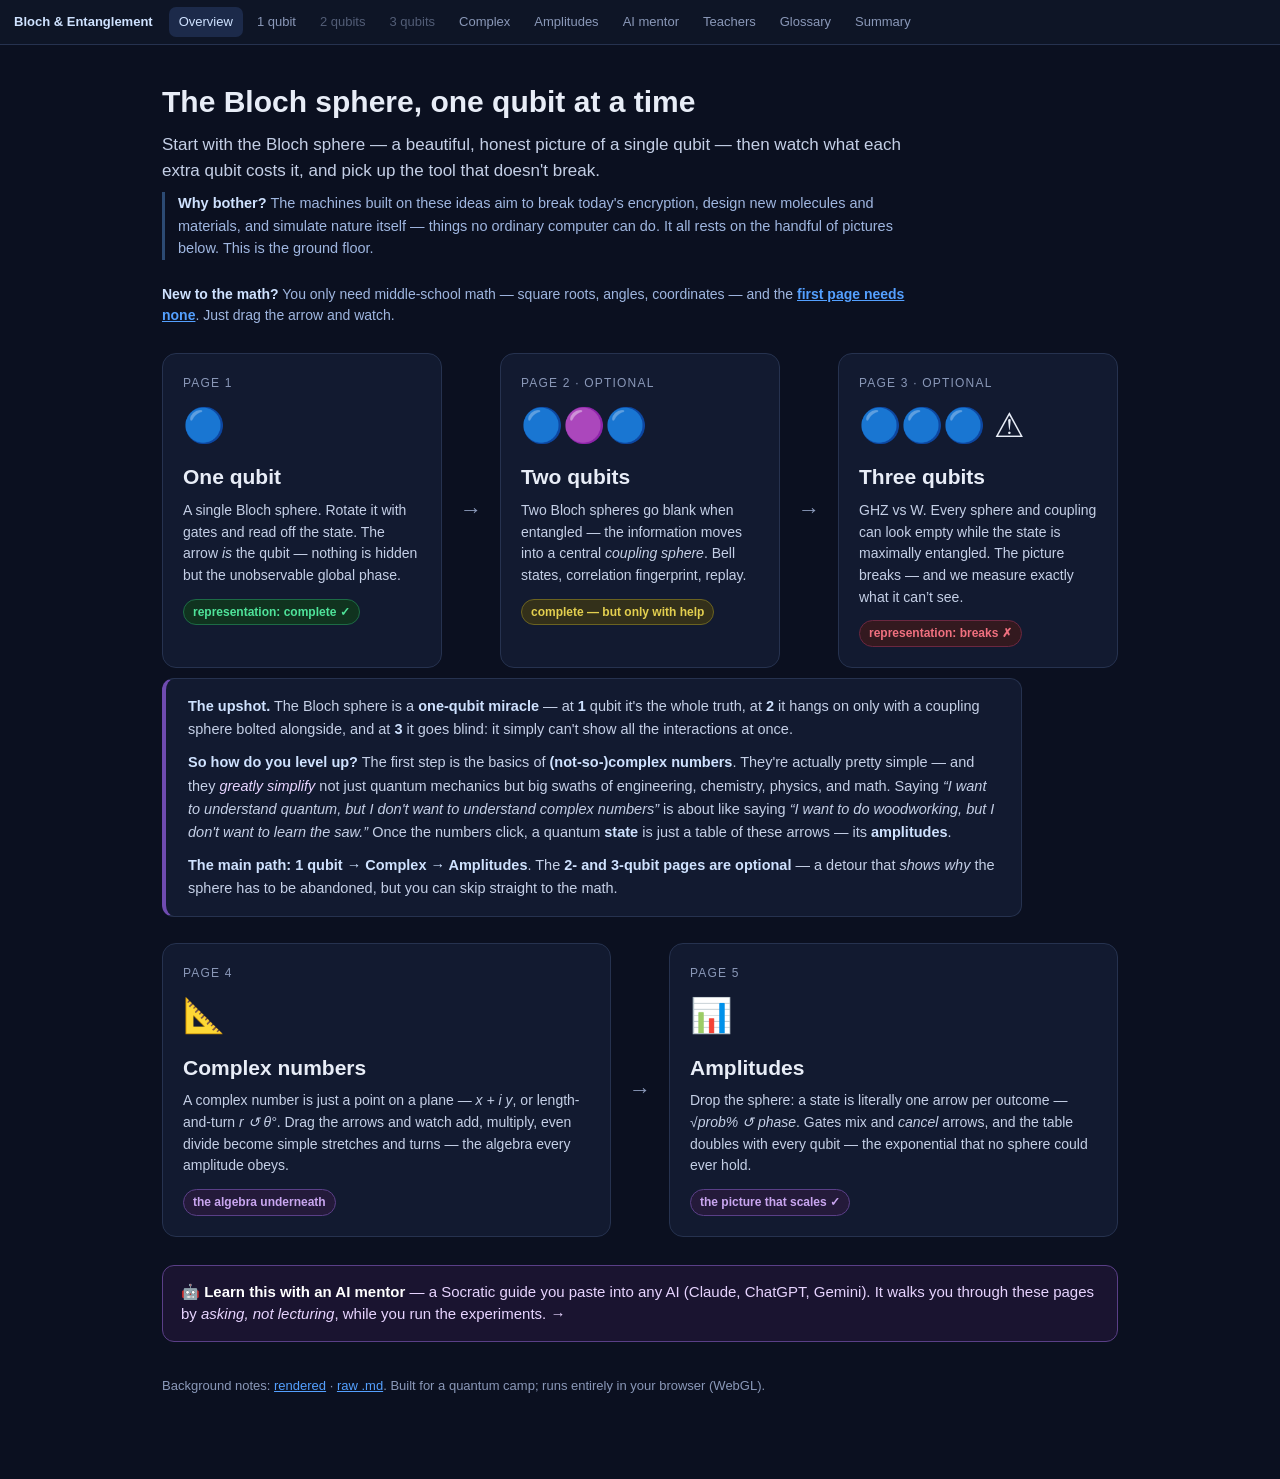
<file: docs/index.html>
<!DOCTYPE html>
<html lang="en">
<head>
<meta charset="UTF-8" />
<meta name="viewport" content="width=device-width, initial-scale=1.0" />
<link rel="icon" href="favicon.svg" />
<title>Bloch Spheres &amp; Entanglement — a 1 → 2 → 3 qubit progression</title>
<style>
  :root{--bg:#0b1020;--panel:#121a30;--panel2:#0e1526;--ink:#e8edf7;--muted:#8a98b8;--line:#26324f;--b:#54a0ff}
  *{box-sizing:border-box}
  html,body{margin:0;background:var(--bg);color:var(--ink);
    font-family:-apple-system,BlinkMacSystemFont,"Segoe UI",Roboto,Helvetica,Arial,sans-serif;line-height:1.55}
  .qnav{display:flex;align-items:center;gap:4px;padding:7px 14px;background:#0e1526;
    border-bottom:1px solid #26324f;font-size:13px}
  .qnav .brand{font-weight:700;color:#cfe2ff;margin-right:12px}
  .qnav a{color:#8a98b8;text-decoration:none;padding:5px 10px;border-radius:7px}
  .qnav a:hover{background:#16203a;color:#cfe2ff}
  .qnav a.opt{opacity:.55}
  .qnav a.active{background:#1c2a4a;color:#cfe2ff}
  .wrap{max-width:1000px;margin:0 auto;padding:34px 22px 70px}
  h1{font-size:30px;margin:0 0 6px}
  .lede{color:#c4cfe6;font-size:17px;max-width:760px;margin:0 0 8px}
  .why{color:#9fb6e0;font-size:14.5px;max-width:760px;margin:0 0 24px;border-left:3px solid #2c4a73;padding-left:13px;line-height:1.55}
  .why b{color:#cfe2ff}
  .start{color:#9fb6e0;font-size:14px;max-width:760px;margin:0 0 26px}
  .start b{color:#cfe2ff} .start a{color:var(--b);font-weight:600}
  .thesis{color:var(--muted);max-width:760px;margin:0 0 30px}
  .thesis b{color:#cfe2ff}
  .cards{display:flex;flex-wrap:wrap;gap:18px;align-items:stretch;margin-bottom:8px}
  a.card{flex:1 1 250px;text-decoration:none;color:inherit;background:var(--panel);
    border:1px solid var(--line);border-radius:14px;padding:20px;transition:.14s}
  .upshot{background:var(--panel);border:1px solid var(--line);border-left:4px solid #6f4bb0;
    border-radius:12px;padding:16px 22px;margin:10px 0 26px;max-width:860px}
  .upshot p{margin:0 0 10px;color:#c4cfe6;font-size:14.5px;line-height:1.6}
  .upshot p:last-child{margin-bottom:0}
  .upshot b{color:#cfe2ff} .upshot em{font-style:italic;color:#e7d4ff}
  a.card:hover{border-color:#46598f;transform:translateY(-2px);background:#16203a}
  .card .n{font-size:12px;letter-spacing:.1em;text-transform:uppercase;color:var(--muted)}
  .card h2{font-size:21px;margin:4px 0 6px}
  .card .viz{font-size:34px;margin:6px 0 10px}
  .card p{color:#c4cfe6;font-size:14px;margin:0 0 12px}
  .tag{display:inline-block;font-size:12px;font-weight:600;padding:3px 9px;border-radius:20px}
  .tag.ok{background:#10331f;color:#4fe39a;border:1px solid #1d6b45}
  .tag.edge{background:#33301a;color:#e3cf4f;border:1px solid #6b6320}
  .tag.fail{background:#33191f;color:#f0707f;border:1px solid #6b2740}
  .tag.found{background:#241a3a;color:#c9a6f0;border:1px solid #5a3f87}
  .arrow{flex:0 0 auto;color:var(--muted);font-size:22px;align-self:center;text-align:center}
  .foot{margin-top:34px;color:var(--muted);font-size:13px}
  .foot a{color:var(--b)}
  a.mentor{display:block;margin:28px 0 0;padding:15px 18px;background:#1a1430;border:1px solid #5a3f87;border-radius:12px;color:#e7d4ff;text-decoration:none;font-size:15px;line-height:1.5;transition:.14s}
  a.mentor:hover{background:#221a3e;border-color:#7d5cc0;transform:translateY(-1px)}
  a.mentor b{color:#fff}
  @media(max-width:840px){.arrow{display:none}}
  @media(max-width:560px){.wrap{padding:20px 16px 60px}h1{font-size:24px}.lede{font-size:15px}}
</style>
</head>
<body>
<nav class="qnav">
  <span class="brand">Bloch &amp; Entanglement</span>
  <a href="index.html" class="active">Overview</a>
  <a href="one-qubit.html">1 qubit</a>
  <a href="two-qubit.html" class="opt">2 qubits</a>
  <a href="three-qubit.html" class="opt">3 qubits</a>
  <a href="complex.html">Complex</a>
  <a href="amplitudes.html">Amplitudes</a>
  <a href="ai-mentor.html">AI mentor</a>
  <a href="reader.html?doc=teachers.md">Teachers</a>
  <a href="reader.html?doc=glossary.md">Glossary</a>
  <a href="reader.html?doc=summary.md">Summary</a>
</nav>
<div class="wrap">
  <h1>The Bloch sphere, one qubit at a time</h1>
  <p class="lede">Start with the Bloch sphere — a beautiful, honest picture of a single qubit — then
    watch what each extra qubit costs it, and pick up the tool that doesn't break.</p>
  <p class="why"><b>Why bother?</b> The machines built on these ideas aim to break today's encryption,
    design new molecules and materials, and simulate nature itself — things no ordinary computer can do.
    It all rests on the handful of pictures below. This is the ground floor.</p>
  <p class="start"><b>New to the math?</b> You only need middle-school math — square roots, angles, coordinates —
    and the <a href="one-qubit.html">first page needs none</a>. Just drag the arrow and watch.</p>

  <div class="cards">
    <a class="card" href="one-qubit.html">
      <div class="n">Page 1</div>
      <div class="viz">🔵</div>
      <h2>One qubit</h2>
      <p>A single Bloch sphere. Rotate it with gates and read off the state. The arrow <em>is</em>
        the qubit — nothing is hidden but the unobservable global phase.</p>
      <span class="tag ok">representation: complete ✓</span>
    </a>

    <div class="arrow">→</div>

    <a class="card" href="two-qubit.html">
      <div class="n">Page 2 · optional</div>
      <div class="viz">🔵🟣🔵</div>
      <h2>Two qubits</h2>
      <p>Two Bloch spheres go blank when entangled — the information moves into a central
        <em>coupling sphere</em>. Bell states, correlation fingerprint, replay.</p>
      <span class="tag edge">complete — but only with help</span>
    </a>

    <div class="arrow">→</div>

    <a class="card" href="three-qubit.html">
      <div class="n">Page 3 · optional</div>
      <div class="viz">🔵🔵🔵 ⚠</div>
      <h2>Three qubits</h2>
      <p>GHZ vs W. Every sphere and coupling can look empty while the state is maximally entangled.
        The picture breaks — and we measure exactly what it can’t see.</p>
      <span class="tag fail">representation: breaks ✗</span>
    </a>
  </div>

  <div class="upshot">
    <p><b>The upshot.</b> The Bloch sphere is a <b>one-qubit miracle</b> — at <b>1</b> qubit it's the
      whole truth, at <b>2</b> it hangs on only with a coupling sphere bolted alongside, and at
      <b>3</b> it goes blind: it simply can't show all the interactions at once.</p>
    <p><b>So how do you level up?</b> The first step is the basics of <b>(not-so-)complex numbers</b>.
      They're actually pretty simple — and they <em>greatly simplify</em> not just quantum mechanics
      but big swaths of engineering, chemistry, physics, and math. Saying <i>“I want to understand
      quantum, but I don't want to understand complex numbers”</i> is about like saying <i>“I want
      to do woodworking, but I don't want to learn the saw.”</i> Once the numbers click, a quantum
      <b>state</b> is just a table of these arrows — its <b>amplitudes</b>.</p>
    <p><b>The main path:</b> <b>1 qubit → Complex → Amplitudes</b>. The <b>2- and 3-qubit pages are
      optional</b> — a detour that <i>shows why</i> the sphere has to be abandoned, but you can skip
      straight to the math.</p>
  </div>

  <div class="cards">
    <a class="card" href="complex.html">
      <div class="n">Page 4</div>
      <div class="viz">📐</div>
      <h2>Complex numbers</h2>
      <p>A complex number is just a point on a plane — <em>x + i y</em>, or length-and-turn
        <em>r ↺ θ°</em>. Drag the arrows and watch add, multiply, even divide become simple
        stretches and turns — the algebra every amplitude obeys.</p>
      <span class="tag found">the algebra underneath</span>
    </a>

    <div class="arrow">→</div>

    <a class="card" href="amplitudes.html">
      <div class="n">Page 5</div>
      <div class="viz">📊</div>
      <h2>Amplitudes</h2>
      <p>Drop the sphere: a state is literally one arrow per outcome — <em>√prob% ↺ phase</em>.
        Gates mix and <em>cancel</em> arrows, and the table doubles with every qubit — the
        exponential that no sphere could ever hold.</p>
      <span class="tag found">the picture that scales ✓</span>
    </a>
  </div>

  <a class="mentor" href="ai-mentor.html">🤖 <b>Learn this with an AI mentor</b> — a Socratic guide you paste into any AI
    (Claude, ChatGPT, Gemini). It walks you through these pages by <em>asking, not lecturing</em>, while you run the
    experiments. →</a>

  <p class="foot">Background notes: <a href="notes.html">rendered</a> ·
    <a href="bloch-sphere-and-entanglement.md">raw .md</a>. Built for a quantum camp; runs entirely
    in your browser (WebGL).</p>
</div>
</body>
</html>
</file>
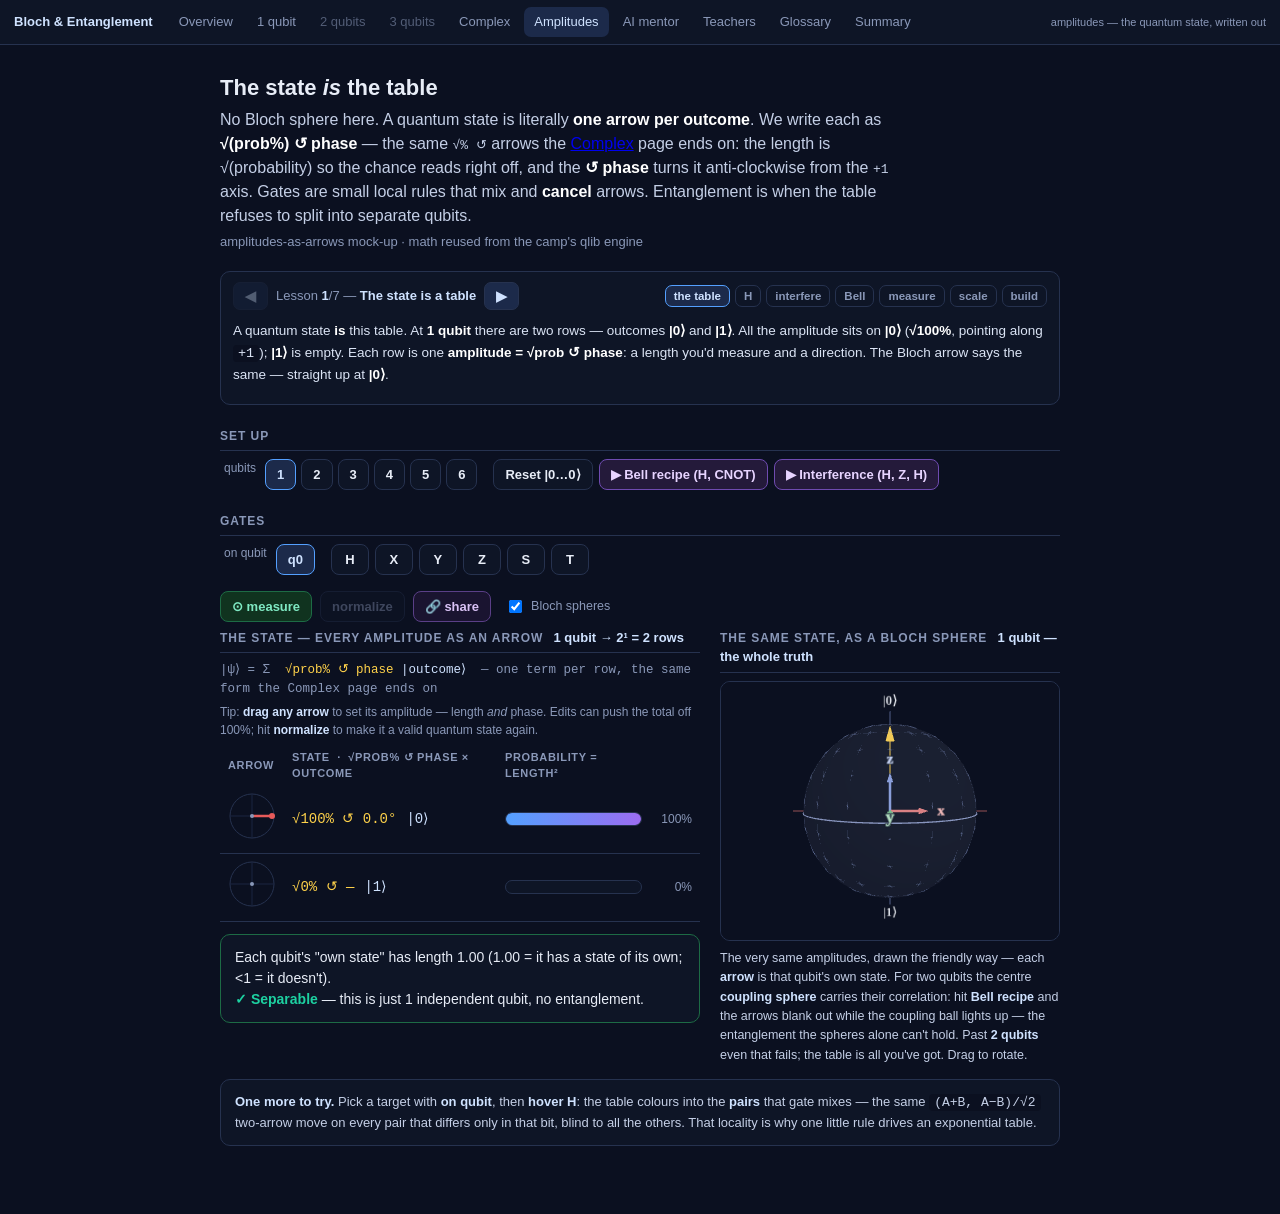
<file: docs/amplitudes.html>
<!DOCTYPE html>
<html lang="en">
<head>
<meta charset="UTF-8" />
<meta name="viewport" content="width=device-width, initial-scale=1.0" />
<link rel="icon" href="favicon.svg" />
<title>The state IS the table — amplitudes as arrows</title>
<style>
  :root{--bg:#0b1020;--panel:#121a30;--panel2:#0e1526;--ink:#e8edf7;--muted:#8a98b8;--line:#26324f;
    --b:#54a0ff;--good:#1dd1a1;--bad:#f0707f;--accent:#ffd24a}
  *{box-sizing:border-box}
  body{margin:0;background:var(--bg);color:var(--ink);
    font-family:-apple-system,BlinkMacSystemFont,"Segoe UI",Roboto,Helvetica,Arial,sans-serif;line-height:1.5}
  .wrap{max-width:880px;margin:0 auto;padding:26px 20px 70px}
  h1{font-size:22px;margin:0 0 4px}
  .lede{color:#c4cfe6;max-width:680px;margin:0 0 4px}
  .lede b{color:#fff}
  .sub{color:var(--muted);font-size:13px;margin:0 0 20px}
  h2{font-size:12px;text-transform:uppercase;letter-spacing:.08em;color:var(--muted);
    margin:22px 0 8px;border-bottom:1px solid var(--line);padding-bottom:5px}
  .rowcount{text-transform:none;letter-spacing:0;color:#cfe2ff;font-weight:700;font-size:13px;margin-left:6px}
  .staterow{display:flex;flex-wrap:wrap;gap:8px;align-items:center;margin:16px 0 6px}
  .staterow .showbloch{display:flex;align-items:center;gap:6px;font-size:12.5px;color:var(--muted);margin-left:6px;cursor:pointer}
  .statewrap{display:flex;gap:20px;align-items:flex-start;flex-wrap:wrap}
  .statecol{flex:1 1 440px;min-width:0}
  .blochcol{flex:0 0 340px}
  .statecol>h2:first-child,.blochcol>h2:first-child{margin-top:0}
  .measbtn:disabled,.normbtn:disabled,.measbtn:disabled:hover,.normbtn:disabled:hover{opacity:.4;cursor:default;background:var(--panel2);border-color:#26324f;color:var(--muted)}
  #blochStage{position:relative;width:100%;height:260px;background:#0b1020;border:1px solid var(--line);border-radius:10px;overflow:hidden;touch-action:none}
  #bcanvas{display:block;width:100%;height:100%}
  #blochCompare .cap{font-size:12.5px;color:#c4cfe6;line-height:1.55;margin:8px 0 0}
  #blochCompare .cap b{color:#cfe2ff}
  .row{display:flex;flex-wrap:wrap;gap:6px;align-items:center}
  button,select{background:var(--panel2);color:var(--ink);border:1px solid var(--line);border-radius:8px;
    padding:7px 11px;font-size:13px;cursor:pointer;font-weight:600}
  button:hover{border-color:#46598f;background:#18223c}
  button.on{background:#1c2a4a;border-color:var(--b);color:#cfe2ff}
  button.gate{min-width:38px}
  .seg{display:inline-flex;gap:5px;margin-right:10px}
  label.k{font-size:12px;color:var(--muted);margin:0 4px}
  /* amplitude table */
  table{width:100%;border-collapse:collapse;margin-top:6px}
  th{font-size:11px;text-transform:uppercase;letter-spacing:.06em;color:var(--muted);text-align:left;padding:4px 8px;font-weight:600}
  td{padding:6px 8px;border-bottom:1px solid var(--line);vertical-align:middle}
  td.ket{font-family:ui-monospace,Menlo,Consolas,monospace;font-size:15px;color:#cfe2ff;width:64px}
  td.num{font-family:ui-monospace,Menlo,Consolas,monospace;font-size:13px;width:120px;color:#c4cfe6}
  td.ph{width:52px}
  .pbar{position:relative;height:14px;background:var(--panel2);border:1px solid var(--line);border-radius:7px;overflow:hidden;min-width:120px}
  .pbar>i{position:absolute;left:0;top:0;bottom:0;background:linear-gradient(90deg,var(--b),#9b6cf0);width:0;transition:width .25s}
  td.prob{width:50px;text-align:right;font-variant-numeric:tabular-nums;font-size:12px;color:var(--muted)}
  td.state{font-family:ui-monospace,Menlo,Consolas,monospace;font-size:14px;white-space:nowrap}
  td.state .amp{color:var(--accent)}
  td.state .ketc{color:#cfe2ff;margin-left:10px}
  .stform{font-family:ui-monospace,Menlo,Consolas,monospace;font-size:12.5px;color:var(--muted);margin:2px 0 0}
  .stform .amp{color:var(--accent)} .stform .ketc{color:#cfe2ff}
  td:first-child{transition:border-left .12s}
  .pairing{margin-top:12px;padding:11px 14px;border-radius:10px;border:1px solid #3a4a6a;background:var(--panel2);font-size:13px}
  .pairing .phead{color:#c4cfe6;margin-bottom:7px;line-height:1.5}
  .pairing .phead code{background:#0b1020;padding:1px 5px;border-radius:4px;color:#cfe2ff;font-size:12px}
  .pairing .prow{display:flex;align-items:center;gap:4px;padding:3px 0;flex-wrap:wrap}
  .pairing .prow.dim{opacity:.4}
  .pairing .dot{width:9px;height:9px;border-radius:50%;display:inline-block;margin-right:5px;flex:none}
  .pairing .pk{font-family:ui-monospace,Menlo,Consolas,monospace;font-size:12px;color:#cfe2ff}
  .pairing .op{color:var(--muted);margin:0 1px} .pairing .arr{color:var(--accent);margin:0 7px;font-weight:700}
  .pairing .amt{font-family:ui-monospace,Menlo,Consolas,monospace;font-size:11px;color:var(--accent);margin-left:2px}
  tr.flash td{animation:fl 0.7s ease}
  @keyframes fl{0%{background:#2a2f1a}100%{background:transparent}}
  .verdict{margin-top:12px;padding:12px 14px;border-radius:10px;border:1px solid var(--line);background:var(--panel2);font-size:14px}
  .verdict.sep{border-color:#1d6b45} .verdict.ent{border-color:#6b2740}
  .verdict b{color:#fff} .verdict .good{color:var(--good)} .verdict .bad{color:var(--bad)}
  .verdict .mono{font-family:ui-monospace,Menlo,Consolas,monospace}
  .rlist{display:flex;gap:16px;margin-top:6px;font-size:12px;color:var(--muted);flex-wrap:wrap}
  .note{font-size:13px;color:#c4cfe6;line-height:1.55;background:var(--panel2);border:1px solid var(--line);border-radius:10px;padding:12px 14px;margin-top:14px}
  .note b{color:#cfe2ff} .note code{background:#0b1020;padding:1px 5px;border-radius:4px}
  .recipe{background:#241a3a;border-color:#6f4bb0;color:#e7d4ff}
  .measbtn{background:#10331f;border-color:#1d6b45;color:#7fe9c3}
  .measbtn:hover{border-color:#1dd1a1;background:#14422a}
  .normbtn{background:#0e1f33;border-color:#2c4a73;color:#aaccf5}
  .normbtn:hover{border-color:#54a0ff;background:#13263d}
  .sharebtn{background:#1a1430;border-color:#5a3f87;color:#d9c2f5}
  .sharebtn:hover{border-color:#7d5cc0;background:#241a3e}
  #tbody td.ph svg{cursor:grab;touch-action:none}
  #tbody td.ph svg:active{cursor:grabbing}
  .editnote{font-size:12px;color:var(--muted);margin:4px 0 0}
  .editnote b{color:#cfe2ff}
  /* guided lessons */
  .lessons{margin:14px 0 16px;padding:10px 12px;background:var(--panel2);border:1px solid var(--line);border-radius:10px;display:flex;flex-wrap:wrap;align-items:center;gap:8px}
  .lessons .nav{background:#1c2a4a;border:1px solid var(--line);color:#cfe2ff;border-radius:7px;padding:5px 11px;font-size:14px;cursor:pointer;font-weight:700}
  .lessons .nav:disabled{opacity:.35;cursor:default}
  .lessons .ltitle{font-size:13px;color:var(--muted)} .lessons .ltitle b{color:#cfe2ff}
  .lessons .lchips{display:flex;flex-wrap:wrap;gap:5px;margin-left:auto}
  .lchip{background:var(--panel2);border:1px solid var(--line);color:var(--muted);border-radius:7px;padding:4px 8px;font-size:11.5px;cursor:pointer;font-weight:600}
  .lchip:hover{border-color:#46598f;color:#cfe2ff} .lchip.on{background:#1c2a4a;border-color:var(--b);color:#cfe2ff}
  .lessons .lbody{flex-basis:100%;font-size:13.5px;line-height:1.6;color:#dbe4f5;margin-top:2px}
  .lessons .lbody b{color:#fff} .lessons .lbody em{color:#9fd0ff;font-style:normal} .lessons .lbody code{background:#0b1020;padding:1px 5px;border-radius:4px}
  .lquiz{flex-basis:100%}
  .lq-q{font-size:13px;color:#cfe2ff;font-weight:600;margin-bottom:7px}
  .lq-opt{background:var(--panel2);border:1px solid var(--line);color:#dbe4f5;border-radius:7px;padding:6px 11px;font-size:12.5px;cursor:pointer;margin:0 6px 6px 0;font-weight:600}
  .lq-opt:hover:not(:disabled){border-color:#46598f} .lq-opt:disabled{cursor:default}
  .lq-opt.right{background:#10331f;border-color:#1d6b45;color:#7fe9c3} .lq-opt.wrong{background:#331920;border-color:#6b2740;color:#f0a0ac}
  .lq-fb{font-size:12.5px;color:#dbe4f5;line-height:1.5;margin-top:3px}
  .lq-fb .ok{color:#4fe39a} .lq-fb .no{color:#f0a0ac}
  /* shared progression nav */
  .qnav{display:flex;align-items:center;gap:4px;padding:7px 14px;background:#0e1526;border-bottom:1px solid #26324f;font-size:13px;flex-wrap:wrap}
  .qnav .brand{font-weight:700;color:#cfe2ff;margin-right:12px}
  .qnav a{color:#8a98b8;text-decoration:none;padding:5px 10px;border-radius:7px}
  .qnav a:hover{background:#16203a;color:#cfe2ff}
  .qnav a.opt{opacity:.55}
  .qnav a.active{background:#1c2a4a;color:#cfe2ff}
  .qnav .warn{margin-left:auto;font-size:11px;color:#8a98b8}
  @media(max-width:620px){.wrap{padding:18px 14px 60px}.statecol{flex-basis:100%;overflow-x:auto}.blochcol{flex:1 1 100%}}
</style>
<script type="importmap">
{ "imports": {
  "three": "./vendor/three.module.js",
  "three/addons/": "./vendor/addons/"
}}
</script>
<script src="qlib.js"></script>
</head>
<body>
<nav class="qnav">
  <span class="brand">Bloch &amp; Entanglement</span>
  <a href="index.html">Overview</a>
  <a href="one-qubit.html">1 qubit</a>
  <a href="two-qubit.html" class="opt">2 qubits</a>
  <a href="three-qubit.html" class="opt">3 qubits</a>
  <a href="complex.html">Complex</a>
  <a href="amplitudes.html" class="active">Amplitudes</a>
  <a href="ai-mentor.html">AI mentor</a>
  <a href="reader.html?doc=teachers.md">Teachers</a>
  <a href="reader.html?doc=glossary.md">Glossary</a>
  <a href="reader.html?doc=summary.md">Summary</a>
  <span class="warn">amplitudes — the quantum state, written out</span>
</nav>
<div class="wrap">
  <h1>The state <em>is</em> the table</h1>
  <p class="lede">No Bloch sphere here. A quantum state is literally <b>one arrow per outcome</b>.
    We write each as <b>√(prob%) ↺ phase</b> — the same <code>√% ↺</code> arrows the
    <a href="complex.html">Complex</a> page ends on: the length is √(probability) so the chance reads
    right off, and the <b>↺ phase</b> turns it anti-clockwise from the <code>+1</code> axis. Gates are small local rules that mix and
    <b>cancel</b> arrows. Entanglement is when the table refuses to split into separate qubits.</p>
  <p class="sub">amplitudes-as-arrows mock-up · math reused from the camp's qlib engine</p>

  <div id="lessons" class="lessons">
    <button class="nav" id="lprev">◀</button>
    <span class="ltitle" id="ltitle"></span>
    <button class="nav" id="lnext">▶</button>
    <span class="lchips" id="lchips"></span>
    <div class="lbody" id="lbody"></div>
    <div class="lquiz" id="lquiz"></div>
  </div>

  <h2>Set up</h2>
  <div class="row" style="margin-bottom:8px">
    <span class="seg"><label class="k">qubits</label>
      <button class="qn" data-n="1">1</button>
      <button class="qn on" data-n="2">2</button>
      <button class="qn" data-n="3">3</button>
      <button class="qn" data-n="4">4</button>
      <button class="qn" data-n="5">5</button>
      <button class="qn" data-n="6">6</button>
    </span>
    <button id="reset">Reset |0…0⟩</button>
    <button class="recipe" id="rBell">▶ Bell recipe (H, CNOT)</button>
    <button class="recipe" id="rInt">▶ Interference (H, Z, H)</button>
  </div>

  <h2>Gates</h2>
  <div class="row" style="margin-bottom:8px">
    <span class="seg" id="tgtSeg"><label class="k">on qubit</label></span>
    <button class="gate" data-g="H">H</button>
    <button class="gate" data-g="X">X</button>
    <button class="gate" data-g="Y">Y</button>
    <button class="gate" data-g="Z">Z</button>
    <button class="gate" data-g="S">S</button>
    <button class="gate" data-g="T">T</button>
  </div>
  <div class="row" id="cnotRow">
    <span class="seg"><label class="k">controls</label><span id="ctrlSeg"></span></span>
    <span class="seg"><label class="k">target</label><select id="targ"></select></span>
    <button id="doCX">apply CNOT</button>
  </div>
  <div class="editnote" id="cxHint"><b>0</b> controls = <b>NOT</b> · <b>1</b> = <b>CNOT</b> · <b>2</b> = <b>CCNOT (Toffoli)</b> — toggle the control qubit(s), pick a target. It's one gate: a NOT that only fires when its controls are all 1.</div>

  <div class="staterow">
    <button class="measbtn" id="measure">⊙ measure</button>
    <button class="normbtn" id="normalize">normalize</button>
    <button class="sharebtn" id="share" title="copy a link that reopens this exact state">🔗 share</button>
    <label class="showbloch"><input type="checkbox" id="showBloch" checked /> Bloch spheres</label>
  </div>

  <div class="statewrap">
    <div class="statecol">
      <h2>The state — every amplitude as an arrow <span id="rowcount" class="rowcount"></span></h2>
      <p class="stform">|ψ⟩ = Σ &nbsp;<span class="amp">√prob% ↺ phase</span> <span class="ketc">|outcome⟩</span>&nbsp; — one term per row, the same form the Complex page ends on</p>
      <p class="editnote">Tip: <b>drag any arrow</b> to set its amplitude — length <em>and</em> phase. Edits can push the total off 100%; hit <b>normalize</b> to make it a valid quantum state again.</p>
      <table>
        <thead><tr><th>arrow</th><th>state &nbsp;·&nbsp; √prob% ↺ phase × outcome</th><th>probability = length²</th><th></th></tr></thead>
        <tbody id="tbody"></tbody>
      </table>
      <div id="hview" class="pairing" style="display:none"></div>
      <div class="verdict" id="verdict"></div>
    </div>

    <div id="blochCompare" class="blochcol">
      <h2>The same state, as a Bloch sphere <span id="blochNote" class="rowcount"></span></h2>
      <div id="blochStage"><canvas id="bcanvas" aria-label="Bloch-sphere view of the current quantum state (WebGL). Drag to rotate."></canvas></div>
      <p class="cap">The very same amplitudes, drawn the friendly way — each <b>arrow</b> is that qubit's
        own state. For two qubits the centre <b>coupling sphere</b> carries their correlation: hit
        <b>Bell recipe</b> and the arrows blank out while the coupling ball lights up — the entanglement
        the spheres alone can't hold. Past <b>2 qubits</b> even that fails; the table is all you've got.
        Drag to rotate.</p>
    </div>
  </div>

  <div class="note">
    <b>One more to try.</b> Pick a target with <b>on qubit</b>, then <b>hover H</b>: the table colours into
    the <b>pairs</b> that gate mixes — the same <code>(A+B, A−B)/√2</code> two-arrow move on every pair
    that differs only in that bit, blind to all the others. That locality is why one little rule drives an
    exponential table.
  </div>
</div>

<script type="module">
import * as THREE from 'three';
import { OrbitControls } from 'three/addons/controls/OrbitControls.js';
Q.initThree(THREE, OrbitControls);
const { C, cmul, csub, cadd, cabs2, fmtC, gates, applyU, cnot, mcx, bloch, concurrence,
  setupScene, makeBlochView, attachResize, startLoop, encodeState, decodeState } = Q;
const $ = id => document.getElementById(id);
let n = 2, target = 0, ctrls = new Set();          // ctrls = control qubits for the controlled-NOT (NOT/CNOT/CCNOT)
let state = mk(2);
let prev = null;
let hview = null;                                   // which qubit's H pairing is being previewed (or null)

function mk(nn) { const s = new Array(1 << nn).fill(0).map(() => C(0)); s[0] = C(1); return s; }
const ket = i => '|' + i.toString(2).padStart(n, '0') + '⟩';
const SUP = ['', '¹', '²', '³', '⁴', '⁵', '⁶'];     // 2ⁿ row-count badge
const NORM_EPS = 1e-9;                              // norm tolerance, scaled by 2ⁿ (the number of terms)

function phasor(a, R = 24) {
  const mag = Math.hypot(a.re, a.im), ph = Math.atan2(a.im, a.re);
  const len = mag * (R - 4), tx = (R + len * Math.cos(ph)).toFixed(1), ty = (R - len * Math.sin(ph)).toFixed(1);
  const hue = (((ph * 180 / Math.PI) + 360) % 360).toFixed(0);
  const col = mag < 1e-6 ? '#2c3656' : `hsl(${hue},75%,63%)`;
  const arrow = mag < 1e-6 ? '' :
    `<line x1="${R}" y1="${R}" x2="${tx}" y2="${ty}" stroke="${col}" stroke-width="2.6" stroke-linecap="round"/>` +
    `<circle cx="${tx}" cy="${ty}" r="3" fill="${col}"/>`;
  return `<svg width="${2 * R}" height="${2 * R}" viewBox="0 0 ${2 * R} ${2 * R}">` +
    `<circle cx="${R}" cy="${R}" r="${R - 2}" fill="#0b1020" stroke="#26324f"/>` +
    `<line x1="2" y1="${R}" x2="${2 * R - 2}" y2="${R}" stroke="#1b2540"/>` +
    `<line x1="${R}" y1="2" x2="${R}" y2="${2 * R - 2}" stroke="#1b2540"/>` +
    arrow + `<circle cx="${R}" cy="${R}" r="2" fill="#8a98b8"/></svg>`;
}

function ampPolar(a) {                               // amplitude as √(prob%) ↺ phase°
  const p = cabs2(a);
  if (p < 1e-9) return '√0% ↺ —';                   // zero amplitude has no direction
  const ph = ((Math.atan2(a.im, a.re) * 180 / Math.PI) % 360 + 360) % 360;
  return `√${(p * 100).toFixed(0)}% ↺ ${ph.toFixed(1)}°`;
}

/* ---- Bloch-sphere comparison (only an honest picture for n ≤ 2) ---- */
let bScene = null, bView = null;
function initBloch() {                               // degrade gracefully if WebGL is unavailable
  try {
    bScene = setupScene($('bcanvas'), { cameraPos: [0, 0.5, 6.2], bg: 0x0b1020, ambient: 0.9, point: 60 });
    attachResize($('blochStage'), bScene.renderer, bScene.camera);
    startLoop(bScene.renderer, bScene.scene, bScene.camera, bScene.controls);
  } catch (e) { bScene = null; }
}
function buildBloch() {                              // (re)build the shared Bloch view for the current n
  if (bView) { bView.dispose(); bView = null; }
  if (n === 1) {
    bView = makeBlochView(bScene.scene, { n: 1, colors: [0xffd24a], tags: ['q0'] });
    bScene.camera.position.set(0, 0.4, 3.7);
  } else if (n === 2) {
    bView = makeBlochView(bScene.scene, { n: 2, sep: 1.7, couplingRad: 0.5,
      colors: [0xff9f43, 0x54a0ff], tags: ['q0', 'q1'], tagColors: ['#ff9f43', '#9fc6ff'] });
    bScene.camera.position.set(0, 0.5, 6.2);
  }
  bScene.controls.target.set(0, 0, 0); bScene.controls.update();
}
function syncBloch() {                               // show + rebuild on a qubit-count change, hide past 2 or when unchecked
  const show = bScene && n <= 2 && $('showBloch').checked;
  $('blochCompare').style.display = show ? '' : 'none';
  if (show) { buildBloch(); window.dispatchEvent(new Event('resize')); }
}
function updateBloch() {                             // arrows = reduced Bloch vectors; centre coupling sphere = correlations
  if (!bScene || n > 2 || !bView) return;
  bView.set(state, n);
  $('blochNote').textContent = n === 1 ? '1 qubit — the whole truth' : '2 qubits — spheres blank, coupling holds it';
}

function render() {
  let html = '';
  for (let i = 0; i < state.length; i++) {
    const a = state[i], p = cabs2(a);
    const changed = prev && (Math.abs(prev[i].re - a.re) > 1e-9 || Math.abs(prev[i].im - a.im) > 1e-9);
    html += `<tr class="${changed ? 'flash' : ''}">` +
      `<td class="ph" data-i="${i}">${phasor(a)}</td>` +
      `<td class="state"><span class="amp">${ampPolar(a)}</span><span class="ketc">${ket(i)}</span></td>` +
      `<td><div class="pbar"><i style="width:${(p * 100).toFixed(1)}%"></i></div></td>` +
      `<td class="prob">${(p * 100).toFixed(0)}%</td></tr>`;
  }
  $('tbody').innerHTML = html;
  $('rowcount').textContent = `${n} qubit${n > 1 ? 's' : ''} → 2${SUP[n]} = ${state.length} rows`;

  // normalize is for an off-norm state; measure only makes sense on a valid (Σ|amp|²=1) one
  const sumP = state.reduce((s, a) => s + cabs2(a), 0), normd = Math.abs(sumP - 1) <= (1 << n) * NORM_EPS;
  $('normalize').disabled = normd;
  $('measure').disabled = !normd;

  // entanglement / factor verdict
  const lens = []; for (let q = 0; q < n; q++) lens.push(bloch(state, n, q).len);
  const product = lens.every(L => L > 0.999);
  const v = $('verdict');
  let body = `Each qubit's "own state" has length ${lens.map(L => L.toFixed(2)).join(', ')} ` +
    `(1.00 = it has a state of its own; <1 = it doesn't).<br>`;
  if (n === 2) {
    const d = csub(cmul(state[0], state[3]), cmul(state[1], state[2]));   // a00·a11 − a01·a10
    body += `<span class="mono">a₀₀·a₁₁ − a₀₁·a₁₀ = ${fmtC(d)}</span> — this is 0 exactly when the table factors. `;
  }
  if (product) { v.className = 'verdict sep'; v.innerHTML = body + `<b class="good">✓ Separable</b> — this is just ${n} independent qubit${n > 1 ? 's' : ''}, no entanglement.`; }
  else { v.className = 'verdict ent'; v.innerHTML = body + `<b class="bad">✗ Cannot factor</b> — at least one qubit has no state of its own. <b>This is entanglement</b>${n === 2 ? ` (concurrence ${concurrence(state).toFixed(2)})` : ''}.`; }
  drawHView();
  updateBloch();
}

function commit(newState) { prev = state.map(a => C(a.re, a.im)); state = newState; render(); }

/* ---- H pairing preview: H on qubit k pairs rows that differ only in bit k ---- */
const PAIRPAL = ['#ffd24a', '#1dd1a1', '#54a0ff', '#f0707f'];
const INV2 = 1 / Math.SQRT2;
const scaleC = (a, s) => C(a.re * s, a.im * s);
function hPairs(k) {
  const v = 1 << (n - 1 - k);                       // place value of qubit k (q0 is the leftmost / MSB)
  const pairs = [];
  for (let i = 0; i < state.length; i++) if ((i & v) === 0) pairs.push({ top: i, bot: i | v });
  return { v, pairs };
}
function drawHView() {
  const rows = [...document.querySelectorAll('#tbody tr')];
  rows.forEach(r => { if (r.cells[0]) r.cells[0].style.borderLeft = ''; });
  const panel = $('hview');
  if (hview === null || hview >= n) { panel.style.display = 'none'; return; }
  const k = hview, { v, pairs } = hPairs(k);
  pairs.forEach((p, idx) => {
    const col = PAIRPAL[idx % PAIRPAL.length];
    [p.top, p.bot].forEach(i => { if (rows[i]) rows[i].cells[0].style.borderLeft = `3px solid ${col}`; });
  });
  let html = `<div class="phead">H on <b>q${k}</b>: <b>${pairs.length}</b> pair${pairs.length > 1 ? 's' : ''} that differ only in bit ${k} ` +
    `(partners ${v === 1 ? 'are neighbours' : 'sit ' + v + ' rows apart'}). Every pair gets the <b>same</b> two-arrow move — ` +
    `<code>top ← (A+B)/√2</code>, <code>bottom ← (A−B)/√2</code> — and the other ${n - 1} bit${n - 1 === 1 ? '' : 's'} just ride along.</div>`;
  pairs.forEach((p, idx) => {
    const col = PAIRPAL[idx % PAIRPAL.length];
    const A = state[p.top], B = state[p.bot];
    const S = scaleC(cadd(A, B), INV2), D = scaleC(csub(A, B), INV2);
    const dim = cabs2(A) < 1e-9 && cabs2(B) < 1e-9 ? ' dim' : '';
    html += `<div class="prow${dim}"><span class="dot" style="background:${col}"></span>` +
      `<span class="pk">${ket(p.top)}</span>${phasor(A, 15)}<span class="op">,</span>` +
      `<span class="pk">${ket(p.bot)}</span>${phasor(B, 15)}<span class="arr">→</span>` +
      `${phasor(S, 15)}<span class="amt">${ampPolar(S)}</span><span class="op">·</span>` +
      `${phasor(D, 15)}<span class="amt">${ampPolar(D)}</span></div>`;
  });
  panel.innerHTML = html;
  panel.style.display = '';
}

/* ---- controls ---- */
function rebuildSelectors() {
  const names = Array.from({ length: n }, (_, i) => i.toString(2).padStart(n, '0'));
  $('tgtSeg').innerHTML = '<label class="k">on qubit</label>' +
    Array.from({ length: n }, (_, i) => `<button class="tgt ${i === target ? 'on' : ''}" data-q="${i}">q${i}</button>`).join('');
  document.querySelectorAll('.tgt').forEach(b => b.addEventListener('click', () => { target = +b.dataset.q; rebuildSelectors(); }));
  const opt = sel => Array.from({ length: n }, (_, i) => `<option value="${i}" ${i === sel ? 'selected' : ''}>q${i}</option>`).join('');
  const tsel = ($('targ').value !== '' && +$('targ').value < n) ? +$('targ').value : (n > 1 ? 1 : 0);
  $('targ').innerHTML = opt(tsel);
  $('ctrlSeg').innerHTML = Array.from({ length: n }, (_, i) =>
    `<button class="cctrl ${ctrls.has(i) ? 'on' : ''}" data-c="${i}" ${i === tsel ? 'disabled' : ''}>q${i}</button>`).join('');
  $('ctrlSeg').querySelectorAll('.cctrl').forEach(b => b.addEventListener('click', () => {
    const c = +b.dataset.c; ctrls.has(c) ? ctrls.delete(c) : ctrls.add(c); rebuildSelectors();
  }));
  $('cnotRow').style.display = n > 1 ? 'flex' : 'none';
  $('cxHint').style.display = n > 1 ? '' : 'none';
  const k = [...ctrls].filter(c => c !== tsel && c < n).length;
  $('doCX').textContent = 'apply ' + (k === 0 ? 'NOT' : k === 1 ? 'CNOT' : k === 2 ? 'CCNOT' : k + '·NOT');
}
function setN(nn) { n = nn; target = 0; ctrls.clear(); hview = null; document.querySelectorAll('.qn').forEach(b => b.classList.toggle('on', +b.dataset.n === nn)); state = mk(n); prev = null; rebuildSelectors(); syncBloch(); render(); }

document.querySelectorAll('.qn').forEach(b => b.addEventListener('click', () => setN(+b.dataset.n)));
document.querySelectorAll('.gate').forEach(b => b.addEventListener('click', () => commit(applyU(state, n, target, gates[b.dataset.g]))));
const hBtn = document.querySelector('.gate[data-g="H"]');
hBtn.addEventListener('mouseenter', () => { hview = target; drawHView(); });
hBtn.addEventListener('mouseleave', () => { hview = null; drawHView(); });
$('targ').addEventListener('change', rebuildSelectors);
$('doCX').addEventListener('click', () => { const t = +$('targ').value, cs = [...ctrls].filter(c => c !== t && c < n); commit(mcx(state, n, cs, t)); });
$('reset').addEventListener('click', () => { state = mk(n); prev = null; render(); });

function runSteps(steps) {                       // animated recipe
  let i = 0; (function step() { if (i >= steps.length) return; steps[i](); i++; setTimeout(step, 650); })();
}
$('rBell').addEventListener('click', () => { if (n < 2) setN(2); state = mk(n); prev = null; render();
  runSteps([() => commit(applyU(state, n, 0, gates.H)), () => commit(cnot(state, n, 0, 1))]); });
$('rInt').addEventListener('click', () => { state = mk(n); prev = null; render();
  runSteps([() => commit(applyU(state, n, 0, gates.H)), () => commit(applyU(state, n, 0, gates.Z)), () => commit(applyU(state, n, 0, gates.H))]); });

function measure() {                                // collapse: draw an outcome by its probability, set amplitude 1 there
  const probs = state.map(a => cabs2(a)), total = probs.reduce((s, p) => s + p, 0) || 1;
  let r = Math.random() * total, win = state.length - 1;
  for (let i = 0; i < state.length; i++) { r -= probs[i]; if (r <= 1e-12) { win = i; break; } }
  commit(state.map((_, i) => C(i === win ? 1 : 0)));
}
$('measure').addEventListener('click', measure);

/* ---- direct editing: drag a phasor to set its amplitude; normalize to rescale ---- */
let dragAmp = null;
function ampFromPointer(e, rect) {                  // pointer → complex amplitude (length ≤ 1, any phase)
  const cx = rect.left + rect.width / 2, cy = rect.top + rect.height / 2;
  const dx = e.clientX - cx, dy = cy - e.clientY, unit = rect.width / 2 - 4 || 1;
  const mag = Math.min(1, Math.hypot(dx, dy) / unit), ang = Math.atan2(dy, dx);
  return C(mag * Math.cos(ang), mag * Math.sin(ang));
}
$('tbody').addEventListener('pointerdown', e => {
  const td = e.target.closest('td.ph'), svg = td && td.querySelector('svg'); if (!svg) return;
  dragAmp = +td.dataset.i; prev = null;
  state[dragAmp] = ampFromPointer(e, svg.getBoundingClientRect()); render(); e.preventDefault();
});
window.addEventListener('pointermove', e => {
  if (dragAmp === null) return;
  const row = $('tbody').rows[dragAmp], svg = row && row.cells[0].querySelector('svg');
  if (svg) { state[dragAmp] = ampFromPointer(e, svg.getBoundingClientRect()); render(); }
});
window.addEventListener('pointerup', () => { dragAmp = null; });

function normalize() {                              // rescale so Σ|amp|² = 1 (probabilities sum to 100%)
  const total = state.reduce((s, a) => s + cabs2(a), 0);
  state = total < 1e-12 ? mk(n) : state.map(a => C(a.re / Math.sqrt(total), a.im / Math.sqrt(total)));
  prev = null; render();
}
$('normalize').addEventListener('click', normalize);
$('showBloch').addEventListener('change', () => { syncBloch(); updateBloch(); });

/* ---- guided lessons: each jumps the page to a state, then narrates it ---- */
const ALESSONS = [
  { tag: 'the table', title: 'The state is a table', n: 1, gates: [],
    body: `A quantum state <b>is</b> this table. At <b>1 qubit</b> there are two rows — outcomes <b>|0⟩</b> and <b>|1⟩</b>. All the amplitude sits on <b>|0⟩</b> (<b>√100%</b>, pointing along <code>+1</code>); <b>|1⟩</b> is empty. Each row is one <b>amplitude = √prob ↺ phase</b>: a length you'd measure and a direction. The Bloch arrow says the same — straight up at <b>|0⟩</b>.` },
  { tag: 'H', title: 'Superposition', n: 1, gates: [['H', 0]],
    body: `Apply <b>H</b> to q0 and the arrow <b>splits</b>: <b>|0⟩</b> and <b>|1⟩</b> each carry <b>√50%</b>, same phase — a 50/50 superposition. On the Bloch sphere the arrow swung to the <b>equator</b> (+x), still full length: one qubit is perfectly describable either way.` },
  { tag: 'interfere', title: 'Interference', n: 1, gates: [['H', 0], ['Z', 0], ['H', 0]],
    body: `Now <b>H, Z, H</b>. The <b>Z</b> flips <b>|1⟩</b>'s phase to <b>180°</b> — invisible to a measurement on its own. But the second <b>H</b> makes the two paths to <b>|0⟩</b> point <b>opposite</b> and <b>cancel</b>: <b>|0⟩</b> empties and you land on <b>|1⟩</b>. Destructive cancellation — impossible for probabilities — is the whole quantum edge.` },
  { tag: 'Bell', title: 'Entanglement', n: 2, gates: [['H', 0], ['CNOT', 0, 1]],
    body: `Two qubits: <b>H</b> on q0, then <b>CNOT</b> q0→q1 builds the <b>Bell state</b> <code>(|00⟩+|11⟩)/√2</code> — only <b>|00⟩</b> and <b>|11⟩</b> survive, each <b>√50%</b>. Look left: both Bloch arrows <b>blank out</b> and the <b>coupling sphere</b> lights up; the verdict reads <b>cannot factor</b>. The information left the parts and lives in the <b>correlation</b> — entanglement.` },
  { tag: 'measure', title: 'Measurement', n: 2, gates: [['H', 0], ['CNOT', 0, 1]],
    body: `Still the Bell state — now hit <b>⊙ measure</b> above the table. It <b>gambles</b> on the probabilities and <b>collapses</b> to one outcome, <b>|00⟩</b> or <b>|11⟩</b> (50/50): amplitude <b>1</b> on the winner, 0 elsewhere, and the arrows snap to match. That collapse is the one place <b>randomness</b> enters.` },
  { tag: 'scale', title: 'The exponential', n: 6, gates: [],
    body: `Push to <b>6 qubits</b>: the table is <b>2⁶ = 64 rows</b>, having <b>doubled</b> at every step from 1. A few hundred qubits would need more rows than there are atoms in the universe — no sphere or picture can hold that. <b>The table is the only honest representation</b>, which is exactly why the journey ends here.` },
  { tag: 'build', title: 'Build your own', n: 2, gates: [],
    body: `Your turn. <b>Drag any arrow</b> in the table to set its amplitude — length <em>and</em> phase. The total drifts off 100% (watch <b>measure</b> grey out); hit <b>normalize</b> to rescale into a valid state. Try building a Bell state by hand, or a three-way superposition. The table is yours to sculpt.` },
];
// predict-then-reveal checks (in-page formative assessment, no external AI needed)
const LQUIZ = {
  'H': { q: 'After H on |0⟩, what is the chance of measuring |1⟩?', choices: ['0%', '50%', '100%'], answer: 1,
    why: 'H splits the amplitude evenly — both outcomes are √50%. Check the table.' },
  'interfere': { q: 'After H, Z, H — where does the qubit end up?', choices: ['|0⟩', '|1⟩', '50 / 50'], answer: 1,
    why: 'Z flips |1⟩’s phase; the second H then makes the two |0⟩ paths cancel — leaving |1⟩.' },
  'Bell': { q: 'In this Bell state, what is the chance of measuring |01⟩?', choices: ['0%', '25%', '50%'], answer: 0,
    why: 'Only |00⟩ and |11⟩ carry amplitude — the qubits always agree, so |01⟩ never happens.' },
  'measure': { q: 'Before you measure — can you predict the outcome?', choices: ['Yes, |00⟩', 'No — 50/50 random', 'Yes, |11⟩'], answer: 1,
    why: 'Each is 50% likely; the outcome is genuinely random. Measurement is where randomness enters.' },
  'scale': { q: 'How many rows would 10 qubits need?', choices: ['20', '100', '1024'], answer: 2,
    why: '2¹⁰ = 1024 — the table doubles with every qubit. That exponential is the whole point.' },
};
let lesson = 0;
function applyLesson(L) {                            // jump straight to the lesson's end state
  setN(L.n);
  for (const s of L.gates) state = s[0] === 'CNOT' ? cnot(state, L.n, s[1], s[2]) : applyU(state, L.n, s[1], gates[s[0]]);
  prev = null; render();
}
function renderLessonBar() {
  const L = ALESSONS[lesson];
  $('ltitle').innerHTML = `Lesson <b>${lesson + 1}</b>/${ALESSONS.length} — <b>${L.title}</b>`;
  $('lbody').innerHTML = L.body;
  $('lprev').disabled = lesson === 0;
  $('lnext').disabled = lesson === ALESSONS.length - 1;
  $('lchips').innerHTML = ALESSONS.map((x, i) => `<button class="lchip ${i === lesson ? 'on' : ''}" data-ls="${i}">${x.tag}</button>`).join('');
  $('lchips').querySelectorAll('[data-ls]').forEach(b => b.onclick = () => showLesson(+b.dataset.ls));
  const qz = LQUIZ[L.tag], box = $('lquiz');               // predict-then-reveal check
  if (!qz) { box.innerHTML = ''; return; }
  box.innerHTML = `<div class="lq-q">Predict: ${qz.q}</div>` +
    qz.choices.map((c, i) => `<button class="lq-opt" data-i="${i}">${c}</button>`).join('') +
    `<div class="lq-fb" hidden></div>`;
  box.querySelectorAll('.lq-opt').forEach(b => b.onclick = () => {
    const i = +b.dataset.i, ok = i === qz.answer;
    box.querySelectorAll('.lq-opt').forEach(x => x.disabled = true);
    b.classList.add(ok ? 'right' : 'wrong');
    if (!ok) box.querySelector(`.lq-opt[data-i="${qz.answer}"]`).classList.add('right');
    const fb = box.querySelector('.lq-fb'); fb.hidden = false;
    fb.innerHTML = (ok ? '<b class="ok">✓ Right.</b> ' : '<b class="no">Not quite.</b> ') + qz.why;
  });
}
function showLesson(i) {
  lesson = Math.max(0, Math.min(ALESSONS.length - 1, i));
  applyLesson(ALESSONS[lesson]); renderLessonBar();
}
$('lprev').onclick = () => showLesson(lesson - 1);
$('lnext').onclick = () => showLesson(lesson + 1);

/* ---- shareable state: copy a link that reopens this exact table ---- */
function share() {
  const url = location.origin + location.pathname + '#s=' + encodeState(state);
  history.replaceState(null, '', url);
  const back = () => setTimeout(() => ($('share').textContent = '🔗 share'), 1600);
  navigator.clipboard.writeText(url).then(() => { $('share').textContent = '✓ link copied'; back(); })
    .catch(() => { $('share').textContent = 'link in address bar'; back(); });
}
function loadFromHash() {                            // returns true if it restored a shared state
  const m = location.hash.match(/s=([^&]+)/);
  if (!m) return false;
  try {
    const st = decodeState(m[1]), nn = Math.round(Math.log2(st.length));
    if (nn >= 1 && nn <= 6 && (1 << nn) === st.length) {
      n = nn; target = 0; ctrls.clear(); hview = null;
      document.querySelectorAll('.qn').forEach(b => b.classList.toggle('on', +b.dataset.n === nn));
      state = st; prev = null; rebuildSelectors(); syncBloch(); render(); renderLessonBar();
      return true;
    }
  } catch (e) { /* malformed link — fall through to the lesson */ }
  return false;
}
$('share').addEventListener('click', share);

initBloch();
if (!loadFromHash()) showLesson(0);
</script>
</body>
</html>
</file>
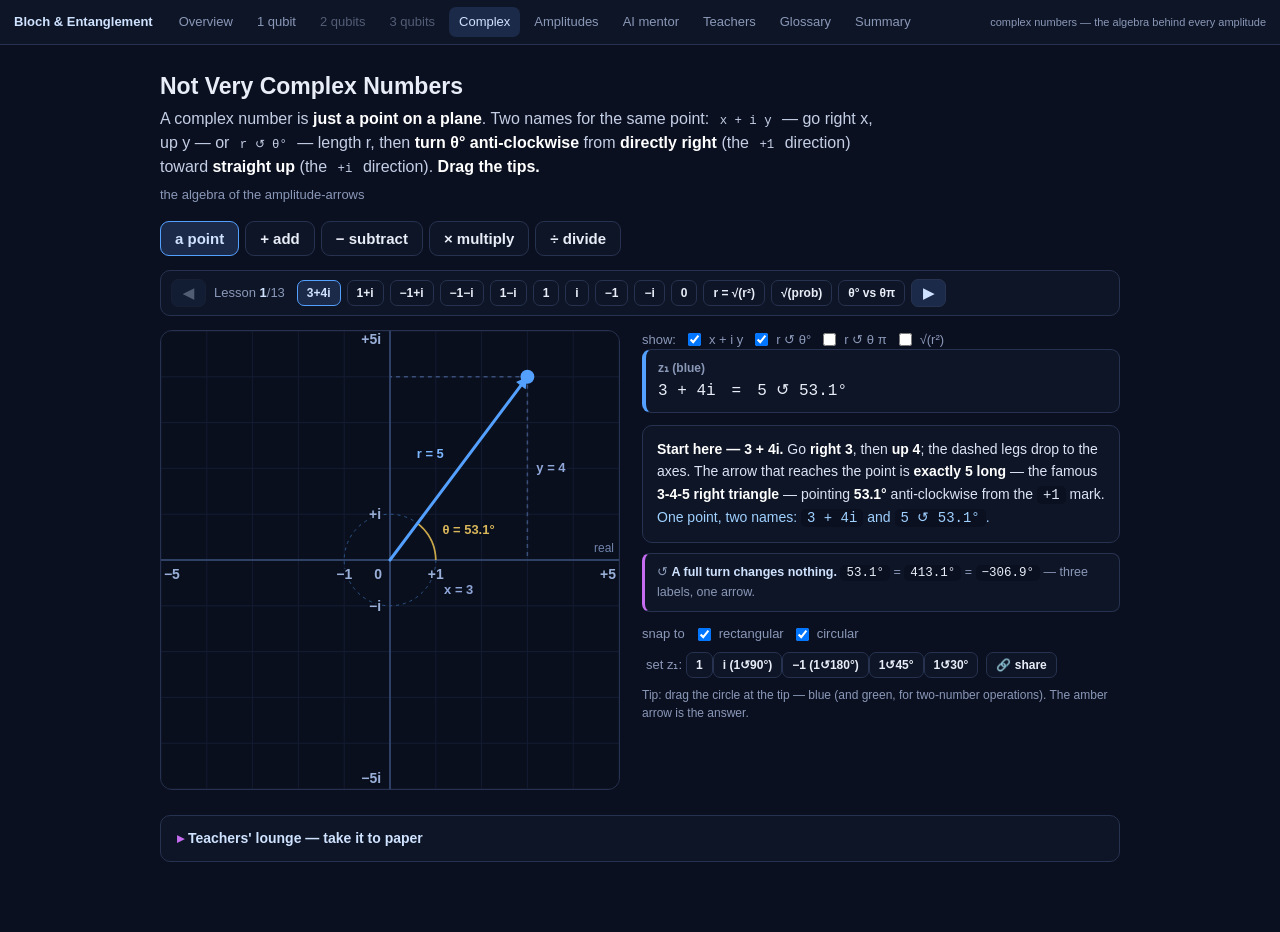
<file: docs/complex.html>
<!DOCTYPE html>
<html lang="en">
<head>
<meta charset="UTF-8" />
<meta name="viewport" content="width=device-width, initial-scale=1.0" />
<link rel="icon" href="favicon.svg" />
<title>Not Very Complex Numbers</title>
<style>
  :root{--bg:#0b1020;--panel:#121a30;--panel2:#0e1526;--ink:#e8edf7;--muted:#8a98b8;--line:#26324f;
    --z1:#54a0ff;--z2:#4fe39a;--res:#ffd24a;--accent:#c56cf0}
  *{box-sizing:border-box}
  body{margin:0;background:var(--bg);color:var(--ink);
    font-family:-apple-system,BlinkMacSystemFont,"Segoe UI",Roboto,Helvetica,Arial,sans-serif;line-height:1.5}
  .wrap{max-width:1000px;margin:0 auto;padding:24px 20px 70px}
  h1{font-size:23px;margin:0 0 4px}
  .lede{color:#c4cfe6;max-width:720px;margin:0 0 6px}
  .lede b{color:#fff} .lede code{background:#0b1020;padding:1px 6px;border-radius:5px;font-size:.95em}
  .sub{color:var(--muted);font-size:13px;margin:0 0 16px}
  .tabs{display:flex;flex-wrap:wrap;gap:6px;margin-bottom:14px}
  .tabs button{background:var(--panel2);color:var(--ink);border:1px solid var(--line);border-radius:9px;
    padding:8px 14px;font-size:15px;cursor:pointer;font-weight:700}
  .tabs button:hover{border-color:#46598f}
  .tabs button.on{background:#1c2a4a;border-color:var(--z1);color:#cfe2ff}
  .main{display:flex;gap:22px;align-items:flex-start;flex-wrap:wrap}
  .plane{flex:0 0 460px;max-width:100%}
  svg{width:100%;height:auto;touch-action:none;background:#0a0f1e;border:1px solid var(--line);border-radius:12px}
  .panel{flex:1;min-width:280px}
  .read{display:flex;flex-direction:column;gap:8px;margin-bottom:12px}
  .rdcard{background:var(--panel2);border:1px solid var(--line);border-left-width:4px;border-radius:9px;padding:9px 12px}
  .rdcard .lbl{font-size:12px;color:var(--muted);font-weight:600}
  .rdcard .val{font-family:ui-monospace,Menlo,Consolas,monospace;font-size:16px;margin-top:2px}
  .rdcard.z1{border-left-color:var(--z1)} .rdcard.z2{border-left-color:var(--z2)} .rdcard.res{border-left-color:var(--res)}
  .rule{background:var(--panel2);border:1px solid var(--line);border-radius:10px;padding:12px 14px;font-size:14px;line-height:1.6;color:#dbe4f5}
  .rule b{color:#fff} .rule .q{color:#9fd0ff} .rule code{background:#0b1020;padding:1px 6px;border-radius:5px;font-family:ui-monospace,monospace}
  .aside{margin-top:10px;font-size:12.5px;color:var(--muted);background:#0e1526;border:1px solid var(--line);
    border-left:3px solid var(--accent);border-radius:8px;padding:9px 12px;line-height:1.55}
  .aside b{color:#cfe2ff} .aside code{background:#0b1020;padding:1px 6px;border-radius:5px;color:#e8edf7;font-family:ui-monospace,monospace}
  .opts{display:flex;flex-wrap:wrap;gap:8px;align-items:center;margin-top:12px;font-size:13px;color:var(--muted)}
  .opts label{display:flex;align-items:center;gap:5px;cursor:pointer}
  .chip{background:var(--panel2);border:1px solid var(--line);color:var(--ink);border-radius:7px;padding:5px 9px;font-size:12px;cursor:pointer;font-weight:600}
  .chip:hover{border-color:#46598f}
  .hint{font-size:12px;color:var(--muted);margin-top:8px}
  .chip.on{background:#1c2a4a;border-color:var(--z1);color:#cfe2ff}
  .rowbtns{display:flex;gap:8px;margin:1px 0 3px}
  .rowbtns button{background:var(--panel2);border:1px solid var(--line);color:#cfe2ff;border-radius:8px;padding:6px 11px;font-size:12.5px;cursor:pointer;font-weight:600}
  .rowbtns button:hover{border-color:var(--z2)}
  .cardrow{display:flex;align-items:stretch;gap:8px}
  .cardrow .rdcard{flex:1}
  .negbtn{background:var(--panel2);border:1px solid var(--line);color:#cfe2ff;border-radius:9px;padding:0 11px;font-size:13px;cursor:pointer;font-weight:700;white-space:nowrap;display:flex;align-items:center}
  .negbtn:hover{border-color:var(--res);color:var(--res)}
  .lessons{display:flex;flex-wrap:wrap;align-items:center;gap:6px;margin:0 0 14px;padding:8px 10px;background:var(--panel2);border:1px solid var(--line);border-radius:10px}
  .lessons .nav{background:#1c2a4a;border:1px solid var(--line);color:#cfe2ff;border-radius:7px;padding:5px 11px;font-size:14px;cursor:pointer;font-weight:700}
  .lessons .nav:disabled{opacity:.35;cursor:default}
  .lessons .title{font-size:13px;color:var(--muted);margin:0 6px 0 2px} .lessons .title b{color:#cfe2ff}
  .lounge{margin-top:18px;background:var(--panel2);border:1px solid var(--line);border-radius:10px;padding:0 14px}
  .lounge summary{cursor:pointer;padding:12px 2px;font-weight:700;color:#cfe2ff;font-size:14px;list-style:none}
  .lounge summary::-webkit-details-marker{display:none}
  .lounge summary::before{content:'▸ ';color:var(--accent)} .lounge[open] summary::before{content:'▾ '}
  .lounge[open] summary{border-bottom:1px solid var(--line)}
  .lounge .body{padding:4px 2px 14px;color:#c4cfe6;font-size:13.5px;line-height:1.6}
  .lounge .body p{margin:11px 0} .lounge .body b{color:#cfe2ff} .lounge .body i{color:#9fd0ff;font-style:normal}
  .lounge .body code{background:#0b1020;padding:1px 6px;border-radius:5px;font-family:ui-monospace,monospace}
  /* shared progression nav */
  .qnav{display:flex;align-items:center;gap:4px;padding:7px 14px;background:#0e1526;border-bottom:1px solid #26324f;font-size:13px;flex-wrap:wrap}
  .qnav .brand{font-weight:700;color:#cfe2ff;margin-right:12px}
  .qnav a{color:#8a98b8;text-decoration:none;padding:5px 10px;border-radius:7px}
  .qnav a:hover{background:#16203a;color:#cfe2ff}
  .qnav a.opt{opacity:.55}
  .qnav a.active{background:#1c2a4a;color:#cfe2ff}
  .qnav .warn{margin-left:auto;font-size:11px;color:#8a98b8}
  @media(max-width:620px){.main{gap:12px}.plane{flex:1 1 100%}.panel{min-width:0}.wrap{padding:18px 16px 60px}}
</style>
</head>
<body>
<nav class="qnav">
  <span class="brand">Bloch &amp; Entanglement</span>
  <a href="index.html">Overview</a>
  <a href="one-qubit.html">1 qubit</a>
  <a href="two-qubit.html" class="opt">2 qubits</a>
  <a href="three-qubit.html" class="opt">3 qubits</a>
  <a href="complex.html" class="active">Complex</a>
  <a href="amplitudes.html">Amplitudes</a>
  <a href="ai-mentor.html">AI mentor</a>
  <a href="reader.html?doc=teachers.md">Teachers</a>
  <a href="reader.html?doc=glossary.md">Glossary</a>
  <a href="reader.html?doc=summary.md">Summary</a>
  <span class="warn">complex numbers — the algebra behind every amplitude</span>
</nav>
<div class="wrap">
  <h1>Not Very Complex Numbers</h1>
  <p class="lede">A complex number is <b>just a point on a plane</b>. Two names for the same point:
    <code>x + i y</code> — go right x, up y — or <code>r ↺ θ°</code> — length r, then <b>turn θ°
    anti-clockwise</b> from <b>directly right</b> (the <code>+1</code> direction) toward <b>straight
    up</b> (the <code>+i</code> direction). <b>Drag the tips.</b></p>
  <p class="sub">the algebra of the amplitude-arrows</p>

  <div class="tabs" id="tabs">
    <button data-m="point" class="on">a point</button>
    <button data-m="add">+ add</button>
    <button data-m="sub">− subtract</button>
    <button data-m="mul">× multiply</button>
    <button data-m="div">÷ divide</button>
  </div>

  <div id="lessons" class="lessons"></div>

  <div class="main">
    <div class="plane"><svg id="svg" viewBox="0 0 460 460" role="img" aria-label="Complex plane; drag the arrow tips to set the numbers."></svg></div>
    <div class="panel">
      <div class="opts" id="repsRow" style="margin-top:0">show:
        <label><input type="checkbox" data-rep="rect" checked /> x + i y</label>
        <label><input type="checkbox" data-rep="deg" checked /> r ↺ θ°</label>
        <label><input type="checkbox" data-rep="rad" /> r ↺ θ π</label>
        <label><input type="checkbox" data-rep="sqrt" /> √(r²)</label>
      </div>
      <div class="read" id="read"></div>
      <div class="rule" id="rule"></div>
      <div class="aside" id="aside"></div>
      <div class="opts">
        <span style="margin-right:1px">snap to</span><label><input type="checkbox" id="snapRect" checked /> rectangular</label><label><input type="checkbox" id="snapCirc" checked /> circular</label>
        <span id="presets"></span>
        <button class="chip" id="cShare" title="copy a link to this point / operation">🔗 share</button>
      </div>
      <div class="hint">Tip: drag the circle at the tip — blue (and green, for two-number operations). The amber arrow is the answer.</div>
    </div>
  </div>

  <details id="lounge" class="lounge">
    <summary>Teachers' lounge — take it to paper</summary>
    <div class="body">
      <p><b>Ruler &amp; protractor</b> (no formulas needed). Print the plane. Pick a point and measure its length <i>r</i> with a ruler and its angle <i>θ</i> with a protractor — anti-clockwise from the <code>+1</code> line. Do your measurements match the readout? Where does measuring start to get hard?</p>
      <p><b>Pythagoras.</b> The two dashed legs are exactly <i>x</i> and <i>y</i>, and the arrow is the hypotenuse. So how could you get <i>r</i> from <i>x</i> and <i>y</i> with <b>no ruler at all</b>? Test your idea on <code>3 + 4i</code>, then on <code>1 + i</code>. (Hint: it's the theorem with the squares.)</p>
      <p><b>Trigonometry.</b> A point carries four numbers — <i>x, y, r, θ</i> — but only <b>two</b> are ever free; the other two follow. Which ratio turns an angle into <i>x</i> and <i>y</i>? Going the other way, which ratio gives <i>θ</i> from <i>x</i> and <i>y</i>, and which “inverse” key on the calculator finishes the job? (Hints only — let them find the formulas.)</p>
    </div>
  </details>
</div>

<script>
const CX = 230, CY = 230, D5 = 5 * Math.PI / 180;
let GMAX = 5;                                  // grid half-range: ±5 normally, ±1 in the prob lesson
const S = () => CX / GMAX, X = x => CX + x * S(), Y = y => CY - y * S();   // px per unit (mode-dependent)
let z1 = { x: 3, y: 4 }, z2 = { x: 0.8, y: 0.6 }, mode = 'point', snapRect = true, snapCirc = true, drag = null;
const lessonIdx = { point: 0, add: 0, sub: 0, mul: 0, div: 0 };   // current lesson per mode
let reps = { rect: true, deg: true, rad: false, sqrt: false };    // which names the point readout shows
const svg = document.getElementById('svg');

/* ---- complex helpers (degrees) ---- */
const r = z => Math.hypot(z.x, z.y);
const deg = z => ((Math.atan2(z.y, z.x) * 180 / Math.PI) % 360 + 360) % 360;
const add = (a, b) => ({ x: a.x + b.x, y: a.y + b.y });
const sub = (a, b) => ({ x: a.x - b.x, y: a.y - b.y });
const mul = (a, b) => ({ x: a.x * b.x - a.y * b.y, y: a.x * b.y + a.y * b.x });
const div = (a, b) => { const d = b.x * b.x + b.y * b.y; return d < 1e-9 ? null : { x: (a.x * b.x + a.y * b.y) / d, y: (a.y * b.x - a.x * b.y) / d }; };
const inv = z => div({ x: 1, y: 0 }, z) || z;     // 1/z (reciprocal: 1/r, −θ); unchanged if z = 0
const f = v => { const n = Math.round((Math.abs(v) < 5e-3 ? 0 : v) * 100) / 100, s = n.toString(); return s[0] === '-' ? '−' + s.slice(1) : s; };   // smart: drop trailing .00, Unicode minus
const fdeg = v => { const s = (Math.round(v * 10) / 10).toFixed(1); return (s[0] === '-' ? '−' + s.slice(1) : s) + '°'; };   // 1 decimal (continuous, not 360 steps)
function rect(z) {                                // full simplification: drop zero terms and unit coefficients
  const x = Math.abs(z.x) < 5e-3 ? 0 : z.x, y = Math.abs(z.y) < 5e-3 ? 0 : z.y;
  if (x === 0 && y === 0) return '0';
  let s = x !== 0 ? f(x) : '';
  if (y !== 0) {
    const coef = Math.abs(Math.abs(y) - 1) < 5e-3 ? '' : f(Math.abs(y));   // ±1 → just i
    s += x === 0 ? (y < 0 ? '−' : '') + coef + 'i' : (y < 0 ? ' − ' : ' + ') + coef + 'i';
  }
  return s;
}
const polar = z => r(z) < 0.04 ? '0 ↺ —' : `${f(r(z))} ↺ ${fdeg(deg(z))}`;   // origin has no angle
const fpi = z => `${Math.round(deg(z) / 180 * 1000) / 1000}π`;                // angle as a fixed factor of π (θ°/180)

/* ---- svg drawing ---- */
function arrow(a, b, color, w = 3, dash = '') {
  const ax = X(a.x), ay = Y(a.y), bx = X(b.x), by = Y(b.y);
  const ang = Math.atan2(by - ay, bx - ax), h = 11, wdt = 6;
  const tip = `${bx},${by} ${bx - h * Math.cos(ang) + wdt * Math.sin(ang)},${by - h * Math.sin(ang) - wdt * Math.cos(ang)} ${bx - h * Math.cos(ang) - wdt * Math.sin(ang)},${by - h * Math.sin(ang) + wdt * Math.cos(ang)}`;
  const len = Math.hypot(bx - ax, by - ay);
  return (len < 3 ? '' : `<line x1="${ax}" y1="${ay}" x2="${bx - 7 * Math.cos(ang)}" y2="${by - 7 * Math.sin(ang)}" stroke="${color}" stroke-width="${w}" stroke-linecap="round" ${dash}/>` +
    `<polygon points="${tip}" fill="${color}"/>`);
}
function dot(z, color, rad = 7) { return `<circle cx="${X(z.x)}" cy="${Y(z.y)}" r="${rad}" fill="${color}"/>`; }
function dline(a, b, color) { return `<line x1="${X(a.x)}" y1="${Y(a.y)}" x2="${X(b.x)}" y2="${Y(b.y)}" stroke="${color}" stroke-width="1.5" stroke-dasharray="4 4"/>`; }
const arcR = z => Math.max(0.4, Math.min(1.0, 0.5 * r(z)));     // angle-arc radius (units); scales with length
function arc(z, color) {                          // sweep counter-clockwise the FULL positive angle (270° = ¾ around)
  const th = deg(z) * Math.PI / 180, R = arcR(z), n = Math.max(6, Math.round(deg(z) / 5)), pts = [];
  for (let i = 0; i <= n; i++) { const a = th * i / n; pts.push(`${X(R * Math.cos(a)).toFixed(1)},${Y(R * Math.sin(a)).toFixed(1)}`); }
  return `<polyline points="${pts.join(' ')}" fill="none" stroke="${color}" stroke-width="1.7"/>`;
}
function txt(px, py, s, color, anchor = 'middle', size = 13) {   // labelled text with a dark halo for legibility
  return `<text x="${px.toFixed(1)}" y="${py.toFixed(1)}" fill="${color}" text-anchor="${anchor}" font-size="${size}" font-weight="600" paint-order="stroke" stroke="#0a0f1e" stroke-width="3.5" stroke-linejoin="round">${s}</text>`;
}
function pointLabels(z) {                          // each label appears only when a rep that carries it is ticked
  if (r(z) < 0.1) return '';
  const R = r(z), prob = PROB();
  let s = '';
  if (reps.rect) {                                  // x + i y → the x =, y = leg labels
    s += txt(X(z.x / 2), CY + (z.y >= 0 ? 34 : -8), `x = ${f(z.x)}`, '#8fa6d8');   // below the tick row, clear of axis numbers
    s += txt(X(z.x) + (z.x >= 0 ? 9 : -9), Y(z.y / 2) + 4, `y = ${f(z.y)}`, '#8fa6d8', z.x >= 0 ? 'start' : 'end');
  }
  if (reps.deg || reps.rad || reps.sqrt) {          // any length rep → the r = label (with √(r²) form if ticked)
    const rlab = reps.sqrt ? (prob ? `r = ${f(R)} = √${(R * R * 100).toFixed(0)}%` : `r = ${f(R)} = √${f(R * R)}`) : `r = ${f(R)}`;
    s += txt(X(z.x / 2) - 15, Y(z.y / 2) - 10, rlab, reps.sqrt ? '#ffd24a' : '#7bb6ff', 'end');
  }
  if (reps.deg || reps.rad) {                        // any angle rep → the θ label (the arc is drawn in render)
    const parts = []; if (reps.deg) parts.push(fdeg(deg(z))); if (reps.rad) parts.push(fpi(z));
    const th = deg(z) * Math.PI / 180, RR = arcR(z) + 0.28;
    s += txt(X(RR * Math.cos(th / 2)), Y(RR * Math.sin(th / 2)), `θ = ${parts.join(' = ')}`, '#d8b65a', 'start');
  }
  return s;
}
function grid() {
  let g = '';
  for (let i = -GMAX; i <= GMAX; i++) {
    g += `<line x1="${X(i)}" y1="0" x2="${X(i)}" y2="460" stroke="#141d33"/><line x1="0" y1="${Y(i)}" x2="460" y2="${Y(i)}" stroke="#141d33"/>`;
  }
  if (PROB())                                      // probability rings: prob = r² every 10%
    for (let q = 1; q <= 9; q++) g += `<circle cx="${CX}" cy="${CY}" r="${(Math.sqrt(q / 10) * S()).toFixed(1)}" fill="none" stroke="#16243f"/>`;
  g += `<circle cx="${CX}" cy="${CY}" r="${S().toFixed(1)}" fill="none" stroke="#2c5588" stroke-dasharray="${PROB() ? '' : '3 4'}"/>`;   // unit circle = 100% boundary
  g += `<line x1="0" y1="${CY}" x2="460" y2="${CY}" stroke="#3a4f7a" stroke-width="1.5"/><line x1="${CX}" y1="0" x2="${CX}" y2="460" stroke="#3a4f7a" stroke-width="1.5"/>`;
  g += `<text x="${X(GMAX) - 5}" y="${CY - 8}" fill="#7184ad" font-size="12" text-anchor="end">real</text>`;
  const tcol = '#9ab0d8', ticks = GMAX === 1 ? [1] : [1, GMAX];   // axis numbers: enlarged, bold, dark-haloed (via txt)
  ticks.forEach(k => {
    const edge = k === GMAX, im = k === 1 ? 'i' : k + 'i';
    g += txt(X(k) - (edge ? 3 : 0), CY + 19, `+${k}`, tcol, edge ? 'end' : 'middle', 14);
    g += txt(X(-k) + (edge ? 3 : 0), CY + 19, `−${k}`, tcol, edge ? 'start' : 'middle', 14);
    g += txt(CX - 9, edge ? Y(k) + 13 : Y(k) + 5, `+${im}`, tcol, 'end', 14);
    g += txt(CX - 9, edge ? Y(-k) - 6 : Y(-k) + 5, `−${im}`, tcol, 'end', 14);
  });
  g += txt(CX - 8, CY + 19, '0', tcol, 'end', 14);  // origin
  return g;
}
const showZ2 = () => mode === 'add' || mode === 'sub' || mode === 'mul' || mode === 'div';
const PROB = () => mode === 'point' && !!LESSONS.point[lessonIdx.point] && !!LESSONS.point[lessonIdx.point].prob;   // the √(prob) lesson

function render() {
  GMAX = PROB() ? 1 : 5;                            // the √(prob) lesson rescales to the unit disc
  let g = grid();
  if (mode === 'point') {
    g += dline(z1, { x: z1.x, y: 0 }, '#3a4f7a') + dline(z1, { x: 0, y: z1.y }, '#3a4f7a');
    if (reps.deg || reps.rad) g += arc(z1, '#caa84a');   // arc only when an angle name is shown
    g += arrow({ x: 0, y: 0 }, z1, 'var(--z1)') + dot(z1, 'var(--z1)');
    g += pointLabels(z1);                            // labels follow the ticked reps
  } else {
    let res = null, ghostEnd = null, ghostDash = '';
    if (mode === 'add') { res = add(z1, z2); ghostEnd = res; }                       // z₂ slid onto z₁'s tip
    if (mode === 'sub') { res = sub(z1, z2); ghostEnd = res; ghostDash = 'stroke-dasharray="5 4"';
      g += arrow({ x: 0, y: 0 }, { x: -z2.x, y: -z2.y }, 'rgba(79,227,158,0.32)', 2, 'stroke-dasharray="3 4"'); }   // the flip −z₂
    if (mode === 'mul') res = mul(z1, z2);
    if (mode === 'div') res = div(z1, z2);
    g += arrow({ x: 0, y: 0 }, z1, 'var(--z1)') + arrow({ x: 0, y: 0 }, z2, 'var(--z2)');
    if (ghostEnd) g += arrow(z1, ghostEnd, 'rgba(79,227,158,0.6)', 2.6, ghostDash);  // ghost: green moved tail-to-tip onto blue
    if (res) g += arrow({ x: 0, y: 0 }, res, 'var(--res)', 3.4);
    g += dot(z1, 'var(--z1)') + dot(z2, 'var(--z2)');   // only the draggable operands get a circle; the result doesn't
    if (res && r(res) < 0.04) g += dot({ x: 0, y: 0 }, 'var(--res)', 6);   // a 0 result has no arrow — mark it with a yellow dot
  }
  svg.innerHTML = g;
  panel();
}

/* ---- readouts + rule text ---- */
function card(cls, lbl, z) { return `<div class="rdcard ${cls}"><div class="lbl">${lbl}</div><div class="val">${rect(z)}　=　${polar(z)}</div></div>`; }
function repStr(z) {                                // join the ticked representations of one point with " = "
  const R = r(z), prob = PROB(), p = [];
  if (reps.rect) p.push(rect(z));
  if (reps.deg)  p.push(R < 0.04 ? '0 ↺ —' : `${f(R)} ↺ ${fdeg(deg(z))}`);
  if (reps.rad)  p.push(R < 0.04 ? '0 ↺ —' : `${f(R)} ↺ ${fpi(z)}`);
  if (reps.sqrt) p.push(R < 0.04 ? '0 ↺ —' : prob ? `√${(R * R * 100).toFixed(0)}% ↺ ${fdeg(deg(z))}` : `√${f(R * R)} ↺ ${fdeg(deg(z))}`);
  if (!p.length) p.push(rect(z));
  return p.join('　=　');
}
function syncRepBoxes() { document.querySelectorAll('[data-rep]').forEach(b => (b.checked = !!reps[b.dataset.rep])); }
function panel() {
  const read = document.getElementById('read'), rule = document.getElementById('rule');
  let cards, txt = '';
  if (showZ2()) {                                   // every binary op: per-operand action + swap between
    const mulDiv = mode === 'mul' || mode === 'div';
    const lbl = mulDiv ? '1/z' : '↺180°', act = mulDiv ? '1/z — reciprocal (1/r, −θ)' : 'negate — turn 180°';
    cards = `<div class="cardrow"><button class="negbtn" id="opz1" title="z₁: ${act}">${lbl}</button>${card('z1', 'z₁ (blue)', z1)}</div>`
      + `<div class="rowbtns"><button id="swapb">⇄ swap z₁ ↔ z₂</button></div>`
      + `<div class="cardrow"><button class="negbtn" id="opz2" title="z₂: ${act}">${lbl}</button>${card('z2', 'z₂ (green)', z2)}</div>`;
  } else {
    cards = `<div class="rdcard z1"><div class="lbl">z₁ (blue)</div><div class="val">${repStr(z1)}</div></div>`;
  }
  if (mode === 'point') {
    const L = LESSONS.point[lessonIdx.point];
    txt = typeof L.txt === 'function' ? L.txt(z1) : L.txt;
  } else if (mode === 'add') {
    const res = add(z1, z2); cards += card('res', 'z₁ + z₂', res);
    txt = LESSONS.add[lessonIdx.add].txt;
  } else if (mode === 'sub') {
    const res = sub(z1, z2); cards += card('res', 'z₁ − z₂', res);
    txt = LESSONS.sub[lessonIdx.sub].txt;
  } else if (mode === 'mul') {
    const res = mul(z1, z2);
    cards += `<div class="rdcard res"><div class="lbl">z₁ × z₂</div><div class="val">${rect(res)}　=　${polar(res)}</div></div>`;
    txt = LESSONS.mul[lessonIdx.mul].txt;
  } else if (mode === 'div') {
    const res = div(z1, z2);
    cards += `<div class="rdcard res"><div class="lbl">z₁ ÷ z₂</div><div class="val">${res ? rect(res) + '　=　' + polar(res) : 'undefined (z₂ = 0)'}</div></div>`;
    txt = LESSONS.div[lessonIdx.div].txt;
  }
  read.innerHTML = cards; rule.innerHTML = txt;
  if (showZ2()) {                                  // live transforms — the answer updates itself
    const op = (mode === 'mul' || mode === 'div') ? inv : (z => ({ x: -z.x, y: -z.y }));
    document.getElementById('swapb').onclick = () => { const t = z1; z1 = z2; z2 = t; render(); };
    document.getElementById('opz1').onclick = () => { z1 = op(z1); render(); };
    document.getElementById('opz2').onclick = () => { z2 = op(z2); render(); };
  }
  const aside = document.getElementById('aside');
  if (mode === 'point') {
    aside.style.display = '';
    if (r(z1) < 0.04) aside.innerHTML = '↺ <b>The origin has no direction.</b> Length 0 is this one point no matter the angle — <code>0 ↺ anything</code> lands here.';
    else { const t = deg(z1); aside.innerHTML = `↺ <b>A full turn changes nothing.</b> <code>${fdeg(t)}</code> = <code>${fdeg(t + 360)}</code> = <code>${fdeg(t - 360)}</code> — three labels, one arrow.`; }
  } else aside.style.display = 'none';
  document.getElementById('repsRow').style.display = mode === 'point' ? '' : 'none';
  syncRepBoxes();
  document.getElementById('lessons').style.display = LESSONS[mode] ? '' : 'none';
  document.getElementById('lounge').style.display = mode === 'point' ? '' : 'none';
}

/* ---- presets ---- */
const PRE = [['1', { x: 1, y: 0 }], ['i (1↺90°)', { x: 0, y: 1 }], ['−1 (1↺180°)', { x: -1, y: 0 }], ['1↺45°', { x: Math.SQRT1_2, y: Math.SQRT1_2 }], ['1↺30°', { x: Math.cos(Math.PI/6), y: Math.sin(Math.PI/6) }]];
function buildPresets() {
  const tag = showZ2() ? 'set z₂:' : 'set z₁:';
  document.getElementById('presets').innerHTML = `<span style="margin:0 4px">${tag}</span>` +
    PRE.map((p, i) => `<button class="chip" data-pre="${i}">${p[0]}</button>`).join('');
  document.querySelectorAll('.chip').forEach(b => b.addEventListener('click', () => {
    const z = PRE[+b.dataset.pre][1]; if (showZ2()) z2 = { ...z }; else z1 = { ...z }; render();
  }));
}

/* ---- guided lessons (per mode) ---- */
const LESSONS = {
  point: [
  { z: { x: 3, y: 4 }, label: '3+4i', txt: `<b>Start here — 3 + 4i.</b> Go <b>right 3</b>, then <b>up 4</b>; the dashed legs drop to the axes. The arrow that reaches the point is <b>exactly 5 long</b> — the famous <b>3-4-5 right triangle</b> — pointing <b>53.1°</b> anti-clockwise from the <code>+1</code> mark. <span class="q">One point, two names: <code>3 + 4i</code> and <code>5 ↺ 53.1°</code>.</span>` },
  { z: { x: 1, y: 1 }, label: '1+i', txt: `<b>1 + i.</b> Equal right and up, so the arrow splits the corner <b>exactly in half — 45°</b>. But its length isn't whole: <b>√2 ≈ 1.41</b>. <span class="q">A clean angle can ride on a not-clean length.</span>` },
  { z: { x: -1, y: 1 }, label: '−1+i', txt: `<b>−1 + i — second quadrant.</b> Left 1, up 1. Keep turning anti-clockwise, past straight up, to <b>135°</b>. Same length √2 as before — only the <b>direction</b> moved, because <b>x went negative</b>.` },
  { z: { x: -1, y: -1 }, label: '−1−i', txt: `<b>−1 − i — third quadrant.</b> Left and down: <b>225°</b>, more than halfway around. Both coordinates negative now, still length √2. <span class="q">The angle alone tells you which quadrant you're in.</span>` },
  { z: { x: 1, y: -1 }, label: '1−i', txt: `<b>1 − i — fourth quadrant, below the line.</b> Right 1, down 1 → <b>315°</b> going anti-clockwise. <span class="q">That's the very same arrow as turning <b>−45°</b> clockwise — <code>315°</code> and <code>−45°</code> label one point.</span>` },
  { z: { x: 1, y: 0 }, label: '1', txt: `<b>Now the four points right on the axes — start with <code>1</code>.</b> Right 1, up nothing: it sits on the <code>+1</code> mark, length 1, angle <b>0°</b>. The everyday number 1 is a complex number too — <code>1 + 0i</code>. <span class="q">The 'do nothing' direction: multiplying by 1 leaves any arrow untouched.</span>` },
  { z: { x: 0, y: 1 }, label: 'i', txt: `<b><code>i</code> — straight up.</b> No real part at all: <code>0 + 1i</code>, just <code>i</code>. Length 1, angle <b>90°</b>, on the <code>+i</code> mark. <span class="q">The imaginary unit — a quarter-turn from 1. Do it twice (<code>i × i</code>) and you land on <b>−1</b>: that's all <code>i² = −1</code> ever meant — two quarter-turns.</span>` },
  { z: { x: -1, y: 0 }, label: '−1', txt: `<b><code>−1</code> — a half-turn.</b> Left 1, angle <b>180°</b>, length 1: pointing exactly backward from 1. <span class="q">It's <code>i</code> applied twice, and the quantum <b>Z</b> gate — flip the arrow end-for-end.</span>` },
  { z: { x: 0, y: -1 }, label: '−i', txt: `<b><code>−i</code> — straight down.</b> <code>0 − 1i</code>, length 1, angle <b>270°</b> (three-quarters around) = <b>−90°</b>. <span class="q">A quarter-turn the <i>other</i> way. Four of them — or one <code>i</code> — bring you back to where you started.</span>` },
  { z: { x: 0, y: 0 }, label: '0', txt: `<b>Zero.</b> No right, no up — <b>length 0</b>, shrunk to a dot at the centre. <span class="q">It's the one point with <b>no direction at all</b>: <code>0 ↺ anything</code> is still just zero. Every <i>other</i> point has exactly one length and one angle.</span>` },
  { z: { x: 3, y: 4 }, label: 'r = √(r²)', reps: { rect: true, deg: true, sqrt: true },
    txt: z => { const R = r(z), x2 = f(z.x * z.x), y2 = f(z.y * z.y), r2 = f(R * R);
      return `<b>The number you actually measure is r².</b> Brightness, energy, probability all grow with <b>length squared</b>, not length — and Pythagoras hands r² over for free. The dashed legs are x and y, so <b>x² + y² = r²</b>: here <b>${x2} + ${y2} = ${r2}</b>. <span class="q">Because <b>r²</b> is the value that matters, it's often easier to keep it under the root and call the length <b>r = √(r²) = √${r2}</b> — the very same arrow, named by what you'd measure. (The <b>√(r²)</b> box keeps that name on.)</span>`; } },
  { z: { x: Math.SQRT1_2 * 0.5, y: Math.SQRT1_2 * 0.5 }, label: '√(prob)', prob: true, reps: { deg: true, sqrt: true },
    txt: z => { const R = r(z), pct = (R * R * 100).toFixed(0);
      return `<b>Inside the unit circle, r² is a probability.</b> Every length here is ≤ 1, so <b>r² ≤ 100%</b> — read it as a percent. This arrow has r = ${f(R)}, so <b>r² = ${pct}%</b>: a ${pct}% chance to measure. <span class="q">Under the root it reads straight off — <code>√${pct}% ↺ ${fdeg(deg(z))}</code>. A <b>√(probability) carried at an angle</b> is exactly a quantum <b>amplitude</b>. The faint rings are 10% steps of r²; drag inside the disc and watch the <i>percent</i>, not the radius.</span>`; } },
  { z: { x: 1, y: 1 }, label: 'θ° vs θπ', reps: { deg: true, rad: true },
    txt: z => { const d = deg(z);
      return `<b>Two ways to name the angle — you'll meet both.</b> <b>Degrees</b> cut a full turn into <b>360°</b>; <b>radians</b> cut it into <b>2π</b>, so a half-turn is <b>π</b> and a right angle is <b>½π</b>. The handy way to read radians is as a <b>fixed factor of π</b>: here <b>${fdeg(d)} = ${fpi(z)}</b> (since ${d.toFixed(0)}/180 = ${Math.round(d / 180 * 1000) / 1000}). <span class="q">Quarter-turn <code>0.25π</code>, half-turn <code>1π</code>, full turn <code>2π</code>. Same arrow either way — <code>${f(r(z))} ↺ ${fdeg(d)} = ${f(r(z))} ↺ ${fpi(z)}</code>.</span>`; } },
  ],
  add: [
    { z1: { x: -3, y: 4 }, z2: { x: 2, y: -3 }, label: 'sum', txt: `<b>Adding: −3+4i + (2−3i).</b> Slide the green arrow so its tail sits on the blue tip — <b>tip-to-tail</b> — and the amber arrow reaches the answer, <b>−1 + i</b>. <span class="q">In <code>x + i y</code> it's just "add the rights, add the ups": −3+2 = −1 and 4−3 = 1. Tip-to-tail works whichever way the arrows point — here they pull partly against each other, so the sum is <b>shorter</b> than either one.</span>` },
    { z1: { x: 3, y: 4 }, z2: { x: -3, y: -4 }, label: 'make 0', txt: `<b>What adds to make zero? 3+4i + (−3−4i).</b> <span class="q"><code>−3−4i</code> is <code>3+4i</code> spun <b>180°</b> — same length, opposite direction (the <b>↺180°</b> button on z₂ flips it and back). Laid tip-to-tail it walks straight back to the <b>origin</b>: the sum is <b>0</b>. That 180° flip <i>is</i> the number's <b>negative</b> — the one number you can add to get zero.</span>` },
    { z1: { x: -3, y: 4 }, z2: { x: 2, y: -3 }, label: 'swap', txt: `<b>Does order matter? Press <code>swap</code>.</b> Blue and green trade places, but <span class="q">the amber answer <b>doesn't move</b>: <code>z₁ + z₂ = z₂ + z₁</code>. Tip-to-tail from either end lands on the same point — <b>addition doesn't care about order</b>.</span>` },
  ],
  sub: [
    { z1: { x: -1, y: 1 }, z2: { x: 2, y: -3 }, label: 'undo', txt: `<b>Subtraction undoes addition.</b> Back in the add tab, <code>−3+4i + (2−3i) = −1+i</code>. <span class="q">Start from that sum <code>−1+i</code>, take <code>2−3i</code> straight back off — and you land right back on <b>−3+4i</b>, exactly where you began. Add an arrow, then subtract it, and you're home: <code>(a + b) − b = a</code>.</span>` },
    { z1: { x: -1, y: 1 }, z2: { x: 2, y: -3 }, label: 'flip', txt: `<b>How? Flip, then add — <code>a − b = a + (−b)</code>.</b> <span class="q">To take away <code>2−3i</code>, <b>flip it 180°</b> to <code>−2+3i</code> (the dashed arrow — a 180° turn, what the <b>↺180°</b> button does) and lay it tip-to-tail. You reach the same point, <b>−3+4i</b>. <b>Subtracting is just adding the flip.</b></span>` },
  ],
  mul: [
    { z1: { x: 1, y: 2 }, z2: { x: 2, y: 1 }, label: 'len × ang', txt: `<b>Lengths multiply, angles add.</b> Two arrows of length <b>√5 ≈ 2.24</b> — the product's length is <b>√5 × √5 = 5</b>. Their angles <b>63° + 27° = 90°</b>, so the answer points straight up: <b>5i</b>. <span class="q">That's the whole rule of <code>×</code>: stretch by the other's length, turn by the other's angle.</span>` },
    { z1: { x: 2, y: 1 }, z2: { x: Math.SQRT1_2, y: Math.SQRT1_2 }, label: 'rotate', txt: `<b>Multiply by the unit circle = pure spin.</b> <code>z₂ = 1↺45°</code> has length <b>1</b>, so it can't stretch — it only <b>turns</b>. <code>z₁</code> keeps its length <b>√5</b> and just gains <b>45°</b>. <span class="q">A length-1 multiplier is a <b>rotation</b>. <code>1↺45°</code> is the quantum <b>T</b> gate; <code>i = 1↺90°</code> is <b>S</b>; <code>−1 = 1↺180°</code> is <b>Z</b>.</span>` },
    { z1: { x: 2, y: 1 }, z2: { x: 2, y: -1 }, label: 'z × z*', txt: `<b>z × z* — a number times its conjugate.</b> The <b>conjugate</b> <code>z*</code> is z with only its <b>i-direction flipped</b> (same x, opposite y) — a mirror across the real axis, so its angle is <b>−θ</b>. Multiplying <b>adds the angles</b>, so <code>θ + (−θ) = 0</code> — they <i>always</i> cancel, landing right on the <b>real axis</b>. And both have the <b>same length r</b>, so the length is <b>r × r = r²</b>. <span class="q">The answer is always <b>r²</b>, a plain real number: here <code>(2+i)(2−i) = 5 = r²</code>. That's exactly why <b>|z|² = z·z*</b> — the recipe amplitudes use to become a probability.</span>` },
    { z1: { x: 1, y: 2 }, z2: { x: 2, y: 1 }, label: 'swap', txt: `<b>Does order matter? Press <code>swap</code>.</b> Blue and green trade places, but <span class="q">the answer <b>doesn't move</b>: <code>z₁ × z₂ = z₂ × z₁</code>. Lengths multiply and angles add the same either way — <b>multiplication doesn't care about order</b>, just like addition.</span>` },
    { z1: { x: 2, y: 1 }, z2: { x: 0, y: 0 }, label: '× 0', txt: `<b>Multiply by 0 — everything collapses.</b> <code>z₂ = 0</code> has length 0, so <code>z₁ × 0</code> has length <b>r × 0 = 0</b> whatever the angle: the answer is the <b>origin</b>. <span class="q">0 is multiplication's black hole — and the one number with <b>no 1/z</b> (you can't divide by zero). Every <i>other</i> number can be inverted.</span>` },
  ],
  div: [
    { z1: { x: 0, y: 5 }, z2: { x: 2, y: 1 }, label: 'undo', txt: `<b>Division undoes multiplication.</b> In the × tab, <code>(1+2i)(2+i) = 5i</code>. <span class="q">Now divide <code>5i</code> by <code>2+i</code> — you land right back on <b>1+2i</b>. Lengths <b>divide</b> (5 ÷ √5 = √5), angles <b>subtract</b> (90° − 27° = 63°). <code>(a × b) ÷ b = a</code>.</span>` },
    { z1: { x: 0, y: 5 }, z2: { x: 2, y: 1 }, label: 'invert', txt: `<b>How? Invert, then multiply — <code>a ÷ b = a × (1/b)</code>.</b> <span class="q"><code>1/z₂</code> flips the length to <b>1/r</b> and mirrors the angle to <b>−θ</b> — press <b>1/z</b> on z₂ to see the reciprocal, and again to flip back. Dividing is just multiplying by it.</span>` },
    { z1: { x: 0, y: 5 }, z2: { x: 2, y: 1 }, label: 'order', txt: `<b>Does order matter? Press <code>swap</code>.</b> <span class="q">Unlike multiply, the answer <b>flips to its reciprocal</b>: <code>z₂ ÷ z₁ = 1 / (z₁ ÷ z₂)</code>. <code>5i ÷ (2+i) = 1+2i</code>, but <code>(2+i) ÷ 5i = 1/(1+2i)</code>. <b>Division cares about order</b> — just as subtraction flipped the sign.</span>` },
    { z1: { x: 2, y: 1 }, z2: { x: 0, y: 0 }, label: '÷ 0', txt: `<b>Why you can't divide by 0.</b> Division <b>undoes</b> multiplication: <code>z₁ ÷ z₂</code> asks "what times z₂ gives z₁?" <span class="q">But back in the × tab, <b>multiplying by 0 sent every arrow to the origin</b> — so "what times 0 gives <code>2+i</code>?" has <b>no answer at all</b>, and "what times 0 gives 0?" has <b>every</b> answer. The result could be <i>anywhere</i>, so <code>÷ 0</code> is left <b>undefined</b>. 0 is the one number you can't undo — the single point with no <code>1/z</code>.</span>` },
  ],
};
function lessonsBar() {
  const el = document.getElementById('lessons'), arr = LESSONS[mode];
  if (!arr) return;
  const cur = lessonIdx[mode];
  el.innerHTML = `<button class="nav" id="lprev" ${cur === 0 ? 'disabled' : ''}>◀</button>` +
    `<span class="title">Lesson <b>${cur + 1}</b>/${arr.length}</span>` +
    arr.map((L, i) => `<button class="chip ${i === cur ? 'on' : ''}" data-ls="${i}">${L.label}</button>`).join('') +
    `<button class="nav" id="lnext" ${cur === arr.length - 1 ? 'disabled' : ''}>▶</button>`;
  el.querySelectorAll('[data-ls]').forEach(b => b.addEventListener('click', () => setLesson(+b.dataset.ls)));
  document.getElementById('lprev').addEventListener('click', () => setLesson(cur - 1));
  document.getElementById('lnext').addEventListener('click', () => setLesson(cur + 1));
}
function setLesson(i) {
  const arr = LESSONS[mode]; if (!arr) return;
  lessonIdx[mode] = Math.max(0, Math.min(arr.length - 1, i));
  const L = arr[lessonIdx[mode]];
  if (mode === 'point')                            // each point lesson owns its readout names (basics: x+iy & r↺θ°)
    reps = L.reps ? { rect: false, deg: false, rad: false, sqrt: false, ...L.reps } : { rect: true, deg: true, rad: false, sqrt: false };
  if (L.z) z1 = { ...L.z };                        // point lessons set z₁
  if (L.z1) z1 = { ...L.z1 };                      // add lessons set both
  if (L.z2) z2 = { ...L.z2 };
  if (L.prob) { const rr = r(z1); if (rr > 1) z1 = { x: z1.x / rr, y: z1.y / rr }; }   // √(prob) lesson lives in the unit disc
  lessonsBar(); render();
}

/* ---- dragging ---- */
function toData(e) {
  const rect = svg.getBoundingClientRect();
  let x = ((e.clientX - rect.left) / rect.width * 460 - CX) / S();
  let y = (CY - (e.clientY - rect.top) / rect.height * 460) / S();
  if (PROB()) {                                    // prob lesson: stay in the unit disc; snap prob (r²)→5%, θ→5°
    let rr = Math.hypot(x, y), th = Math.atan2(y, x);
    if (snapRect || snapCirc) { rr = Math.sqrt(Math.min(1, Math.round(rr * rr / 0.05) * 0.05)); th = Math.round(th / D5) * D5; }
    else if (rr > 1) rr = 1;
    return { x: rr * Math.cos(th), y: rr * Math.sin(th) };
  }
  const ax = Math.round(x), ay = Math.round(y), da = Math.hypot(x - ax, y - ay);            // rectangular candidate (integer lattice)
  const rr = Math.round(Math.hypot(x, y) / 0.25) * 0.25, th = Math.round(Math.atan2(y, x) / D5) * D5;
  const bx = rr * Math.cos(th), by = rr * Math.sin(th), db = Math.hypot(x - bx, y - by);    // circular candidate (r→¼, θ→5°)
  if (snapRect && snapCirc) { if (da <= 0.3 || da <= db) { x = ax; y = ay; } else { x = bx; y = by; } }   // both on: rectangular keeps a priority radius
  else if (snapRect) { x = ax; y = ay; }
  else if (snapCirc) { x = bx; y = by; }
  return { x: Math.max(-GMAX, Math.min(GMAX, x)), y: Math.max(-GMAX, Math.min(GMAX, y)) };
}
svg.addEventListener('pointerdown', e => {
  const p = toData(e), d1 = Math.hypot(p.x - z1.x, p.y - z1.y), d2 = showZ2() ? Math.hypot(p.x - z2.x, p.y - z2.y) : 99;
  if (Math.min(d1, d2) > (PROB() ? 2 : 0.8)) return;   // grab the nearer tip (whole disc in prob mode)
  drag = d2 < d1 ? 'z2' : 'z1'; e.preventDefault();
});
window.addEventListener('pointermove', e => { if (!drag) return; const p = toData(e); if (drag === 'z1') z1 = p; else z2 = p; render(); });
window.addEventListener('pointerup', () => { drag = null; });

document.querySelectorAll('#tabs button').forEach(b => b.addEventListener('click', () => {
  mode = b.dataset.m; document.querySelectorAll('#tabs button').forEach(x => x.classList.toggle('on', x === b));
  buildPresets();
  if (LESSONS[mode]) setLesson(lessonIdx[mode]); else render();   // lesson modes load their setup
}));
document.getElementById('snapRect').addEventListener('change', e => { snapRect = e.target.checked; });
document.getElementById('snapCirc').addEventListener('change', e => { snapCirc = e.target.checked; });
document.querySelectorAll('[data-rep]').forEach(b => b.addEventListener('change', e => { reps[b.dataset.rep] = e.target.checked; render(); }));

/* ---- shareable point / operation via the URL hash ---- */
function cShare() {
  const f = v => Math.round(v * 1000) / 1000;
  const url = `${location.origin}${location.pathname}#m=${mode}&a=${f(z1.x)},${f(z1.y)}&b=${f(z2.x)},${f(z2.y)}`;
  history.replaceState(null, '', url);
  const btn = document.getElementById('cShare');
  const back = () => setTimeout(() => (btn.textContent = '🔗 share'), 1500);
  navigator.clipboard.writeText(url).then(() => { btn.textContent = '✓ copied'; back(); }).catch(() => { btn.textContent = 'in address bar'; back(); });
}
function cLoadHash() {
  const h = new URLSearchParams(location.hash.slice(1));
  if (!h.has('a')) return;
  const pa = (h.get('a') || '').split(',').map(Number), pb = (h.get('b') || '0,0').split(',').map(Number), m = h.get('m');
  if (pa.length === 2 && pa.every(isFinite)) z1 = { x: pa[0], y: pa[1] };
  if (pb.length === 2 && pb.every(isFinite)) z2 = { x: pb[0], y: pb[1] };
  if (m && ['point', 'add', 'sub', 'mul', 'div'].includes(m)) {
    mode = m; document.querySelectorAll('#tabs button').forEach(x => x.classList.toggle('on', x.dataset.m === m));
  }
}
document.getElementById('cShare').addEventListener('click', cShare);
buildPresets(); cLoadHash(); lessonsBar(); render();
</script>
</body>
</html>
</file>
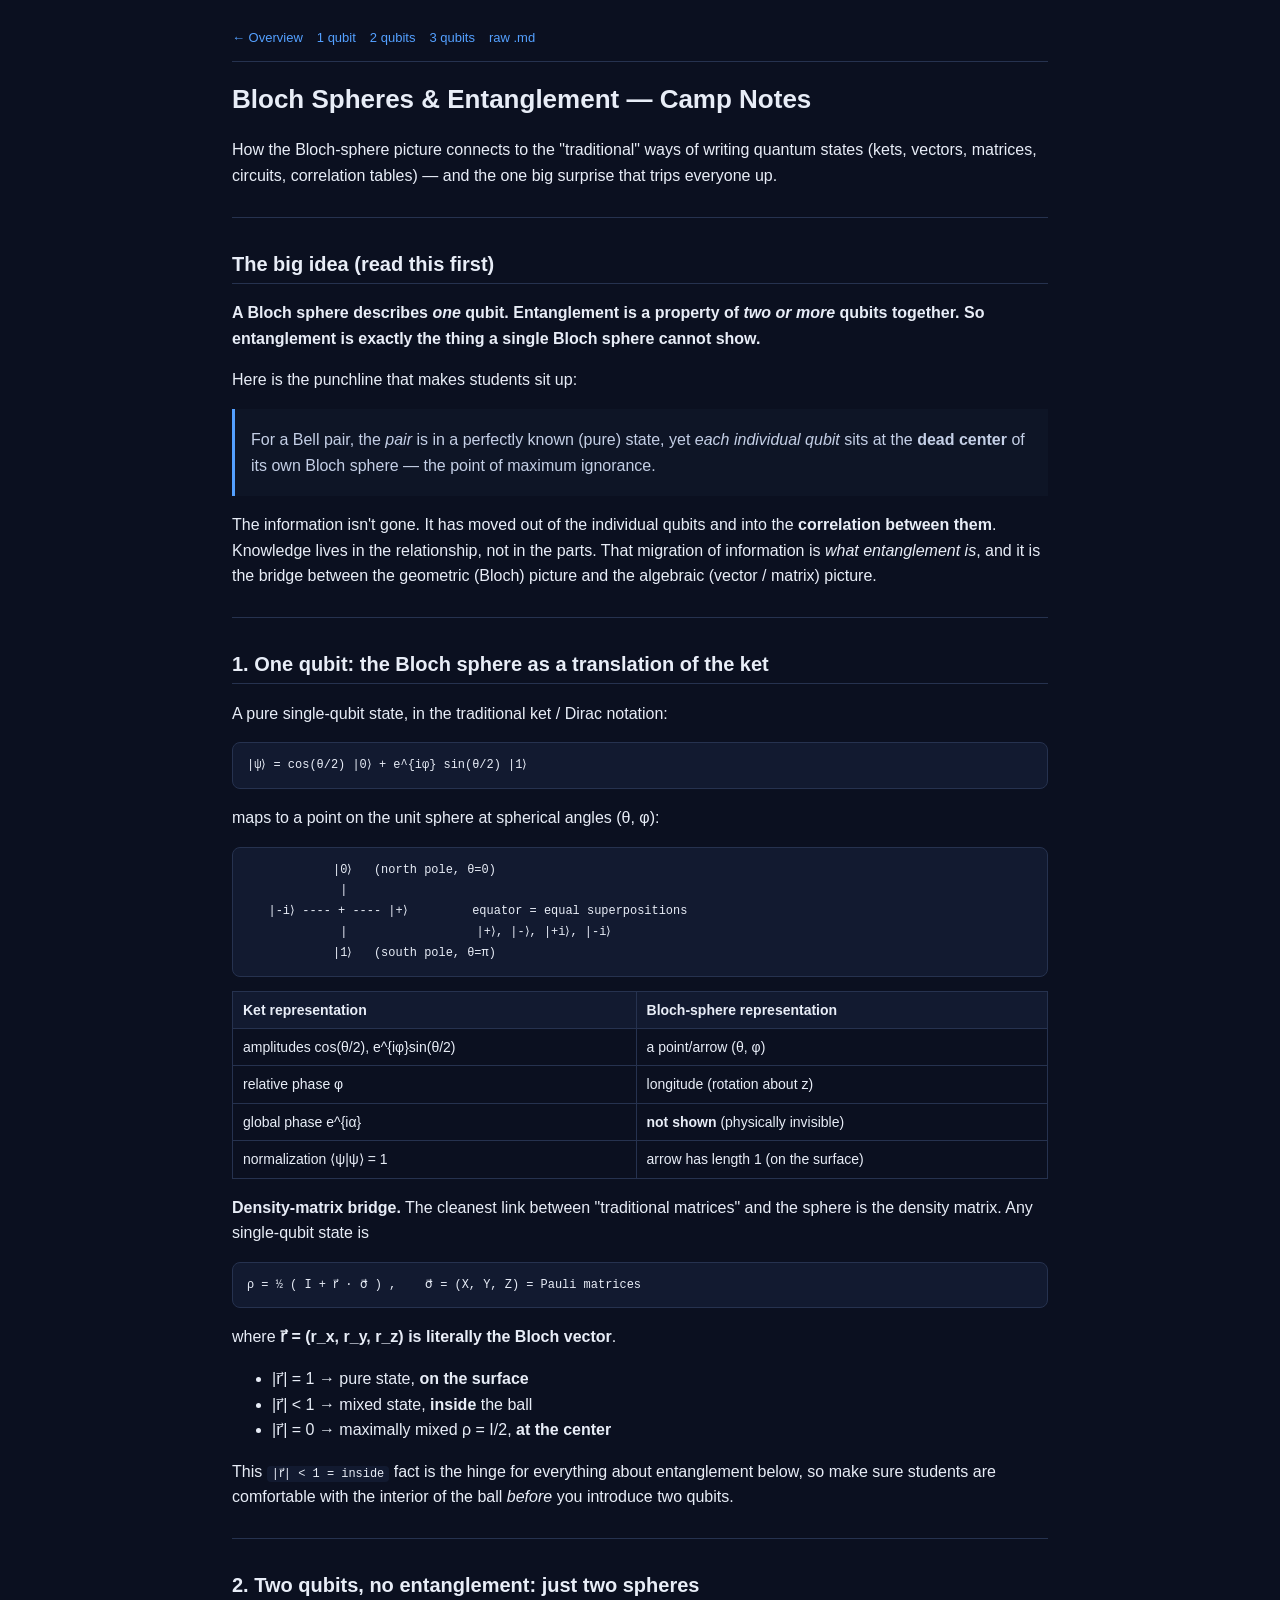
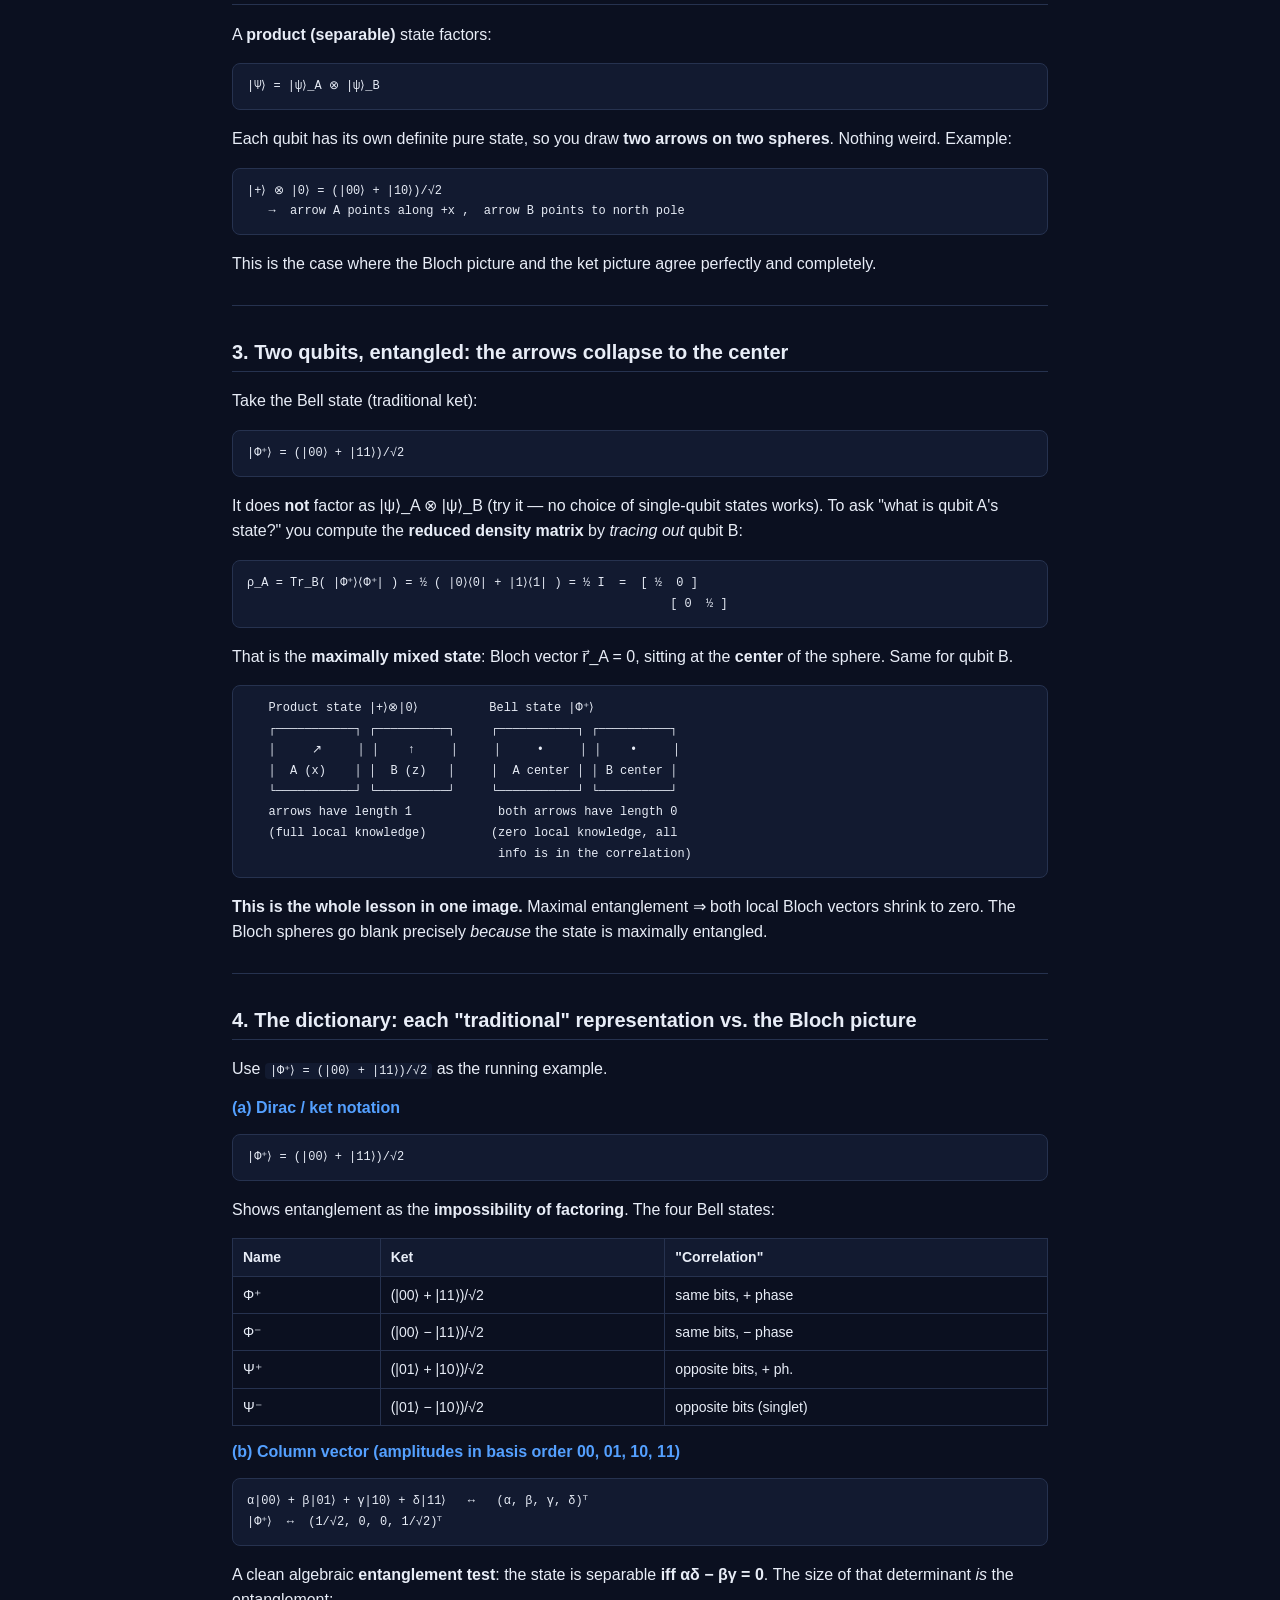
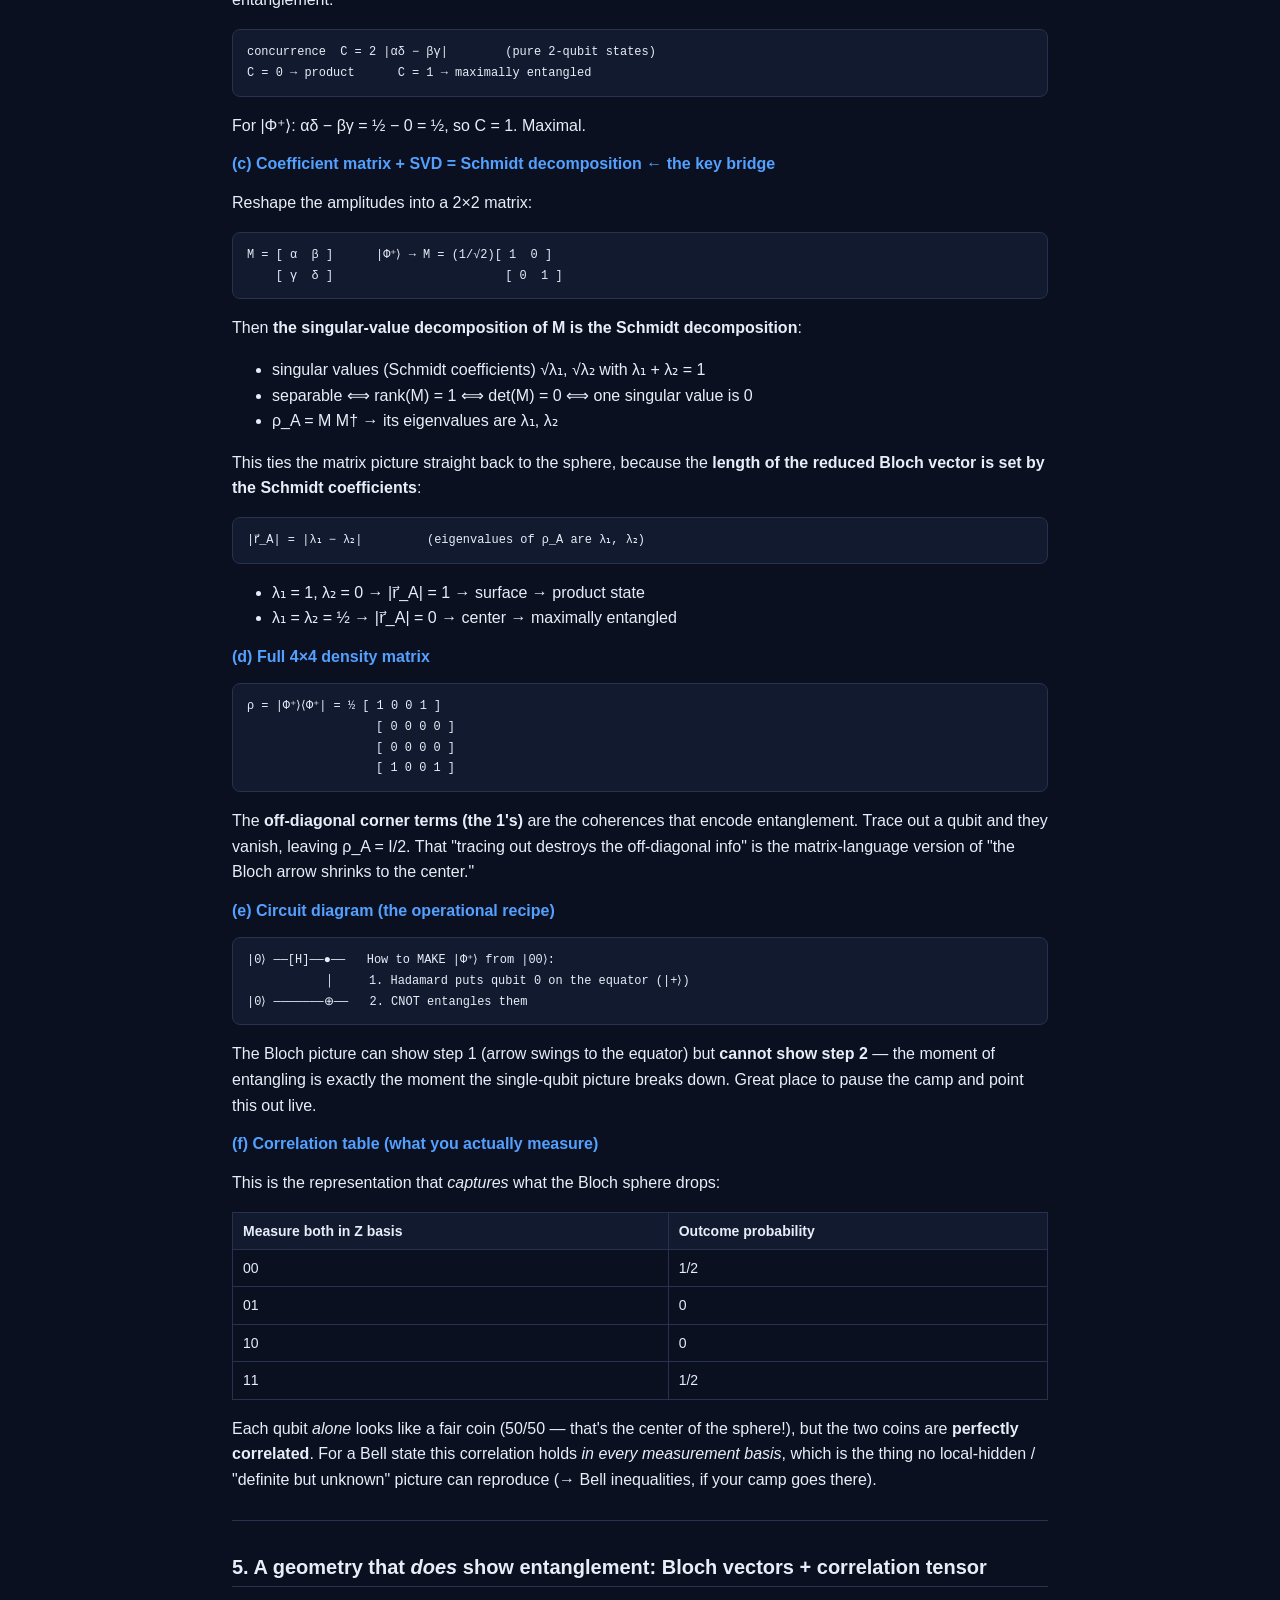
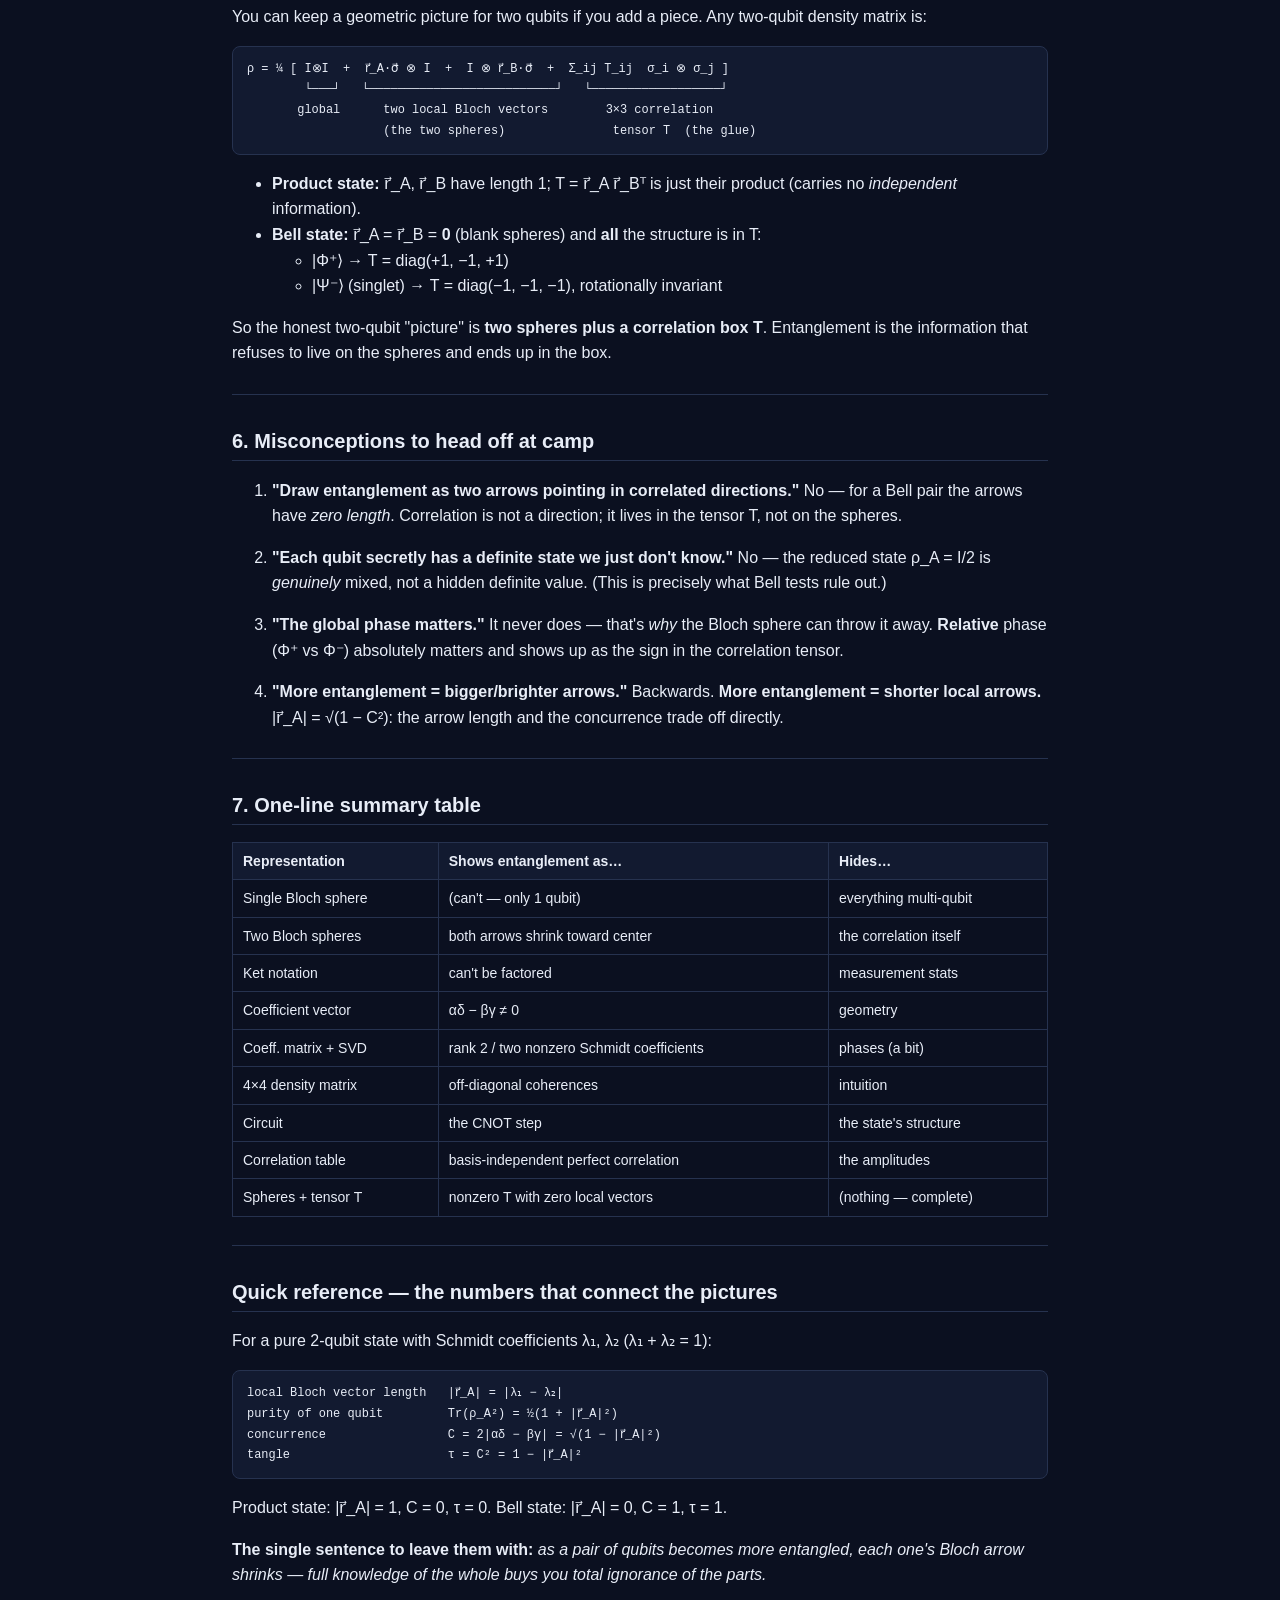
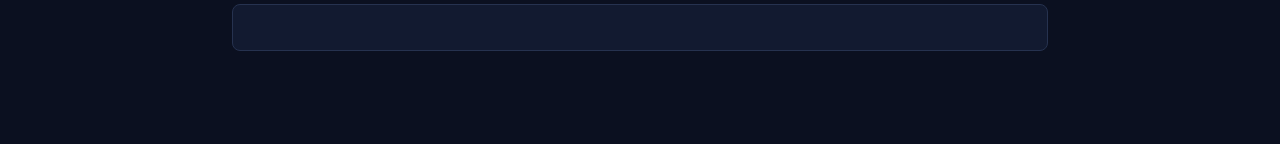
<file: docs/notes.html>
<!DOCTYPE html>
<html lang="en">
<head>
<meta charset="UTF-8" />
<meta name="viewport" content="width=device-width, initial-scale=1.0" />
<link rel="icon" href="favicon.svg" />
<title>Bloch Spheres &amp; Entanglement — Notes</title>
<style>
  :root{--bg:#0b1020;--ink:#e8edf7;--muted:#8a98b8;--b:#54a0ff;--line:#26324f;--panel:#121a30}
  *{box-sizing:border-box}
  body{margin:0;background:var(--bg);color:var(--ink);
    font-family:-apple-system,BlinkMacSystemFont,"Segoe UI",Roboto,Helvetica,Arial,sans-serif;
    line-height:1.6}
  .wrap{max-width:860px;margin:0 auto;padding:28px 22px 80px}
  .nav{display:flex;gap:14px;align-items:center;font-size:13px;margin-bottom:18px;
    border-bottom:1px solid var(--line);padding-bottom:12px}
  .nav a{color:var(--b);text-decoration:none}
  .nav a:hover{text-decoration:underline}
  h1,h2,h3{line-height:1.25}
  h1{font-size:26px} h2{font-size:20px;border-bottom:1px solid var(--line);padding-bottom:6px;margin-top:34px}
  h3{font-size:16px;color:var(--b)}
  a{color:var(--b)}
  code{background:var(--panel);padding:1px 5px;border-radius:4px;font-size:.92em}
  pre{background:var(--panel);border:1px solid var(--line);border-radius:8px;padding:12px 14px;
    overflow-x:auto}
  pre code{background:none;padding:0}
  blockquote{border-left:3px solid var(--b);margin:0;padding:2px 16px;color:#c4cfe6;background:#0e1526}
  table{border-collapse:collapse;width:100%;margin:14px 0;font-size:14px}
  th,td{border:1px solid var(--line);padding:7px 10px;text-align:left}
  th{background:var(--panel)}
  hr{border:none;border-top:1px solid var(--line);margin:28px 0}
  .err{background:#2a1620;border:1px solid #5a2740;border-radius:8px;padding:16px}
</style>
</head>
<body>
  <div class="wrap">
    <div class="nav">
      <a href="index.html">← Overview</a>
      <a href="one-qubit.html">1 qubit</a>
      <a href="two-qubit.html" class="opt">2 qubits</a>
      <a href="three-qubit.html" class="opt">3 qubits</a>
      <a href="bloch-sphere-and-entanglement.md">raw .md</a>
    </div>
    <article id="content">Loading notes…</article>
  </div>

  <script src="vendor/marked.min.js"></script>
  <script>
    fetch('bloch-sphere-and-entanglement.md')
      .then(r => { if (!r.ok) throw new Error(r.status); return r.text(); })
      .then(md => { document.getElementById('content').innerHTML = marked.parse(md); })
      .catch(() => {
        document.getElementById('content').innerHTML =
          '<div class="err"><b>Could not load the notes.</b><br>' +
          'Rendering needs to be served over HTTP (GitHub Pages, or <code>docker-compose up</code>) — ' +
          'browsers block <code>fetch()</code> of local files when opened with <code>file://</code>.<br><br>' +
          'Read the source directly: <a href="bloch-sphere-and-entanglement.md">bloch-sphere-and-entanglement.md</a></div>';
      });
  </script>
</body>
</html>
</file>
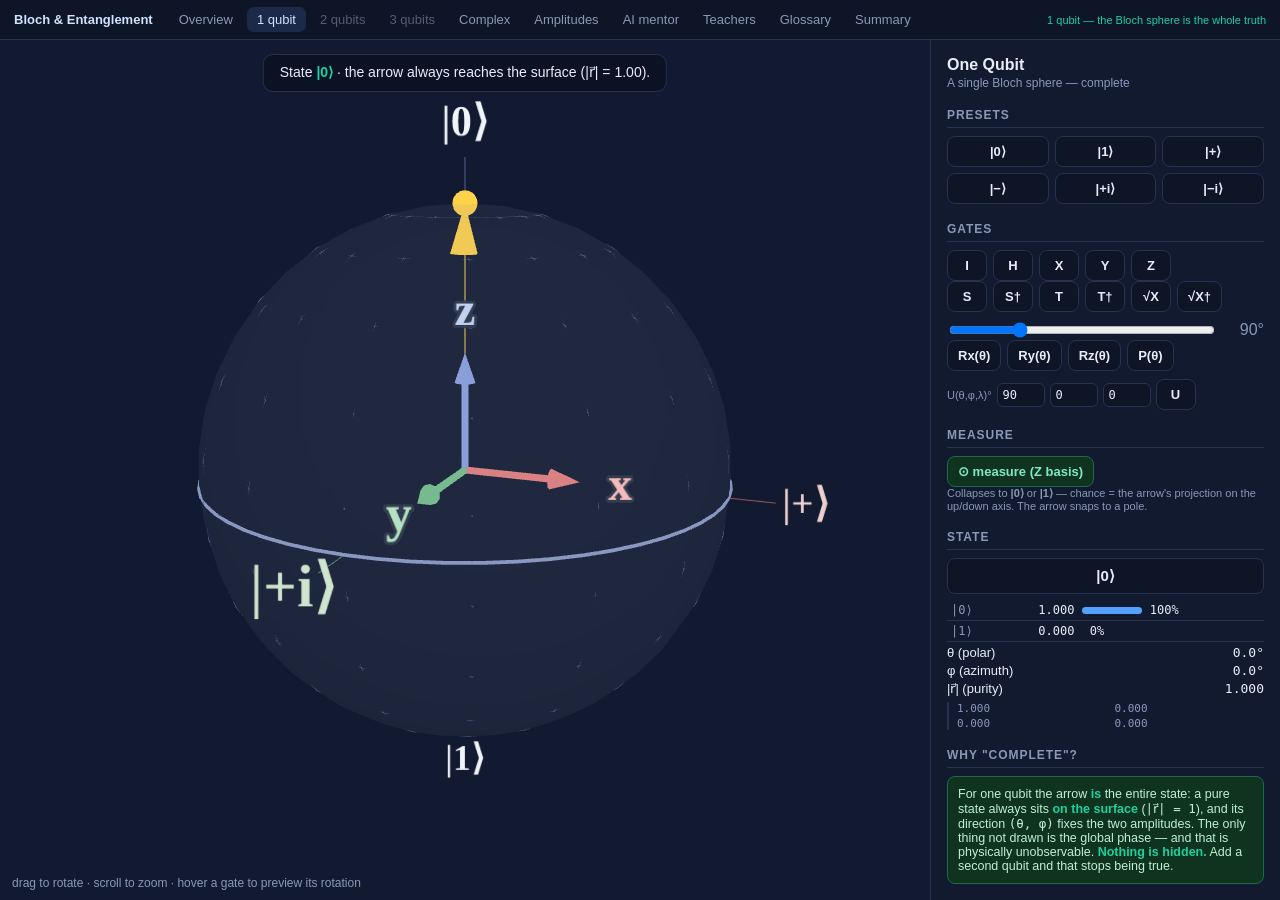
<file: docs/one-qubit.html>
<!DOCTYPE html>
<html lang="en">
<head>
<meta charset="UTF-8" />
<meta name="viewport" content="width=device-width, initial-scale=1.0" />
<link rel="icon" href="favicon.svg" />
<title>One Qubit — the complete Bloch sphere</title>
<link rel="stylesheet" href="q.css" />
<style>
  .qnav .warn{color:var(--good)}
  button.preset{flex:1 1 28%}
  .callout{background:#10331f;border:1px solid #1d6b45;border-radius:8px;padding:10px;font-size:12.5px;color:#bff0d4}
  .callout b{color:var(--good)}
  .next{display:block;margin-top:16px;text-align:center;background:#1c2a4a;color:#cfe2ff;border-radius:8px;
    padding:9px;text-decoration:none;font-weight:600}
  .next:hover{background:#22335a}
</style>
<script type="importmap">
{ "imports": {
  "three": "./vendor/three.module.js",
  "three/addons/": "./vendor/addons/"
}}
</script>
<script src="qlib.js"></script>
</head>
<body>
<nav class="qnav">
  <span class="brand">Bloch &amp; Entanglement</span>
  <a href="index.html">Overview</a>
  <a href="one-qubit.html" class="active">1 qubit</a>
  <a href="two-qubit.html" class="opt">2 qubits</a>
  <a href="three-qubit.html" class="opt">3 qubits</a>
  <a href="complex.html">Complex</a>
  <a href="amplitudes.html">Amplitudes</a>
  <a href="ai-mentor.html">AI mentor</a>
  <a href="reader.html?doc=teachers.md">Teachers</a>
  <a href="reader.html?doc=glossary.md">Glossary</a>
  <a href="reader.html?doc=summary.md">Summary</a>
  <span class="warn">1 qubit — the Bloch sphere is the whole truth</span>
</nav>
<div id="app">
  <div id="stage">
    <canvas id="c" aria-label="Interactive 3D Bloch sphere visualization (WebGL). Drag to rotate."></canvas>
    <div id="teach">Apply gates and watch the single arrow move.</div>
    <div id="hint">drag to rotate · scroll to zoom · hover a gate to preview its rotation</div>
  </div>
  <div id="panel">
    <h1>One Qubit</h1>
    <div class="sub">A single Bloch sphere — complete</div>

    <h2>Presets</h2>
    <div class="row">
      <button class="preset" data-preset="0">|0⟩</button>
      <button class="preset" data-preset="1">|1⟩</button>
      <button class="preset" data-preset="+">|+⟩</button>
      <button class="preset" data-preset="-">|−⟩</button>
      <button class="preset" data-preset="+i">|+i⟩</button>
      <button class="preset" data-preset="-i">|−i⟩</button>
    </div>

    <h2>Gates</h2>
    <div class="row">
      <button class="gate" data-g="I">I</button>
      <button class="gate" data-g="H">H</button>
      <button class="gate" data-g="X">X</button>
      <button class="gate" data-g="Y">Y</button>
      <button class="gate" data-g="Z">Z</button>
    </div>
    <div class="row">
      <button class="gate" data-g="S">S</button>
      <button class="gate" data-g="Sdg">S†</button>
      <button class="gate" data-g="T">T</button>
      <button class="gate" data-g="Tdg">T†</button>
      <button class="gate" data-g="SX">√X</button>
      <button class="gate" data-g="SXdg">√X†</button>
    </div>
    <div class="angwrap" style="margin-top:8px">
      <input type="range" id="ang" min="0" max="360" value="90" />
      <span id="angv">90°</span>
    </div>
    <div class="row">
      <button class="gate" data-g="RX">Rx(θ)</button>
      <button class="gate" data-g="RY">Ry(θ)</button>
      <button class="gate" data-g="RZ">Rz(θ)</button>
      <button class="gate" data-g="P">P(θ)</button>
    </div>
    <div class="urow">
      <span>U(θ,φ,λ)°</span>
      <input type="number" id="uTh" value="90" title="θ" />
      <input type="number" id="uPh" value="0" title="φ" />
      <input type="number" id="uLa" value="0" title="λ" />
      <button class="gate" data-g="U">U</button>
    </div>

    <h2>Measure</h2>
    <div class="row"><button class="measbtn" id="measure">⊙ measure (Z basis)</button></div>
    <div class="small">Collapses to <b>|0⟩</b> or <b>|1⟩</b> — chance = the arrow's projection on the up/down axis. The arrow snaps to a pole.</div>

    <h2>State</h2>
    <div class="name" id="stateName">|0⟩</div>
    <table class="state" id="stateTbl"></table>
    <div class="kv"><span>θ (polar)</span><span id="theta">0.0°</span></div>
    <div class="kv"><span>φ (azimuth)</span><span id="phi">0.0°</span></div>
    <div class="kv"><span>|r⃗| (purity)</span><span id="rlen">1.000</span></div>
    <div class="mat" id="mat"></div>

    <h2>Why "complete"?</h2>
    <div class="callout">For one qubit the arrow <b>is</b> the entire state:
      a pure state always sits <b>on the surface</b> (<code>|r⃗| = 1</code>), and its
      direction <code>(θ, φ)</code> fixes the two amplitudes. The only thing not drawn is the
      global phase — and that is physically unobservable. <b>Nothing is hidden.</b>
      Add a second qubit and that stops being true.</div>

    <details>
      <summary>Gate dictionary — what each does to the arrow</summary>
      <p>Every single-qubit gate is a <b>rotation of the Bloch sphere</b>. Hover any button to
        see its axis and turn angle drawn on the sphere.</p>
      <ul>
        <li><b>I</b> — identity: no rotation, the arrow doesn't move.</li>
        <li><b>X / Y / Z</b> — 180° about the x / y / z axis. X and Y flip |0⟩↔|1⟩ (north↔south);
          Z is a phase flip (|+⟩↔|−⟩), leaving |0⟩,|1⟩ put.</li>
        <li><b>H</b> — 180° about the diagonal (x+z)/√2; swaps the z and x axes (|0⟩↔|+⟩, |1⟩↔|−⟩).</li>
        <li><b>S, S†</b> — ±90° about z (S = √Z). <b>T, T†</b> — ±45° about z (T = √S = ⁴√Z).
          The †-versions turn the other way.</li>
        <li><b>√X, √X†</b> — ±90° about x (√X = "half a NOT": apply it twice to get X).</li>
        <li><b>P(θ)</b> — phase gate, θ about z. Same arrow motion as Rz (they differ only by an
          invisible global phase); <code>P(π)=Z</code>, <code>P(π/2)=S</code>, <code>P(π/4)=T</code>.</li>
        <li><b>Rx, Ry, Rz (θ)</b> — a tunable rotation by θ about x / y / z.</li>
        <li><b>U(θ,φ,λ)</b> — the universal gate = Rz(φ)·Ry(θ)·Rz(λ); it reaches <em>any</em>
          orientation, so every gate above is a special case.</li>
      </ul>
    </details>

    <h2>Gate log &amp; replay</h2>
    <div class="replay">
      <button id="rReset" title="to start">⏮</button>
      <button id="rBack" title="step back">◀</button>
      <button id="rFwd" title="step forward">▶</button>
      <button id="rCont" title="to latest">⏭</button>
      <span class="pos" id="logPos">0 / 0</span>
    </div>
    <div id="log"></div>

    <a class="next" href="two-qubit.html">Next: 2 qubits — where it gets interesting →</a>
  </div>
</div>

<script type="module">
import * as THREE from 'three';
import { OrbitControls } from 'three/addons/controls/OrbitControls.js';
Q.initThree(THREE, OrbitControls);
const { C, R2, gates, rotGate, pGate, uGate, axisAngle, applyU, bloch, density1, normalize, cmul, cconj, cabs2, fmtC, z,
  toThree, makeLabel, setupScene, attachResize, startLoop, makeBlochSphere, makeGatePreview, rotationToward, makeAnimator, makeReplay, measure } = Q;
const RAD = d => parseFloat(d) * Math.PI / 180;
const $ = id => document.getElementById(id);
const N = 1;
let state = [C(1), C(0)];

/* ---- this page's named states ---- */
const named = [
  ['|0⟩', [C(1), C(0)]], ['|1⟩', [C(0), C(1)]], ['|+⟩', [C(R2), C(R2)]],
  ['|−⟩', [C(R2), C(-R2)]], ['|+i⟩', [C(R2), C(0, R2)]], ['|−i⟩', [C(R2), C(0, -R2)]],
];
function classify() {
  for (const [nm, v] of named) {
    let re = 0, im = 0;
    for (let i = 0; i < 2; i++) { const t = cmul(cconj(v[i]), state[i]); re += t.re; im += t.im; }
    if (re * re + im * im > 0.9995) return nm;
  }
  return 'superposition';
}

/* ---- scene ---- */
const { renderer, scene, camera, controls } = setupScene($('c'), { cameraPos: [1.4, 1.1, 3.6], point: 60 });
const sphere = makeBlochSphere(scene, { r: 1, arrowColor: 0xffd24a });
const lp = makeLabel('|+⟩', '#d6a0a0', 0.42); lp.position.set(1.26, 0, 0); scene.add(lp);
const li = makeLabel('|+i⟩', '#9fc7a0', 0.5); li.position.set(0, 0, 1.3); scene.add(li);
const tip = new THREE.Mesh(new THREE.SphereGeometry(0.045, 16, 16), new THREE.MeshBasicMaterial({ color: 0xffd24a })); scene.add(tip);
const preview = makeGatePreview(scene);
const animator = makeAnimator();
const vec = b => toThree([b.rx, b.ry, b.rz]);

/* ---- readouts ---- */
function update() {
  state = normalize(state);
  const b = bloch(state, N, 0);
  sphere.set(b);
  tip.position.copy(vec(b).normalize().multiplyScalar(b.len * sphere.r));
  const labels = ['|0⟩', '|1⟩']; let html = '';
  for (let i = 0; i < 2; i++) {
    const p = cabs2(state[i]);
    html += `<tr><td class="k">${labels[i]}</td><td class="amp">${fmtC(state[i])}</td>` +
      `<td><span class="pbar" style="width:${(p * 60).toFixed(1)}px"></span> ${(p * 100).toFixed(0)}%</td></tr>`;
  }
  $('stateTbl').innerHTML = html;
  $('stateName').textContent = classify();
  $('theta').textContent = (Math.acos(Math.max(-1, Math.min(1, b.rz))) * 180 / Math.PI).toFixed(1) + '°';
  $('phi').textContent = (((Math.atan2(b.ry, b.rx) * 180 / Math.PI) + 360) % 360).toFixed(1) + '°';
  $('rlen').textContent = b.len.toFixed(3);
  const d = density1(b);
  $('mat').innerHTML = `<div>${z(d.r00).toFixed(3)}</div><div>${fmtC(d.r01)}</div>` +
    `<div>${fmtC(cconj(d.r01))}</div><div>${z(d.r11).toFixed(3)}</div>`;
  $('teach').innerHTML = `State <b>${classify()}</b> · the arrow always reaches the surface (|r⃗| = ${b.len.toFixed(2)}).`;
}

/* ---- gates, presets, replay ---- */
const replay = makeReplay({
  onRebuild: (base, ops) => { animator.clear(); state = base.map(a => C(a.re, a.im)); for (const op of ops) state = applyU(state, N, 0, op.U); update(); },
  log: $('log'), pos: $('logPos'),
});
function gateOf(name) {
  if (name === 'RX' || name === 'RY' || name === 'RZ')
    return { U: rotGate(name[1], RAD($('ang').value)), label: `${name[1]}(${$('ang').value}°)`, disp: name[0] + name[1].toLowerCase() };
  if (name === 'P') return { U: pGate(RAD($('ang').value)), label: `P(${$('ang').value}°)`, disp: 'P' };
  if (name === 'U') return { U: uGate(RAD($('uTh').value), RAD($('uPh').value), RAD($('uLa').value)), label: `U(${$('uTh').value},${$('uPh').value},${$('uLa').value})`, disp: 'U' };
  const disp = { Sdg: 'S†', Tdg: 'T†', SXdg: '√X†' }[name] || name;
  return { U: gates[name], label: disp, disp };
}
function doGate(name) {
  const g = gateOf(name);
  const b0 = bloch(state, N, 0), r0 = vec(b0), len0 = b0.len, aa = axisAngle(g.U);
  replay.push({ U: g.U, label: g.label });           // state + readouts go final immediately
  const r1 = vec(bloch(state, N, 0));
  const { axis3, ang } = rotationToward(r0, r1, aa.axis, aa.theta);
  if (aa.theta > 1e-4 && len0 > 1e-4) animator.start(e => {
    const cur = r0.clone().applyAxisAngle(axis3, ang * e);
    sphere.arrow.setDirection(cur.clone().normalize()); sphere.arrow.setLength(Math.max(len0 * sphere.r, 0.001), sphere.head[0], sphere.head[1]);
    tip.position.copy(cur.clone().multiplyScalar(sphere.r));
  });
}
const presets = { '0': [C(1), C(0)], '1': [C(0), C(1)], '+': [C(R2), C(R2)], '-': [C(R2), C(-R2)], '+i': [C(R2), C(0, R2)], '-i': [C(R2), C(0, -R2)] };
const plabel = { '0': '|0⟩', '1': '|1⟩', '+': '|+⟩', '-': '|−⟩', '+i': '|+i⟩', '-i': '|−i⟩' };
document.querySelectorAll('button.gate').forEach(b => {
  b.addEventListener('click', () => doGate(b.dataset.g));
  b.addEventListener('mouseenter', () => {
    const g = gateOf(b.dataset.g), aa = axisAngle(g.U);
    if (aa.theta < 1e-4) { preview.hide(); return; }
    preview.show(sphere.group.position, aa.axis, aa.theta, g.disp, vec(bloch(state, N, 0)), sphere.r);
  });
  b.addEventListener('mouseleave', () => preview.hide());
});
document.querySelectorAll('button.preset').forEach(b => b.addEventListener('click', () => replay.setBase(presets[b.dataset.preset], plabel[b.dataset.preset])));
$('ang').addEventListener('input', () => $('angv').textContent = $('ang').value + '°');
$('rReset').addEventListener('click', () => replay.reset());
$('rBack').addEventListener('click', () => replay.back());
$('rFwd').addEventListener('click', () => replay.fwd());
$('rCont').addEventListener('click', () => replay.cont());
$('log').addEventListener('click', e => { const el = e.target.closest('.step'); if (el) replay.jump(+el.dataset.i); });
$('measure').addEventListener('click', () => { const out = measure(state), i = out.findIndex(a => a.re === 1); replay.setBase(out, ['|0⟩', '|1⟩'][i] + ' measured'); });

attachResize($('stage'), renderer, camera);
startLoop(renderer, scene, camera, controls, now => animator.tick(now));
replay.setBase([C(1), C(0)], '|0⟩');
</script>
</body>
</html>
</file>
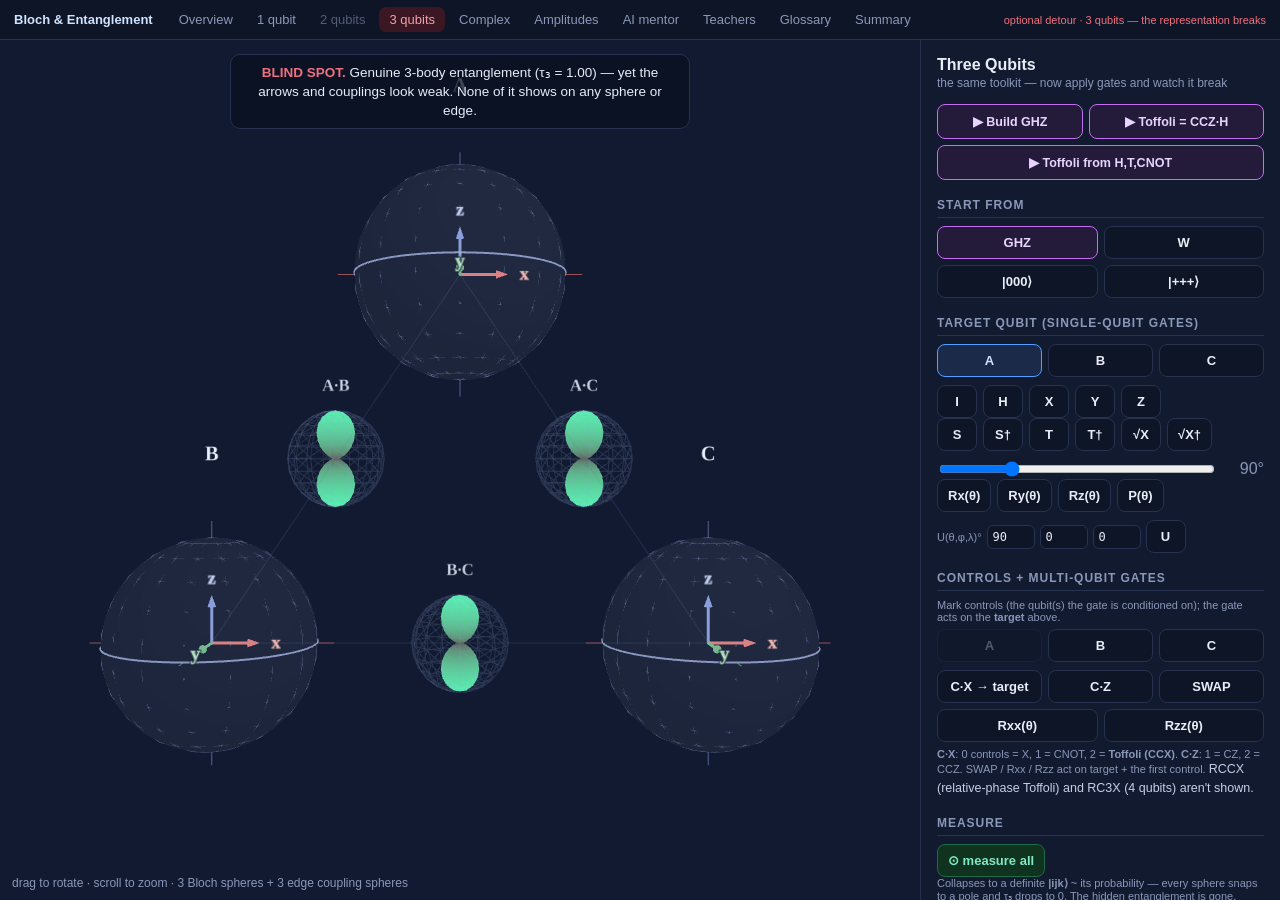
<file: docs/three-qubit.html>
<!DOCTYPE html>
<html lang="en">
<head>
<meta charset="UTF-8" />
<meta name="viewport" content="width=device-width, initial-scale=1.0" />
<link rel="icon" href="favicon.svg" />
<title>Three Qubits — where the picture breaks</title>
<link rel="stylesheet" href="q.css" />
<style>
  :root{--tri:#c56cf0;--pair:#34c3ff;--fail:#f0707f}
  .qnav a.active{background:#3a1722;color:#f0a0ac}
  .qnav .warn{color:var(--fail)}
  #teach{font-size:13.5px} #teach b{color:var(--fail)} #teach .ok{color:#4fe39a}
  #panel{flex:0 0 360px;max-width:360px}
  button{padding:8px 10px}
  button.preset{flex:1 1 44%}
  button.preset.on{border-color:var(--tri);background:#241a3a;color:#e7d4ff}
  button.q{flex:1} button.q.on{background:#1c2a4a;border-color:var(--b);color:#cfe2ff}
  button.ctrl{flex:1} button.ctrl.on{background:#241a3a;border-color:var(--tri);color:#e7d4ff}
  button.ctrl:disabled{opacity:.3;cursor:not-allowed}
  button.two{flex:1 1 30%}
  .name{margin:0 0 4px}
  .amps{font-family:ui-monospace,Menlo,Consolas,monospace;font-size:11px;color:var(--muted);
    text-align:center;margin-bottom:6px;word-break:break-word}
  .big{font-size:15px;font-weight:700;text-align:center;border-radius:10px;padding:11px;margin-bottom:4px;
    border:1px solid var(--line);background:var(--panel2)}
  .big.hot{border-color:var(--fail);background:#2a131a;color:#ffd0d7}
  .big.cool{border-color:#1d6b45;background:#10241b;color:#bff0d4}
  .legend{display:flex;gap:14px;font-size:11px;color:var(--muted);margin:2px 0 8px;justify-content:center}
  .legend i{display:inline-block;width:10px;height:10px;border-radius:2px;vertical-align:middle;margin-right:4px}
  .qrow{display:flex;align-items:center;gap:8px;margin:5px 0}
  .qrow .lab{width:60px;font-size:12px;color:#cfe2ff}
  .budget{flex:1;height:15px;background:var(--panel2);border:1px solid var(--line);border-radius:8px;overflow:hidden;display:flex}
  .budget .tri{background:var(--tri)} .budget .pair{background:var(--pair)}
  .qrow .val{width:54px;text-align:right;font-size:11px;color:var(--muted);font-variant-numeric:tabular-nums;
    font-family:ui-monospace,Menlo,Consolas,monospace}
  .note{font-size:12.5px;line-height:1.5;color:#c4cfe6}
  .alt{background:var(--panel2);border:1px solid var(--line);border-radius:8px;padding:11px;font-size:12.5px;line-height:1.5;color:#c4cfe6}
  .alt b{color:#cfe2ff} .alt svg{display:block;margin:8px auto 4px}
  .navlinks{display:flex;gap:8px;margin-top:16px}
  .navlinks a{flex:1;text-align:center;background:#1c2a4a;color:#cfe2ff;border-radius:8px;padding:9px;
    text-decoration:none;font-weight:600;font-size:13px}
  .navlinks a:hover{background:#22335a}
</style>
<script type="importmap">
{ "imports": {
  "three": "./vendor/three.module.js",
  "three/addons/": "./vendor/addons/"
}}
</script>
<script src="qlib.js"></script>
</head>
<body>
<nav class="qnav">
  <span class="brand">Bloch &amp; Entanglement</span>
  <a href="index.html">Overview</a>
  <a href="one-qubit.html">1 qubit</a>
  <a href="two-qubit.html" class="opt">2 qubits</a>
  <a href="three-qubit.html" class="active">3 qubits</a>
  <a href="complex.html">Complex</a>
  <a href="amplitudes.html">Amplitudes</a>
  <a href="ai-mentor.html">AI mentor</a>
  <a href="reader.html?doc=teachers.md">Teachers</a>
  <a href="reader.html?doc=glossary.md">Glossary</a>
  <a href="reader.html?doc=summary.md">Summary</a>
  <span class="warn">optional detour · 3 qubits — the representation breaks</span>
</nav>
<div id="app">
  <div id="stage">
    <canvas id="c" aria-label="Interactive 3D Bloch sphere visualization (WebGL). Drag to rotate."></canvas>
    <div id="teach"></div>
    <div id="hint">drag to rotate · scroll to zoom · 3 Bloch spheres + 3 edge coupling spheres</div>
    <div id="lesson" hidden>
      <div class="ls-step" id="lsStep"></div>
      <div class="ls-title" id="lsTitle"></div>
      <div class="ls-body" id="lsBody"></div>
      <div class="ls-ctrl">
        <button id="lsBack">← Back</button>
        <button id="lsNext">Next →</button>
        <button id="lsExit">Exit lesson</button>
      </div>
    </div>
  </div>
  <div id="panel">
    <h1>Three Qubits</h1>
    <div class="sub">the same toolkit — now apply gates and watch it break</div>

    <div class="lesson-bar">
      <button class="lesson-start" data-lesson="ghz">▶ Build GHZ</button>
      <button class="lesson-start" data-lesson="tofccz">▶ Toffoli = CCZ·H</button>
      <button class="lesson-start" data-lesson="tofct">▶ Toffoli from H,T,CNOT</button>
    </div>

    <h2>Start from</h2>
    <div class="row">
      <button class="preset" data-preset="ghz">GHZ</button>
      <button class="preset" data-preset="w">W</button>
      <button class="preset" data-preset="000">|000⟩</button>
      <button class="preset" data-preset="ppp">|+++⟩</button>
    </div>

    <h2>Target qubit (single-qubit gates)</h2>
    <div class="seg">
      <button class="q on" data-tgt="0">A</button>
      <button class="q" data-tgt="1">B</button>
      <button class="q" data-tgt="2">C</button>
    </div>
    <div class="row">
      <button class="gate" data-g="I">I</button>
      <button class="gate" data-g="H">H</button>
      <button class="gate" data-g="X">X</button>
      <button class="gate" data-g="Y">Y</button>
      <button class="gate" data-g="Z">Z</button>
    </div>
    <div class="row">
      <button class="gate" data-g="S">S</button>
      <button class="gate" data-g="Sdg">S†</button>
      <button class="gate" data-g="T">T</button>
      <button class="gate" data-g="Tdg">T†</button>
      <button class="gate" data-g="SX">√X</button>
      <button class="gate" data-g="SXdg">√X†</button>
    </div>
    <div class="angwrap" style="margin-top:8px">
      <input type="range" id="ang" min="0" max="360" value="90" />
      <span id="angv">90°</span>
    </div>
    <div class="row">
      <button class="gate" data-g="RX">Rx(θ)</button>
      <button class="gate" data-g="RY">Ry(θ)</button>
      <button class="gate" data-g="RZ">Rz(θ)</button>
      <button class="gate" data-g="P">P(θ)</button>
    </div>
    <div class="urow">
      <span>U(θ,φ,λ)°</span>
      <input type="number" id="uTh" value="90" title="θ" />
      <input type="number" id="uPh" value="0" title="φ" />
      <input type="number" id="uLa" value="0" title="λ" />
      <button class="gate" data-g="U">U</button>
    </div>

    <h2>Controls + multi-qubit gates</h2>
    <div class="small">Mark controls (the qubit(s) the gate is conditioned on); the gate acts on the
      <b>target</b> above.</div>
    <div class="seg" style="margin-top:6px">
      <button class="ctrl" data-ctrl="0">A</button>
      <button class="ctrl" data-ctrl="1">B</button>
      <button class="ctrl" data-ctrl="2">C</button>
    </div>
    <div class="row">
      <button class="two" data-c="CX">C·X → target</button>
      <button class="two" data-c="CZ">C·Z</button>
      <button class="two" data-c="SWAP">SWAP</button>
      <button class="two" data-c="RXX">Rxx(θ)</button>
      <button class="two" data-c="RZZ">Rzz(θ)</button>
    </div>
    <div class="small" style="margin-top:6px"><b>C·X</b>: 0 controls = X, 1 = CNOT, 2 = <b>Toffoli (CCX)</b>.
      <b>C·Z</b>: 1 = CZ, 2 = CCZ. SWAP / Rxx / Rzz act on target + the first control.
      <span class="note">RCCX (relative-phase Toffoli) and RC3X (4 qubits) aren't shown.</span></div>

    <h2>Measure</h2>
    <div class="row"><button class="measbtn" id="measure">⊙ measure all</button></div>
    <div class="small">Collapses to a definite <b>|ijk⟩</b> ~ its probability — every sphere snaps to a pole and τ₃ drops to 0. The hidden entanglement is gone.</div>

    <h2>State</h2>
    <div class="name" id="stateName">GHZ</div>
    <div class="amps" id="amps"></div>

    <h2>What the picture misses</h2>
    <div class="big" id="tau3">τ₃ = 0.00</div>
    <div class="note" id="tau3note" style="text-align:center;margin-bottom:4px"></div>

    <h2>Per-qubit entanglement budget</h2>
    <div class="legend">
      <span><i style="background:var(--tri)"></i>tripartite (invisible)</span>
      <span><i style="background:var(--pair)"></i>pairwise (visible)</span>
    </div>
    <div id="budgets"></div>
    <div class="note" style="margin-top:6px"><code>τ<sub>q|rest</sub> = 1 − |r⃗<sub>q</sub>|²</code>
      splits into pairwise couplings + a genuinely tripartite remainder (the 3-tangle).</div>

    <h2>Gate log &amp; replay</h2>
    <div class="replay">
      <button id="rReset" title="to start">⏮</button>
      <button id="rBack" title="step back">◀</button>
      <button id="rFwd" title="step forward">▶</button>
      <button id="rCont" title="to latest">⏭</button>
      <span class="pos" id="logPos">0 / 0</span>
    </div>
    <div id="log"></div>
    <div class="small" style="margin-top:6px">Try: start <b>|000⟩</b>, then <b>H·A</b>,
      <b>C·X</b> (control A → target B), <b>C·X</b> (control B → target C) to build GHZ — and watch τ₃
      climb to 1 while every arrow stays at the centre.</div>

    <h2>Honest reckoning</h2>
    <div class="alt" id="reck"></div>

    <h2>What captures it instead</h2>
    <div class="alt">
      <b>Graph / cluster states</b> — qubits = nodes, entangling gates = edges. Complete for
      stabilizer states; GHZ is a star/triangle graph:
      <svg width="120" height="78" viewBox="0 0 120 78">
        <line x1="60" y1="14" x2="28" y2="64" stroke="#c56cf0" stroke-width="2"/>
        <line x1="60" y1="14" x2="92" y2="64" stroke="#c56cf0" stroke-width="2"/>
        <line x1="28" y1="64" x2="92" y2="64" stroke="#c56cf0" stroke-width="2"/>
        <circle cx="60" cy="14" r="9" fill="#1c2a4a" stroke="#54a0ff" stroke-width="2"/>
        <circle cx="28" cy="64" r="9" fill="#1c2a4a" stroke="#54a0ff" stroke-width="2"/>
        <circle cx="92" cy="64" r="9" fill="#1c2a4a" stroke="#54a0ff" stroke-width="2"/>
        <text x="60" y="18" fill="#cfe2ff" font-size="10" text-anchor="middle">A</text>
        <text x="28" y="68" fill="#cfe2ff" font-size="10" text-anchor="middle">B</text>
        <text x="92" y="68" fill="#cfe2ff" font-size="10" text-anchor="middle">C</text>
      </svg>
      <b>Tensor networks</b> (MPS / PEPS) — efficient when entanglement is bounded; the grid of
      tensors mirrors the qubit grid. &nbsp; <b>Higher-order correlators</b> — the 3-body
      ⟨σ⊗σ⊗σ⟩ tensor that the pairwise couplings throw away.
    </div>

    <div class="navlinks">
      <a href="two-qubit.html">← 2 qubits</a>
      <a href="index.html">Overview</a>
    </div>
  </div>
</div>

<script type="module">
import * as THREE from 'three';
import { OrbitControls } from 'three/addons/controls/OrbitControls.js';
Q.initThree(THREE, OrbitControls);
const { C, R2, gates, rotGate, pGate, uGate, rxxGate, rzzGate, axisAngle, applyU, applyU2, mcx, mcz, swap,
  bloch, corrTensor, tangle3, cabs2, toThree, makeLabel, axisLine, setupScene, attachResize, startLoop,
  makeBlochSphere, makeCouplingSphere, makeGatePreview, makeAnimator, rotationToward, makeReplay, makeLessons, measure, V3 } = Q;
const $ = id => document.getElementById(id), N = 3, R3 = 1 / Math.sqrt(3), R8 = 1 / Math.sqrt(8), QN = ['A', 'B', 'C'];
const RAD = d => parseFloat(d) * Math.PI / 180;
let state = new Array(8).fill(0).map(() => C(0));

const presets = {
  ghz: (() => { const s = new Array(8).fill(0).map(() => C(0)); s[0] = C(R2); s[7] = C(R2); return s; })(),
  w:   (() => { const s = new Array(8).fill(0).map(() => C(0)); s[1] = C(R3); s[2] = C(R3); s[4] = C(R3); return s; })(),
  '000': (() => { const s = new Array(8).fill(0).map(() => C(0)); s[0] = C(1); return s; })(),
  ppp: (() => new Array(8).fill(0).map(() => C(R8)))(),
};
const pName = { ghz: 'GHZ', w: 'W', '000': '|000⟩', ppp: '|+++⟩' };

/* ---- scene: 3 Bloch spheres on a triangle + 3 edge coupling spheres ---- */
const { renderer, scene, camera, controls } = setupScene($('c'), { cameraPos: [0, 0.15, 6.9], target: [0, 0.15, 0], ambient: 0.85 });
const PA = [0, 1.45], PB = [-1.65, -1.0], PC = [1.65, -1.0];
const mid = (p, q) => [(p[0] + q[0]) / 2, (p[1] + q[1]) / 2];
scene.add(axisLine(V3(PA[0], PA[1], 0), V3(PB[0], PB[1], 0), 0x2c3a5c, 0.6));
scene.add(axisLine(V3(PA[0], PA[1], 0), V3(PC[0], PC[1], 0), 0x2c3a5c, 0.6));
scene.add(axisLine(V3(PB[0], PB[1], 0), V3(PC[0], PC[1], 0), 0x2c3a5c, 0.6));
const blA = makeBlochSphere(scene, { cx: PA[0], cy: PA[1], r: 0.7, arrowColor: 0xff9f43, tag: 'A', head: [0.16, 0.1], kets: false });
const blB = makeBlochSphere(scene, { cx: PB[0], cy: PB[1], r: 0.7, arrowColor: 0x54a0ff, tag: 'B', head: [0.16, 0.1], kets: false });
const blC = makeBlochSphere(scene, { cx: PC[0], cy: PC[1], r: 0.7, arrowColor: 0x4fe39a, tag: 'C', head: [0.16, 0.1], kets: false });
const bls = [blA, blB, blC];
function couplingAt(p, q, tag) {
  const m = mid(p, q), c = makeCouplingSphere(scene, { cx: m[0], cy: m[1], rad: 0.32, seg: 30 });
  const lab = makeLabel(tag, '#9fb0d8', 0.34); lab.position.set(m[0], m[1] + 0.48, 0); scene.add(lab);
  return c;
}
const cpAB = couplingAt(PA, PB, 'A·B'), cpAC = couplingAt(PA, PC, 'A·C'), cpBC = couplingAt(PB, PC, 'B·C');
const preview = makeGatePreview(scene), animator = makeAnimator();
const vec = b => toThree([b.rx, b.ry, b.rz]);

/* ---- readouts ---- */
function update() {
  const r = [bloch(state, N, 0), bloch(state, N, 1), bloch(state, N, 2)];
  bls.forEach((bl, i) => bl.set(r[i]));
  cpAB.set(corrTensor(state, N, 0, 1)); cpAC.set(corrTensor(state, N, 0, 2)); cpBC.set(corrTensor(state, N, 1, 2));

  const t3 = tangle3(state), minLen = Math.min(r[0].len, r[1].len, r[2].len);
  const t3el = $('tau3');
  t3el.textContent = `τ₃ (genuine tripartite, invisible to this view) = ${t3.toFixed(2)}`;
  t3el.className = 'big ' + (t3 > 0.5 ? 'hot' : 'cool');
  $('tau3note').textContent = t3 > 0.5 ? 'none of this entanglement appears on any sphere or coupling' : 'no hidden multipartite entanglement';

  $('budgets').innerHTML = QN.map((tg, i) => {
    const tot = 1 - r[i].len * r[i].len, tri = Math.min(t3, tot), pair = Math.max(0, tot - tri);
    return `<div class="qrow"><span class="lab">${tg}|rest</span>` +
      `<div class="budget"><span class="tri" style="width:${(tri * 100).toFixed(1)}%"></span>` +
      `<span class="pair" style="width:${(pair * 100).toFixed(1)}%"></span></div>` +
      `<span class="val">${tot.toFixed(2)}</span></div>`;
  }).join('');

  // teaching + reckoning, driven by the live state (works for any gate-built state)
  let teach, reck;
  if (t3 > 0.5) {
    teach = `<b>BLIND SPOT.</b> Genuine 3-body entanglement (τ₃ = ${t3.toFixed(2)}) — yet the arrows and couplings look weak. None of it shows on any sphere or edge.`;
    reck = '1- and 2-body marginals <b>cannot distinguish</b> this from classically-correlated coins. The exponential truth collapses onto a few pairwise numbers; the multipartite part vanishes from view.';
  } else if (minLen > 0.985) {
    teach = 'Separable / product state — arrows full, no entanglement to represent. The picture is honest here.';
    reck = 'No entanglement — the spheres + couplings are trivially complete here.';
  } else {
    teach = `<span class="ok">The picture works here.</span> τ₃ = ${t3.toFixed(2)} (no hidden 3-body part) — what entanglement exists is carried <span class="ok">pairwise</span> by the couplings.`;
    reck = 'The entanglement here is <b>shared pairwise</b>, so the coupling spheres carry it faithfully — the lucky case, not the rule.';
  }
  $('teach').innerHTML = teach; $('reck').innerHTML = reck;

  const ket = i => '|' + ((i >> 2) & 1) + ((i >> 1) & 1) + (i & 1) + '⟩';
  let g0 = null;                                       // factor out the (unobservable) global phase
  for (let i = 0; i < 8; i++) if (cabs2(state[i]) > 1e-9) { const m = Math.hypot(state[i].re, state[i].im); g0 = { re: state[i].re / m, im: state[i].im / m }; break; }
  $('amps').textContent = state.map((a, i) => {
    if (cabs2(a) <= 1e-6) return null;
    const re = a.re * g0.re + a.im * g0.im;            // Re(a · conj(global phase))
    return `${re < -1e-6 ? '−' : ''}${Math.hypot(a.re, a.im).toFixed(3)}${ket(i)}`;
  }).filter(Boolean).join('  +  ').replace(/\+  −/g, '−');
}

/* ---- gate engine: target + controls, single- and multi-qubit, with replay ---- */
let target = 0; const ctrls = new Set();
function renderRoles() {
  document.querySelectorAll('button[data-tgt]').forEach(b => b.classList.toggle('on', +b.dataset.tgt === target));
  document.querySelectorAll('button[data-ctrl]').forEach(b => {
    const q = +b.dataset.ctrl;
    if (q === target) ctrls.delete(q);
    b.disabled = q === target; b.classList.toggle('on', ctrls.has(q));
  });
}
function gate1(name) {
  if (name === 'RX' || name === 'RY' || name === 'RZ') return { U: rotGate(name[1], RAD($('ang').value)), disp: name[0] + name[1].toLowerCase(), tag: `${name[1]}(${$('ang').value}°)` };
  if (name === 'P') return { U: pGate(RAD($('ang').value)), disp: 'P', tag: `P(${$('ang').value}°)` };
  if (name === 'U') return { U: uGate(RAD($('uTh').value), RAD($('uPh').value), RAD($('uLa').value)), disp: 'U', tag: `U(${$('uTh').value},${$('uPh').value},${$('uLa').value})` };
  const disp = { Sdg: 'S†', Tdg: 'T†', SXdg: '√X†' }[name] || name;
  return { U: gates[name], disp, tag: disp };
}
function applyOp(s, op) {
  if (op.kind === 1) return applyU(s, N, op.qubit, op.U);
  if (op.kind === 'mcx') return mcx(s, N, op.controls, op.target);
  if (op.kind === 'mcz') return mcz(s, N, op.qubits);
  if (op.kind === 'swap') return swap(s, N, op.a, op.b);
  if (op.kind === '2u') return applyU2(s, N, op.qi, op.qj, op.M);
  return s;
}
const replay = makeReplay({
  onRebuild: (base, ops) => { animator.clear(); state = base.map(a => C(a.re, a.im)); for (const op of ops) state = applyOp(state, op); update(); },
  log: $('log'), pos: $('logPos'),
});
function doSingle(name) {
  const g = gate1(name), sph = bls[target];
  const b0 = bloch(state, N, target), r0 = vec(b0), len0 = b0.len, aa = axisAngle(g.U);
  replay.push({ kind: 1, qubit: target, U: g.U, label: `${g.tag}·${QN[target]}` });
  const r1 = vec(bloch(state, N, target));
  const { axis3, ang } = rotationToward(r0, r1, aa.axis, aa.theta);
  if (aa.theta > 1e-4 && len0 > 1e-4) animator.start(e => {
    const cur = r0.clone().applyAxisAngle(axis3, ang * e);
    sph.arrow.visible = true; sph.arrow.setDirection(cur.clone().normalize()); sph.arrow.setLength(Math.max(len0 * sph.r, 0.001), sph.head[0], sph.head[1]);
  });
}
function doCtrl(name) {
  const c = [...ctrls].sort(), nm = c.map(q => QN[q]).join(''), tn = QN[target];
  if (name === 'CX') {
    const label = c.length === 0 ? `X·${tn}` : c.length === 1 ? `CX ${nm}→${tn}` : `CCX ${nm}→${tn}`;
    replay.push({ kind: 'mcx', controls: c, target, label });
  } else if (name === 'CZ') {
    const qs = [...c, target], all = qs.map(q => QN[q]).join('');
    replay.push({ kind: 'mcz', qubits: qs, label: qs.length === 1 ? `Z·${tn}` : qs.length === 2 ? `CZ ${all}` : `CCZ ${all}` });
  } else if (name === 'SWAP') {
    if (!c.length) return; replay.push({ kind: 'swap', a: target, b: c[0], label: `SWAP ${tn}↔${QN[c[0]]}` });
  } else if (name === 'RXX' || name === 'RZZ') {
    if (!c.length) return;
    const M = (name === 'RXX' ? rxxGate : rzzGate)(RAD($('ang').value));
    replay.push({ kind: '2u', qi: target, qj: c[0], M, label: `${name}(${$('ang').value}°) ${tn}·${QN[c[0]]}` });
  }
}

/* ---- wiring ---- */
document.querySelectorAll('button.preset').forEach(b => b.addEventListener('click', () => {
  document.querySelectorAll('button.preset').forEach(x => x.classList.toggle('on', x === b));
  $('stateName').textContent = pName[b.dataset.preset];
  replay.setBase(presets[b.dataset.preset], pName[b.dataset.preset]);
}));
document.querySelectorAll('button[data-tgt]').forEach(b => b.addEventListener('click', () => { target = +b.dataset.tgt; renderRoles(); }));
$('measure').addEventListener('click', () => { const out = measure(state), i = out.findIndex(a => a.re === 1), lbl = '|' + i.toString(2).padStart(3, '0') + '⟩'; document.querySelectorAll('button.preset').forEach(x => x.classList.remove('on')); $('stateName').textContent = lbl + ' measured'; replay.setBase(out, lbl + ' measured'); });
document.querySelectorAll('button[data-ctrl]').forEach(b => b.addEventListener('click', () => { const q = +b.dataset.ctrl; if (q === target) return; ctrls.has(q) ? ctrls.delete(q) : ctrls.add(q); renderRoles(); }));
document.querySelectorAll('button.gate').forEach(b => {
  b.addEventListener('click', () => doSingle(b.dataset.g));
  b.addEventListener('mouseenter', () => {
    const g = gate1(b.dataset.g), aa = axisAngle(g.U);
    if (aa.theta < 1e-4) { preview.hide(); return; }
    const sph = bls[target];
    preview.show(sph.group.position, aa.axis, aa.theta, g.disp, vec(bloch(state, N, target)), sph.r);
  });
  b.addEventListener('mouseleave', () => preview.hide());
});
document.querySelectorAll('button.two[data-c]').forEach(b => b.addEventListener('click', () => doCtrl(b.dataset.c)));
$('ang').addEventListener('input', () => $('angv').textContent = $('ang').value + '°');
$('rReset').addEventListener('click', () => replay.reset());
$('rBack').addEventListener('click', () => replay.back());
$('rFwd').addEventListener('click', () => replay.fwd());
$('rCont').addEventListener('click', () => replay.cont());
$('log').addEventListener('click', e => { const el = e.target.closest('.step'); if (el) replay.jump(+el.dataset.i); });

/* ---- guided lessons ---- */
const H = q => ({ kind: 1, qubit: q, U: gates.H, label: `H·${QN[q]}` });
const G = (q, U, lab) => ({ kind: 1, qubit: q, U, label: `${lab}·${QN[q]}` });
const CX = (c, t) => ({ kind: 'mcx', controls: [c], target: t, label: `CX ${QN[c]}→${QN[t]}` });
const unit110 = (() => { const s = new Array(8).fill(0).map(() => C(0)); s[6] = C(1); return s; })();
const lessons = makeLessons({
  replay,
  els: { root: $('lesson'), step: $('lsStep'), title: $('lsTitle'), body: $('lsBody'), back: $('lsBack'), next: $('lsNext'), exit: $('lsExit') },
  onStart: l => { document.querySelectorAll('button.preset').forEach(x => x.classList.remove('on')); $('stateName').textContent = l.baseLabel; },
});
lessons.register({
  ghz: {
    base: presets['000'], baseLabel: '|000⟩', steps: [
      { step: 'Setup', title: 'Start — |000⟩', ops: [], body: "Three independent qubits, each <b>|0⟩</b>. τ₃ = 0 — nothing entangled. We'll build <b>GHZ = (|000⟩ + |111⟩)/√2</b> and watch the picture go blind." },
      { step: 'Step 1 of 3', title: 'H on A', ops: [H(0)], body: 'A Hadamard puts <b>A</b> into <b>|+⟩</b> — its arrow swings to the equator. Still a product state (τ₃ = 0).' },
      { step: 'Step 2 of 3', title: 'CNOT A→B', ops: [CX(0, 1)], body: 'A and B become a <b>Bell pair</b>: their arrows collapse to the centre and the <b>A·B coupling lights up</b>. τ₃ still 0 — ordinary 2-body entanglement, fully visible.' },
      { step: 'Done — GHZ', title: 'The blind spot', ops: [CX(1, 2)], body: 'One more CNOT spreads it to C. Now <b>every arrow sits at the centre</b> and every coupling shows only classical z-correlation — yet <span class="hot">τ₃ = 1</span>: <b>maximally entangled</b>, purely 3-body. <b>No sphere or edge shows it.</b> That is why the representation breaks at three qubits.' },
    ],
  },
  tofccz: {
    base: unit110, baseLabel: '|110⟩', steps: [
      { step: 'Setup', title: 'Toffoli = a CCZ in disguise', ops: [], body: 'Input <b>|110⟩</b> (both controls 1, target 0). A Toffoli should flip the target → <b>|111⟩</b>. We\'ll get there with a gate that has no "target" at all.' },
      { step: 'Step 1 of 3', title: 'H on the target C', ops: [H(2)], body: 'Move C into the X-basis (|0⟩→|+⟩). The state is now |11⟩⊗|+⟩.' },
      { step: 'Step 2 of 3', title: 'CCZ (symmetric)', ops: [{ kind: 'mcz', qubits: [0, 1, 2], label: 'CCZ ABC' }], body: '<b>CCZ</b> puts a −1 phase on <b>|111⟩</b> only, and treats all three qubits identically. In the X-basis that flips C: |+⟩→|−⟩.' },
      { step: 'Done', title: 'H on C → |111⟩', ops: [H(2)], body: 'Undo the basis change → <b>|111⟩</b>, exactly a Toffoli. So <b>CCX = H·CCZ·H</b> on the target — and since CCZ is symmetric, <em>any</em> qubit can play "target".' },
    ],
  },
  tofct: {
    base: unit110, baseLabel: '|110⟩', steps: [
      { step: 'Setup', title: 'Toffoli on real hardware', ops: [], body: "No device has a native 3-qubit gate. A Toffoli compiles into only <b>H, T, T†, CNOT</b> (the Clifford+T set). Input <b>|110⟩</b>; it should land on <b>|111⟩</b>. The middle states are messy superpositions — that's expected." },
      { step: 'Step 1 of 3', title: 'Open the target', ops: [H(2), CX(1, 2), G(2, gates.Tdg, 'T†'), CX(0, 2), G(2, gates.T, 'T')], body: 'H on C, then a ladder of CNOTs interleaved with T/T† phase kicks.' },
      { step: 'Step 2 of 3', title: 'Phase ladder', ops: [CX(1, 2), G(2, gates.Tdg, 'T†'), CX(0, 2), G(1, gates.T, 'T'), G(2, gates.T, 'T'), CX(0, 1), H(2)], body: 'More CNOT + T/T† to line the phases up on |111⟩.' },
      { step: 'Done — |111⟩', title: 'Close it out', ops: [G(0, gates.T, 'T'), G(1, gates.Tdg, 'T†'), CX(0, 1)], body: 'A final T, T† and CNOT on the controls → <b>|111⟩</b>. Exactly a Toffoli, built from only 1- and 2-qubit gates — how a real device runs CCX.' },
    ],
  },
});
document.querySelectorAll('.lesson-start').forEach(b => b.addEventListener('click', () => lessons.start(b.dataset.lesson)));

attachResize($('stage'), renderer, camera);
startLoop(renderer, scene, camera, controls, now => animator.tick(now));
renderRoles();
document.querySelector('button[data-preset="ghz"]').classList.add('on');
$('stateName').textContent = 'GHZ';
replay.setBase(presets.ghz, 'GHZ');
</script>
</body>
</html>
</file>
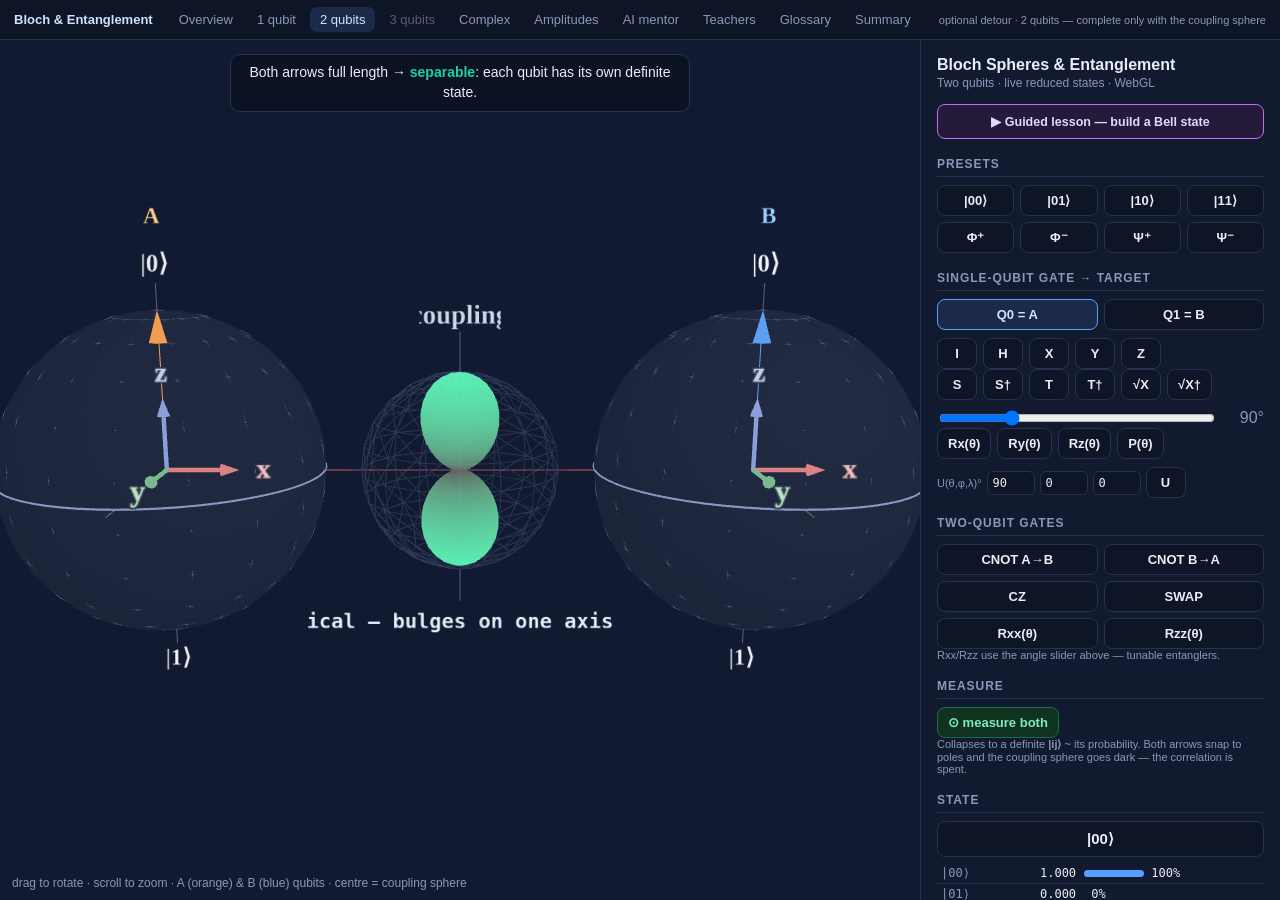
<file: docs/two-qubit.html>
<!DOCTYPE html>
<html lang="en">
<head>
<meta charset="UTF-8" />
<meta name="viewport" content="width=device-width, initial-scale=1.0" />
<link rel="icon" href="favicon.svg" />
<title>Bloch Spheres &amp; Entanglement — Interactive (WebGL)</title>
<link rel="stylesheet" href="q.css" />
<style>
  :root{--a:#ff9f43}
  #panel{flex:0 0 360px;max-width:360px}
  button.q{flex:1}
  button.q.on{background:#1c2a4a;border-color:var(--b);color:#cfe2ff}
  button.preset{flex:1 1 22%}
  button.two{flex:1 1 46%}
  .bar{height:8px;background:var(--panel2);border:1px solid var(--line);border-radius:6px;overflow:hidden;margin:4px 0 10px}
  .bar > i{display:block;height:100%;width:0;background:linear-gradient(90deg,var(--b),var(--link))}
  .two-col{display:flex;gap:12px}
  .qbox{flex:1;background:var(--panel2);border:1px solid var(--line);border-radius:10px;padding:10px}
  .qbox h3{margin:0 0 6px;font-size:13px}
  .qbox.A h3{color:var(--a)} .qbox.B h3{color:var(--b)}
  details{margin-top:14px;font-size:12.5px;line-height:1.5;color:#c4cfe6}
  details summary{cursor:pointer;color:var(--muted);font-weight:600}
  details a{color:var(--b)}
  details code{background:var(--panel2);padding:1px 4px;border-radius:4px}
  /* correlation fingerprint */
  .fprow{display:flex;align-items:center;gap:8px;margin:6px 0;font-size:12px}
  .fplab{width:42px;font-family:ui-monospace,Menlo,Consolas,monospace;color:#cfe2ff}
  .fptrack{position:relative;flex:1;height:14px;background:var(--panel2);border:1px solid var(--line);border-radius:7px}
  .fptrack::before{content:"";position:absolute;left:50%;top:-3px;bottom:-3px;width:1px;background:#5a6aa0}
  .fpfill{position:absolute;top:1px;bottom:1px;border-radius:5px;width:0;transition:.15s}
  .fpval{width:46px;text-align:right;font-variant-numeric:tabular-nums;font-family:ui-monospace,Menlo,Consolas,monospace}
  .fpnote{font-size:11px;color:var(--muted);margin-top:7px}
  .fpnote b{color:#cfe2ff}
  /* bell-state map */
  .square{display:grid;grid-template-columns:1fr 1fr;gap:8px;margin-top:8px}
  .cell{background:var(--panel2);border:1px solid var(--line);border-radius:10px;padding:11px 6px;
    text-align:center;cursor:pointer;transition:.12s}
  .cell:hover{border-color:#46598f}
  .cell.on{border-color:var(--link);background:#241a3a;box-shadow:0 0 0 1px var(--link),0 0 18px rgba(197,108,240,.45)}
  .cell .bs{font-size:19px;font-weight:700}
  .cell .op{font-size:11px;color:var(--muted);margin-top:2px;font-family:ui-monospace,Menlo,Consolas,monospace}
  .sqlegend{display:flex;gap:14px;font-size:11px;color:var(--muted);margin-top:8px;justify-content:center}
  .sqlegend b{color:#cfe2ff}
</style>
<script type="importmap">
{ "imports": {
  "three": "./vendor/three.module.js",
  "three/addons/": "./vendor/addons/"
}}
</script>
<script src="qlib.js"></script>
</head>
<body>
<nav class="qnav">
  <span class="brand">Bloch &amp; Entanglement</span>
  <a href="index.html">Overview</a>
  <a href="one-qubit.html">1 qubit</a>
  <a href="two-qubit.html" class="active">2 qubits</a>
  <a href="three-qubit.html" class="opt">3 qubits</a>
  <a href="complex.html">Complex</a>
  <a href="amplitudes.html">Amplitudes</a>
  <a href="ai-mentor.html">AI mentor</a>
  <a href="reader.html?doc=teachers.md">Teachers</a>
  <a href="reader.html?doc=glossary.md">Glossary</a>
  <a href="reader.html?doc=summary.md">Summary</a>
  <span class="warn">optional detour · 2 qubits — complete only with the coupling sphere</span>
</nav>
<div id="app">
  <div id="stage">
    <canvas id="c" aria-label="Interactive 3D Bloch sphere visualization (WebGL). Drag to rotate."></canvas>
    <div id="teach">Apply gates and watch the arrows.</div>
    <div id="hint">drag to rotate · scroll to zoom · A (orange) &amp; B (blue) qubits · centre = coupling sphere</div>
    <div id="lesson" hidden>
      <div class="ls-step" id="lsStep"></div>
      <div class="ls-title" id="lsTitle"></div>
      <div class="ls-body" id="lsBody"></div>
      <div class="ls-ctrl">
        <button id="lsBack">← Back</button>
        <button id="lsNext">Next →</button>
        <button id="lsExit">Exit lesson</button>
      </div>
    </div>
  </div>

  <div id="panel">
    <h1>Bloch Spheres &amp; Entanglement</h1>
    <div class="sub">Two qubits · live reduced states · WebGL</div>

    <div class="lesson-bar">
      <button class="lesson-start" data-lesson="bell">▶ Guided lesson — build a Bell state</button>
    </div>

    <h2>Presets</h2>
    <div class="row">
      <button class="preset" data-preset="00">|00⟩</button>
      <button class="preset" data-preset="01">|01⟩</button>
      <button class="preset" data-preset="10">|10⟩</button>
      <button class="preset" data-preset="11">|11⟩</button>
      <button class="preset" data-preset="phi+">Φ⁺</button>
      <button class="preset" data-preset="phi-">Φ⁻</button>
      <button class="preset" data-preset="psi+">Ψ⁺</button>
      <button class="preset" data-preset="psi-">Ψ⁻</button>
    </div>

    <h2>Single-qubit gate → target</h2>
    <div class="seg">
      <button class="q on" id="qA">Q0 = A</button>
      <button class="q" id="qB">Q1 = B</button>
    </div>
    <div class="row">
      <button class="gate" data-g="I">I</button>
      <button class="gate" data-g="H">H</button>
      <button class="gate" data-g="X">X</button>
      <button class="gate" data-g="Y">Y</button>
      <button class="gate" data-g="Z">Z</button>
    </div>
    <div class="row">
      <button class="gate" data-g="S">S</button>
      <button class="gate" data-g="Sdg">S†</button>
      <button class="gate" data-g="T">T</button>
      <button class="gate" data-g="Tdg">T†</button>
      <button class="gate" data-g="SX">√X</button>
      <button class="gate" data-g="SXdg">√X†</button>
    </div>
    <div class="angwrap" style="margin-top:8px">
      <input type="range" id="ang" min="0" max="360" value="90" />
      <span id="angv">90°</span>
    </div>
    <div class="row">
      <button class="gate" data-g="RX">Rx(θ)</button>
      <button class="gate" data-g="RY">Ry(θ)</button>
      <button class="gate" data-g="RZ">Rz(θ)</button>
      <button class="gate" data-g="P">P(θ)</button>
    </div>
    <div class="urow">
      <span>U(θ,φ,λ)°</span>
      <input type="number" id="uTh" value="90" title="θ" />
      <input type="number" id="uPh" value="0" title="φ" />
      <input type="number" id="uLa" value="0" title="λ" />
      <button class="gate" data-g="U">U</button>
    </div>

    <h2>Two-qubit gates</h2>
    <div class="row">
      <button class="two" data-g="CNOTAB">CNOT A→B</button>
      <button class="two" data-g="CNOTBA">CNOT B→A</button>
      <button class="two" data-g="CZ">CZ</button>
      <button class="two" data-g="SWAP">SWAP</button>
      <button class="two" data-g="RXX">Rxx(θ)</button>
      <button class="two" data-g="RZZ">Rzz(θ)</button>
    </div>
    <div class="small">Rxx/Rzz use the angle slider above — tunable entanglers.</div>

    <h2>Measure</h2>
    <div class="row"><button class="measbtn" id="measure">⊙ measure both</button></div>
    <div class="small">Collapses to a definite <b>|ij⟩</b> ~ its probability. Both arrows snap to poles and the coupling sphere goes dark — the correlation is spent.</div>

    <h2>State</h2>
    <div class="name" id="stateName">|00⟩</div>
    <table class="state" id="stateTbl"></table>

    <h2>Entanglement</h2>
    <div class="kv"><span>Concurrence C</span><span id="cVal">0.000</span></div>
    <div class="bar"><i id="cBar"></i></div>
    <div class="small" id="cExplain"></div>

    <h2>Correlation fingerprint</h2>
    <div class="small">Joint Pauli correlations ⟨P⊗P⟩ — what <em>defines</em> each Bell
      state. For entangled states these hit ±1 while the single-qubit arrows sit at 0.</div>
    <div class="fprow"><span class="fplab">⟨XX⟩</span><div class="fptrack"><i class="fpfill" id="fpXX"></i></div><span class="fpval" id="vXX">0.00</span></div>
    <div class="fprow"><span class="fplab">⟨YY⟩</span><div class="fptrack"><i class="fpfill" id="fpYY"></i></div><span class="fpval" id="vYY">0.00</span></div>
    <div class="fprow"><span class="fplab">⟨ZZ⟩</span><div class="fptrack"><i class="fpfill" id="fpZZ"></i></div><span class="fpval" id="vZZ">0.00</span></div>
    <div class="fpnote" id="fpNote"></div>

    <h2>Bell-state map</h2>
    <div class="small">Hit one qubit with a Pauli to walk between the four Bell states
      (the superdense-coding map). Click a cell to jump there; the highlight follows your gates.</div>
    <div class="square">
      <div class="cell" data-bell="phi+"><div class="bs">Φ⁺</div><div class="op">I</div></div>
      <div class="cell" data-bell="phi-"><div class="bs">Φ⁻</div><div class="op">Z</div></div>
      <div class="cell" data-bell="psi+"><div class="bs">Ψ⁺</div><div class="op">X</div></div>
      <div class="cell" data-bell="psi-"><div class="bs">Ψ⁻</div><div class="op">Y = XZ</div></div>
    </div>
    <div class="sqlegend"><span><b>→</b> Z phase-flip</span><span><b>↓</b> X bit-flip</span><span><b>⤡</b> Y</span></div>

    <h2>Reduced single-qubit states</h2>
    <div class="two-col">
      <div class="qbox A">
        <h3>Qubit A (Q0)</h3>
        <div class="kv"><span>|r⃗|</span><span id="rA">1.000</span></div>
        <div class="kv"><span>purity</span><span id="pA">1.000</span></div>
        <div class="mat" id="matA"></div>
      </div>
      <div class="qbox B">
        <h3>Qubit B (Q1)</h3>
        <div class="kv"><span>|r⃗|</span><span id="rB">1.000</span></div>
        <div class="kv"><span>purity</span><span id="pB">1.000</span></div>
        <div class="mat" id="matB"></div>
      </div>
    </div>

    <h2>Gate log &amp; replay</h2>
    <div class="replay">
      <button id="rReset" title="to start">⏮</button>
      <button id="rBack" title="step back">◀</button>
      <button id="rFwd" title="step forward">▶</button>
      <button id="rCont" title="to latest">⏭</button>
      <span class="pos" id="logPos">0 / 0</span>
    </div>
    <div id="log"></div>
    <div class="small" style="margin-top:6px">A preset starts a run; gates record onto it.
      Step through with the controls, or click any step to jump there. Applying a gate from a
      mid-point replaces what was ahead.</div>

    <details>
      <summary>What am I looking at? (the big idea)</summary>
      <p>A Bloch sphere shows <em>one</em> qubit. The arrow (Bloch vector
      <code>r⃗</code>) is the qubit's reduced state.</p>
      <p><b>Separable</b> states → both arrows have length 1 (each qubit has a
      definite state). <b>Entangled</b> states → the arrows <em>shrink</em>; a
      maximally entangled <em>Bell state</em> puts both arrows at the
      <em>center</em> (maximally mixed, <code>r⃗ = 0</code>).</p>
      <p>The centre <b>coupling sphere</b> colours each measurement direction
      <code>n̂</code> by the joint correlation
      <code>E(n̂) = ⟨(n̂·σ)(n̂·σ)⟩</code>: <span style="color:#1de08a">green =
      correlated</span>, <span style="color:#f0556a">red = anti-correlated</span>,
      dim = uncorrelated. The surface also <b>bulges out where correlated and
      pinches toward the centre where not</b>, so strength reads as shape. The
      panel's ⟨XX⟩/⟨YY⟩/⟨ZZ⟩ are just <code>E</code> along the three coloured axis
      pokes.</p>
      <p>So the singlet <b>Ψ⁻</b> is a uniformly <em>red</em> round ball
      (anti-correlated every direction — its rotational invariance), <b>Φ⁺</b> is a
      vivid green ball with red caps, and a product state like <b>|00⟩</b> is a green
      <em>dumbbell</em> along the z-axis only. A round, fully-bulged ball <em>while
      the arrows vanish</em> = maximal entanglement. (Concurrence <code>C</code>
      stays in the panel; <code>|r⃗| = √(1 − C²)</code>.)</p>
      <p>Full notes: <a href="notes.html">rendered</a> ·
      <a href="bloch-sphere-and-entanglement.md">raw .md</a></p>
    </details>

    <details>
      <summary>Gate dictionary (what each does in these pictures)</summary>
      <p><b>Single-qubit gates rotate one Bloch arrow</b> (hover a button to see the axis &amp; angle
        on its sphere). They never create entanglement by themselves.</p>
      <ul>
        <li><b>I</b> — no rotation. <b>X / Y / Z</b> — 180° about x / y / z. <b>H</b> — 180° about
          (x+z)/√2.</li>
        <li><b>S, S†</b> — ±90° about z (S = √Z); <b>T, T†</b> — ±45° about z; <b>√X, √X†</b> —
          ±90° about x.</li>
        <li><b>P(θ)</b> — phase gate, θ about z (same arrow motion as Rz). <b>Rx/Ry/Rz(θ)</b> —
          tunable θ about an axis. <b>U(θ,φ,λ)</b> — the universal gate; reaches any orientation.</li>
      </ul>
      <p><b>Two-qubit gates act on the coupling sphere &amp; entanglement</b> — the arrows shrink and
        the centre sphere lights up:</p>
      <ul>
        <li><b>CNOT (CX)</b> — the workhorse entangler: on a superposed control (e.g. <code>H·A</code>
          then CNOT) it builds a Bell state — both arrows collapse to the centre, the coupling sphere
          blazes. On a basis state it's just a conditional flip (no entanglement).</li>
        <li><b>CZ</b> — symmetric phase entangler; from <code>|++⟩</code> it makes a Bell-type state.
          Equal to CNOT dressed with Hadamards.</li>
        <li><b>SWAP</b> — exchanges the two qubits: the two arrows trade places. Creates <em>no</em>
          entanglement (pure relabeling).</li>
        <li><b>Rxx(θ)</b> — a <em>tunable</em> entangler about X⊗X: as θ goes 0→90° it smoothly grows
          the ⟨XX⟩ correlation and shrinks the arrows; θ=90° is maximally entangling.</li>
        <li><b>Rzz(θ)</b> — tunable entangler about Z⊗Z (the native interaction on much superconducting
          hardware); grows ⟨ZZ⟩. CNOT = Rzz(90°) plus single-qubit gates.</li>
      </ul>
      <p class="small">Multi-qubit gates from the IBM palette (Toffoli/CCX, RCCX, RC3X) need 3–4
        qubits; measure, |0⟩ reset, barrier and <code>if</code> aren't unitary rotations, so they
        don't appear here. See the <a href="three-qubit.html">3-qubit page</a> for the multipartite story.</p>
    </details>
  </div>
</div>

<script type="module">
import * as THREE from 'three';
import { OrbitControls } from 'three/addons/controls/OrbitControls.js';
Q.initThree(THREE, OrbitControls);
const { C, R2, gates, rotGate, pGate, uGate, rxxGate, rzzGate, axisAngle, applyU, applyU2, cnot, cz, swap, normalize,
  bloch, density1, corrTensor, concurrence, cmul, cconj, cabs2, fmtC, z, toThree, makeLabel, makeDynText, axisLine,
  setupScene, attachResize, startLoop, makeBlochView, makeGatePreview, rotationToward, makeAnimator, makeReplay, makeLessons, measure, V3 } = Q;
const RAD = d => parseFloat(d) * Math.PI / 180;
function gate1(name) {                            // single-qubit gate → {U, disp, tag}
  if (name === 'RX' || name === 'RY' || name === 'RZ') return { U: rotGate(name[1], RAD($('ang').value)), disp: name[0] + name[1].toLowerCase(), tag: `${name[1]}(${$('ang').value}°)` };
  if (name === 'P') return { U: pGate(RAD($('ang').value)), disp: 'P', tag: `P(${$('ang').value}°)` };
  if (name === 'U') return { U: uGate(RAD($('uTh').value), RAD($('uPh').value), RAD($('uLa').value)), disp: 'U', tag: `U(${$('uTh').value},${$('uPh').value},${$('uLa').value})` };
  const disp = { Sdg: 'S†', Tdg: 'T†', SXdg: '√X†' }[name] || name;
  return { U: gates[name], disp, tag: disp };
}
const $ = id => document.getElementById(id);
const N = 2;
let state = [C(1), C(0), C(0), C(0)];
let activeQubit = 0;

const named = [
  ['|00⟩', [C(1), C(0), C(0), C(0)]], ['|01⟩', [C(0), C(1), C(0), C(0)]],
  ['|10⟩', [C(0), C(0), C(1), C(0)]], ['|11⟩', [C(0), C(0), C(0), C(1)]],
  ['Bell Φ⁺', [C(R2), C(0), C(0), C(R2)]], ['Bell Φ⁻', [C(R2), C(0), C(0), C(-R2)]],
  ['Bell Ψ⁺', [C(0), C(R2), C(R2), C(0)]], ['Bell Ψ⁻ (singlet)', [C(0), C(R2), C(-R2), C(0)]],
];
function classify() {
  for (const [nm, v] of named) {
    let re = 0, im = 0;
    for (let i = 0; i < 4; i++) { const t = cmul(cconj(v[i]), state[i]); re += t.re; im += t.im; }
    if (re * re + im * im > 0.9995) return nm;
  }
  return concurrence(state) < 1e-3 ? 'separable (product) state' : 'entangled state';
}

/* ---- scene ---- */
const { renderer, scene, camera, controls } = setupScene($('c'), { cameraPos: [0, 1.4, 6.4], point: 80 });
const view = makeBlochView(scene, { n: 2, sep: 1.85, couplingRad: 0.62,
  colors: [0xff9f43, 0x54a0ff], tags: ['A', 'B'], tagColors: ['#ff9f43', '#54a0ff'] });
const [sphA, sphB] = view.spheres, coupling = view.coupling;
const AX = 0.62 * 1.4;
scene.add(axisLine(V3(-AX, 0, 0), V3(AX, 0, 0), 0xd06a6a));
scene.add(axisLine(V3(0, -AX, 0), V3(0, AX, 0), 0x6f7fb5));
scene.add(axisLine(V3(0, 0, -AX), V3(0, 0, AX), 0x69b07a));
const coupTitle = makeLabel('coupling', '#9fb0d8', 0.5); coupTitle.position.set(0, 0.96, 0); scene.add(coupTitle);
const coupNote = makeDynText({ scale: 2.0, color: '#cfe2ff', cw: 512, font: 34 }); coupNote.sprite.position.set(0, -1.02, 0); scene.add(coupNote.sprite);
const preview = makeGatePreview(scene);
const animator = makeAnimator();
const vec = b => toThree([b.rx, b.ry, b.rz]);

/* ---- readouts ---- */
function setFP(fillId, valId, v) {
  const fill = $(fillId), mag = Math.min(1, Math.abs(v));
  fill.style.width = (mag * 50) + '%';
  if (v >= 0) { fill.style.left = '50%'; fill.style.background = '#1dd1a1'; }
  else { fill.style.left = (50 - mag * 50) + '%'; fill.style.background = '#ff6b6b'; }
  $(valId).textContent = (v >= 0 ? '+' : '−') + Math.abs(v).toFixed(2);
}
function matHTML(b) {
  const d = density1(b);
  return `<div>${z(d.r00).toFixed(3)}</div><div>${fmtC(d.r01)}</div><div>${fmtC(cconj(d.r01))}</div><div>${z(d.r11).toFixed(3)}</div>`;
}
function update() {
  state = normalize(state);
  const A = bloch(state, N, 0), B = bloch(state, N, 1), c = concurrence(state);
  sphA.set(A); sphB.set(B);
  const labels = ['|00⟩', '|01⟩', '|10⟩', '|11⟩']; let html = '';
  for (let i = 0; i < 4; i++) {
    const p = cabs2(state[i]);
    html += `<tr><td class="k">${labels[i]}</td><td class="amp">${fmtC(state[i])}</td>` +
      `<td><span class="pbar" style="width:${(p * 60).toFixed(1)}px"></span> ${(p * 100).toFixed(0)}%</td></tr>`;
  }
  $('stateTbl').innerHTML = html;
  const name = classify(); $('stateName').textContent = name;
  $('cVal').textContent = c.toFixed(3); $('cBar').style.width = (c * 100) + '%';
  $('rA').textContent = A.len.toFixed(3); $('rB').textContent = B.len.toFixed(3);
  $('pA').textContent = ((1 + A.len * A.len) / 2).toFixed(3); $('pB').textContent = ((1 + B.len * B.len) / 2).toFixed(3);
  $('matA').innerHTML = matHTML(A); $('matB').innerHTML = matHTML(B);

  const T = corrTensor(state, N, 0, 1);
  const cor = { xx: T[0][0], yy: T[1][1], zz: T[2][2] };
  setFP('fpXX', 'vXX', cor.xx); setFP('fpYY', 'vYY', cor.yy); setFP('fpZZ', 'vZZ', cor.zz);
  const sg = x => x > 0.98 ? '+' : x < -0.98 ? '−' : '·', pat = sg(cor.xx) + sg(cor.yy) + sg(cor.zz);
  const fpMap = { '+−+': 'Φ⁺', '−++': 'Φ⁻', '++−': 'Ψ⁺', '−−−': 'Ψ⁻' };
  $('fpNote').innerHTML = fpMap[pat]
    ? `pattern <b>(${pat})</b> uniquely identifies <b>${fpMap[pat]}</b> — joint correlations ±1, local arrows 0.`
    : 'partial / mixed correlations — not a Bell state.';
  const cellOf = { 'Bell Φ⁺': 'phi+', 'Bell Φ⁻': 'phi-', 'Bell Ψ⁺': 'psi+', 'Bell Ψ⁻ (singlet)': 'psi-' }[name];
  document.querySelectorAll('.cell').forEach(el => el.classList.toggle('on', el.dataset.bell === cellOf));

  coupling.set(T);
  coupNote.set(c < 0.02 ? 'classical — bulges on one axis only' : c > 0.98 ? 'maximally entangled — full round ball' : `partially entangled — C = ${c.toFixed(2)}`);

  let t, e;
  if (c < 0.02) { t = 'Both arrows full length → <b>separable</b>: each qubit has its own definite state.'; e = 'No entanglement. The two spheres tell the whole story.'; }
  else if (c > 0.98) { t = 'Both arrows at the <b>center</b> → <b>maximally entangled</b>. All information lives in the correlation, not the parts.'; e = 'Each qubit alone is maximally mixed (|r⃗|=0). The pair is pure, but neither qubit is.'; }
  else { t = `<b>Partially entangled</b> (C = ${c.toFixed(2)}) → arrows shrinking as |r⃗| = √(1 − C²).`; e = 'Knowledge is leaking from the individual qubits into their correlation.'; }
  $('teach').innerHTML = t; $('cExplain').textContent = e;
}

/* ---- gates + replay ---- */
function applyOp(s, op) {
  if (op.kind === 1) return applyU(s, N, op.qubit, op.U);
  if (op.kind === '2u') return applyU2(s, N, 0, 1, op.M);
  if (op.op === 'CNOTAB') return cnot(s, N, 0, 1);
  if (op.op === 'CNOTBA') return cnot(s, N, 1, 0);
  if (op.op === 'CZ') return cz(s, N, 0, 1);
  return swap(s, N, 0, 1);
}
const replay = makeReplay({
  onRebuild: (base, ops) => { animator.clear(); state = base.map(a => C(a.re, a.im)); for (const op of ops) state = applyOp(state, op); update(); },
  log: $('log'), pos: $('logPos'),
});
function doSingle(name) {
  const tag = activeQubit === 0 ? 'A' : 'B';
  const g = gate1(name), U = g.U, label = `${g.tag}·${tag}`;
  const sph = activeQubit === 0 ? sphA : sphB;
  const b0 = bloch(state, N, activeQubit), r0 = vec(b0), len0 = b0.len, aa = axisAngle(U);
  replay.push({ kind: 1, qubit: activeQubit, U, label });
  const r1 = vec(bloch(state, N, activeQubit));
  const { axis3, ang } = rotationToward(r0, r1, aa.axis, aa.theta);
  if (aa.theta > 1e-4 && len0 > 1e-4) animator.start(e => {
    const cur = r0.clone().applyAxisAngle(axis3, ang * e);
    sph.arrow.visible = true; sph.arrow.setDirection(cur.clone().normalize()); sph.arrow.setLength(Math.max(len0 * sph.r, 0.001), sph.head[0], sph.head[1]);
  });
}
function doTwo(name) {
  if (name === 'RXX' || name === 'RZZ') {
    const M = (name === 'RXX' ? rxxGate : rzzGate)(RAD($('ang').value));
    replay.push({ kind: '2u', M, label: `${name}(${$('ang').value}°)` });
    return;
  }
  const labels = { CNOTAB: 'CNOT A→B', CNOTBA: 'CNOT B→A', CZ: 'CZ', SWAP: 'SWAP' };
  replay.push({ kind: 2, op: name, label: labels[name] });
}

const presets = {
  '00': [C(1), C(0), C(0), C(0)], '01': [C(0), C(1), C(0), C(0)], '10': [C(0), C(0), C(1), C(0)], '11': [C(0), C(0), C(0), C(1)],
  'phi+': [C(R2), C(0), C(0), C(R2)], 'phi-': [C(R2), C(0), C(0), C(-R2)], 'psi+': [C(0), C(R2), C(R2), C(0)], 'psi-': [C(0), C(R2), C(-R2), C(0)],
};
const plabel = { '00': '|00⟩', '01': '|01⟩', '10': '|10⟩', '11': '|11⟩', 'phi+': 'Φ⁺', 'phi-': 'Φ⁻', 'psi+': 'Ψ⁺', 'psi-': 'Ψ⁻' };

document.querySelectorAll('button.gate').forEach(b => {
  b.addEventListener('click', () => doSingle(b.dataset.g));
  b.addEventListener('mouseenter', () => {
    const g = gate1(b.dataset.g), aa = axisAngle(g.U);
    if (aa.theta < 1e-4) { preview.hide(); return; }
    const sph = activeQubit === 0 ? sphA : sphB;
    preview.show(sph.group.position, aa.axis, aa.theta, g.disp, vec(bloch(state, N, activeQubit)), sph.r);
  });
  b.addEventListener('mouseleave', () => preview.hide());
});
document.querySelectorAll('button.two').forEach(b => b.addEventListener('click', () => doTwo(b.dataset.g)));
$('qA').addEventListener('click', () => { activeQubit = 0; $('qA').classList.add('on'); $('qB').classList.remove('on'); });
$('qB').addEventListener('click', () => { activeQubit = 1; $('qB').classList.add('on'); $('qA').classList.remove('on'); });
$('ang').addEventListener('input', () => $('angv').textContent = $('ang').value + '°');
$('rReset').addEventListener('click', () => replay.reset());
$('rBack').addEventListener('click', () => replay.back());
$('rFwd').addEventListener('click', () => replay.fwd());
$('rCont').addEventListener('click', () => replay.cont());
$('log').addEventListener('click', e => { const el = e.target.closest('.step'); if (el) replay.jump(+el.dataset.i); });
document.querySelectorAll('.cell').forEach(el => el.addEventListener('click', () => replay.setBase(presets[el.dataset.bell], plabel[el.dataset.bell])));
document.querySelectorAll('button.preset').forEach(b => b.addEventListener('click', () => replay.setBase(presets[b.dataset.preset], plabel[b.dataset.preset])));
$('measure').addEventListener('click', () => { const out = measure(state), i = out.findIndex(a => a.re === 1); replay.setBase(out, '|' + i.toString(2).padStart(2, '0') + '⟩ measured'); });

/* ---- guided lesson: build a Bell state ---- */
const lessons = makeLessons({
  replay,
  els: { root: $('lesson'), step: $('lsStep'), title: $('lsTitle'), body: $('lsBody'), back: $('lsBack'), next: $('lsNext'), exit: $('lsExit') },
});
lessons.register({
  bell: {
    base: [C(1), C(0), C(0), C(0)], baseLabel: '|00⟩', steps: [
      { step: 'Setup', title: 'Start — |00⟩', ops: [], body: "Two independent qubits, both <b>|0⟩</b> (arrows up). C = 0 and the coupling sphere is dark. We'll build the Bell state <b>Φ⁺ = (|00⟩+|11⟩)/√2</b>." },
      { step: 'Step 1 of 2', title: 'H on A', ops: [{ kind: 1, qubit: 0, U: gates.H, label: 'H·A' }], body: 'A Hadamard puts <b>A</b> into <b>|+⟩</b> (arrow to the equator). Still <b>separable</b> (C = 0): A is in superposition but not entangled with B.' },
      { step: 'Done — Bell Φ⁺', title: 'CNOT A→B', ops: [{ kind: 2, op: 'CNOTAB', label: 'CNOT A→B' }], body: "Conditioning B on A entangles them: <b>both arrows collapse to the centre</b> and the <b>coupling sphere lights up</b> — C = 1. At two qubits the coupling sphere captures the entanglement perfectly; at three it won't — see the GHZ lesson." },
    ],
  },
});
document.querySelectorAll('.lesson-start').forEach(b => b.addEventListener('click', () => lessons.start(b.dataset.lesson)));

attachResize($('stage'), renderer, camera);
startLoop(renderer, scene, camera, controls, now => animator.tick(now));
replay.setBase([C(1), C(0), C(0), C(0)], '|00⟩');
</script>
</body>
</html>
</file>
<file: docs/q.css>
/* q.css — shared styles for the Bloch & Entanglement camp pages.
   Page-specific rules live in each page's own <style>. */
:root{
  --bg:#0b1020; --panel:#121a30; --panel2:#0e1526; --ink:#e8edf7; --muted:#8a98b8;
  --line:#26324f; --b:#54a0ff; --good:#1dd1a1; --q:#ffd24a; --link:#c56cf0;
}
*{box-sizing:border-box}
html,body{margin:0;height:100%;background:var(--bg);color:var(--ink);
  font-family:-apple-system,BlinkMacSystemFont,"Segoe UI",Roboto,Helvetica,Arial,sans-serif}
body{display:flex;flex-direction:column;height:100vh}

/* top navigation */
.qnav{display:flex;align-items:center;gap:4px;padding:7px 14px;background:#0e1526;
  border-bottom:1px solid #26324f;font-size:13px;flex:0 0 auto}
.qnav .brand{font-weight:700;color:#cfe2ff;margin-right:12px}
.qnav a{color:#8a98b8;text-decoration:none;padding:5px 10px;border-radius:7px}
.qnav a:hover{background:#16203a;color:#cfe2ff}
.qnav a.active{background:#1c2a4a;color:#cfe2ff}
.qnav a.opt{opacity:.55}
.qnav .warn{margin-left:auto;font-size:11px;color:var(--muted)}

/* canvas stage + side panel */
#app{display:flex;flex:1 1 auto;min-height:0;overflow:hidden}
#stage{position:relative;flex:1 1 auto;min-width:0}
#c{display:block;width:100%;height:100%}
#teach{position:absolute;left:50%;top:14px;transform:translateX(-50%);max-width:92%;text-align:center;
  background:rgba(10,16,32,.76);border:1px solid var(--line);border-radius:10px;padding:8px 16px;
  font-size:14px;line-height:1.42;pointer-events:none}
#teach b{color:var(--good)}
#hint{position:absolute;left:12px;bottom:10px;color:var(--muted);font-size:12px}
#panel{flex:0 0 350px;max-width:350px;background:var(--panel);border-left:1px solid var(--line);
  overflow-y:auto;padding:16px 16px 40px}

h1{font-size:16px;margin:0 0 2px}
.sub{color:var(--muted);font-size:12px;margin-bottom:14px}
h2{font-size:12px;text-transform:uppercase;letter-spacing:.08em;color:var(--muted);
  margin:18px 0 8px;border-bottom:1px solid var(--line);padding-bottom:5px}

/* buttons */
.row{display:flex;flex-wrap:wrap;gap:6px}
.seg{display:flex;gap:6px;margin-bottom:8px}
button{background:var(--panel2);color:var(--ink);border:1px solid var(--line);border-radius:8px;
  padding:7px 10px;font-size:13px;cursor:pointer;font-weight:600;transition:.12s}
button:hover{border-color:#46598f;background:#18223c}
button:active{transform:translateY(1px)}
button.gate{min-width:40px}
button.measbtn{background:#10331f;border-color:#1d6b45;color:#7fe9c3}
button.measbtn:hover{border-color:#1dd1a1;background:#14422a}

/* readouts */
.kv{display:flex;justify-content:space-between;font-size:13px;margin:3px 0}
.kv span:last-child{font-variant-numeric:tabular-nums;font-family:ui-monospace,Menlo,Consolas,monospace}
table.state{width:100%;border-collapse:collapse;font-family:ui-monospace,Menlo,Consolas,monospace;font-size:12px}
table.state td{padding:3px 4px;border-bottom:1px solid var(--line)}
table.state td.k{color:var(--muted)} table.state td.amp{text-align:right}
.pbar{display:inline-block;height:7px;border-radius:4px;background:var(--b);vertical-align:middle}
.mat{font-family:ui-monospace,Menlo,Consolas,monospace;font-size:11px;color:var(--muted);
  display:grid;grid-template-columns:1fr 1fr;gap:2px 8px;margin-top:6px;border-left:2px solid var(--line);padding-left:8px}
.name{font-size:15px;font-weight:700;text-align:center;padding:8px;background:var(--panel2);
  border:1px solid var(--line);border-radius:8px;margin-bottom:6px}
.small{font-size:11px;color:var(--muted)}
input[type=range]{width:100%}
.angwrap{display:flex;align-items:center;gap:8px}
.angwrap span{font-variant-numeric:tabular-nums;width:46px;text-align:right;color:var(--muted)}

/* gate log + replay */
.replay{display:flex;gap:6px;margin-bottom:8px;align-items:center}
.replay button{flex:1;font-size:14px;padding:6px 0}
.replay .pos{flex:0 0 auto;font-size:11px;color:var(--muted);font-variant-numeric:tabular-nums;padding:0 4px}
#log{display:flex;flex-wrap:wrap;gap:5px;align-items:center;background:var(--panel2);
  border:1px solid var(--line);border-radius:8px;padding:8px;min-height:34px;max-height:130px;overflow-y:auto}
.step{font-family:ui-monospace,Menlo,Consolas,monospace;font-size:11px;padding:3px 7px;border-radius:6px;
  border:1px solid var(--line);cursor:pointer;white-space:nowrap;color:var(--muted)}
.step.done{color:#cfe2ff;border-color:#3a4f7a;background:#16203a}
.step.pend{opacity:.42}
.step.cur{border-color:var(--q);color:#fff;background:#33301a;box-shadow:0 0 0 1px var(--q)}

/* U(θ,φ,λ) input row */
.urow{display:flex;align-items:center;gap:5px;margin-top:8px;font-size:11px;color:var(--muted);flex-wrap:wrap}
.urow input{width:48px;background:var(--panel2);color:var(--ink);border:1px solid var(--line);
  border-radius:6px;padding:4px 5px;font-size:12px;font-family:ui-monospace,Menlo,Consolas,monospace}
.urow button{flex:0 0 auto}

/* guided lessons */
.lesson-bar{display:flex;flex-wrap:wrap;gap:6px;margin-bottom:12px}
.lesson-start{flex:1 1 auto;background:#241a3a;border-color:var(--link);color:#e7d4ff;padding:9px 10px;font-size:12.5px}
.lesson-start:hover{background:#2e2147;border-color:var(--link)}
#lesson{position:absolute;left:50%;bottom:14px;transform:translateX(-50%);width:min(580px,92%);
  background:rgba(13,19,35,.95);border:1px solid var(--link);border-radius:12px;padding:12px 16px;
  box-shadow:0 8px 34px rgba(0,0,0,.55)}
#lesson[hidden]{display:none}
#lesson .ls-step{font-size:11px;text-transform:uppercase;letter-spacing:.08em;color:var(--link)}
#lesson .ls-title{font-size:15px;font-weight:700;color:#fff;margin:2px 0 5px}
#lesson .ls-body{font-size:13px;line-height:1.45;color:#dbe4f5}
#lesson .ls-body b{color:#fff} #lesson .ls-body .hot{color:#f0707f} #lesson .ls-body .ok{color:#4fe39a}
#lesson .ls-ctrl{display:flex;gap:8px;margin-top:11px;align-items:center}
#lesson .ls-ctrl button{padding:6px 13px;font-size:13px}
#lesson #lsExit{margin-left:auto;background:transparent;border-color:transparent;color:var(--muted)}
#lesson #lsExit:hover{color:#cfe2ff;background:transparent}

/* gate dictionary (collapsible) */
details{margin-top:14px;font-size:12.5px;line-height:1.5;color:#c4cfe6}
details summary{cursor:pointer;color:var(--muted);font-weight:600}
details ul{margin:8px 0;padding-left:18px} details li{margin:5px 0}
details b{color:#cfe2ff}
details code{background:var(--panel2);padding:1px 4px;border-radius:4px}
details a{color:var(--b)}

/* phones/tablets: stack the canvas above the panel instead of side-by-side.
   `body #x` beats per-page `#x` overrides regardless of stylesheet order. */
@media (max-width:760px){
  body{height:auto;min-height:100vh}
  body #app{flex-direction:column;overflow:visible}
  body #stage{flex:0 0 58vh;min-height:300px}
  body #panel{flex:1 1 auto;max-width:none;border-left:none;border-top:1px solid var(--line)}
  .qnav{font-size:12px} .qnav .warn{flex-basis:100%;margin-left:0;order:2}
}
</file>
